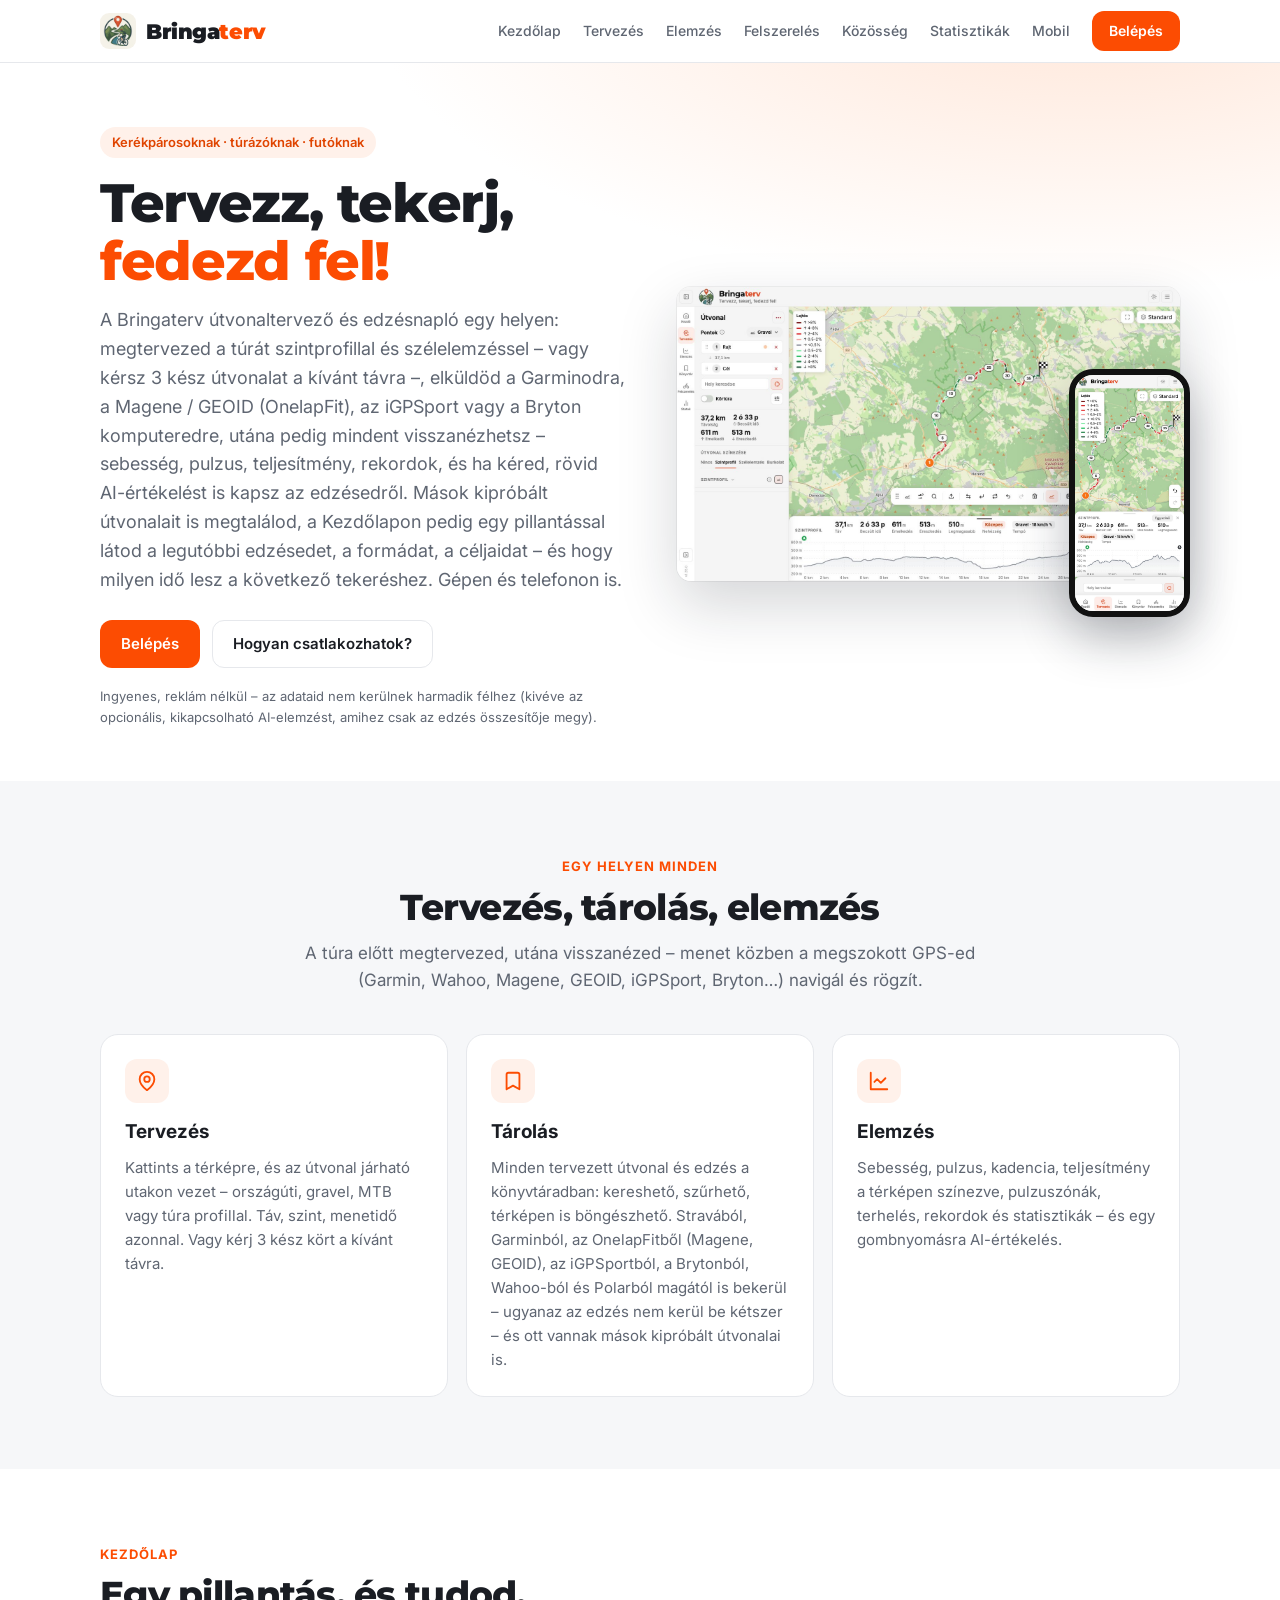
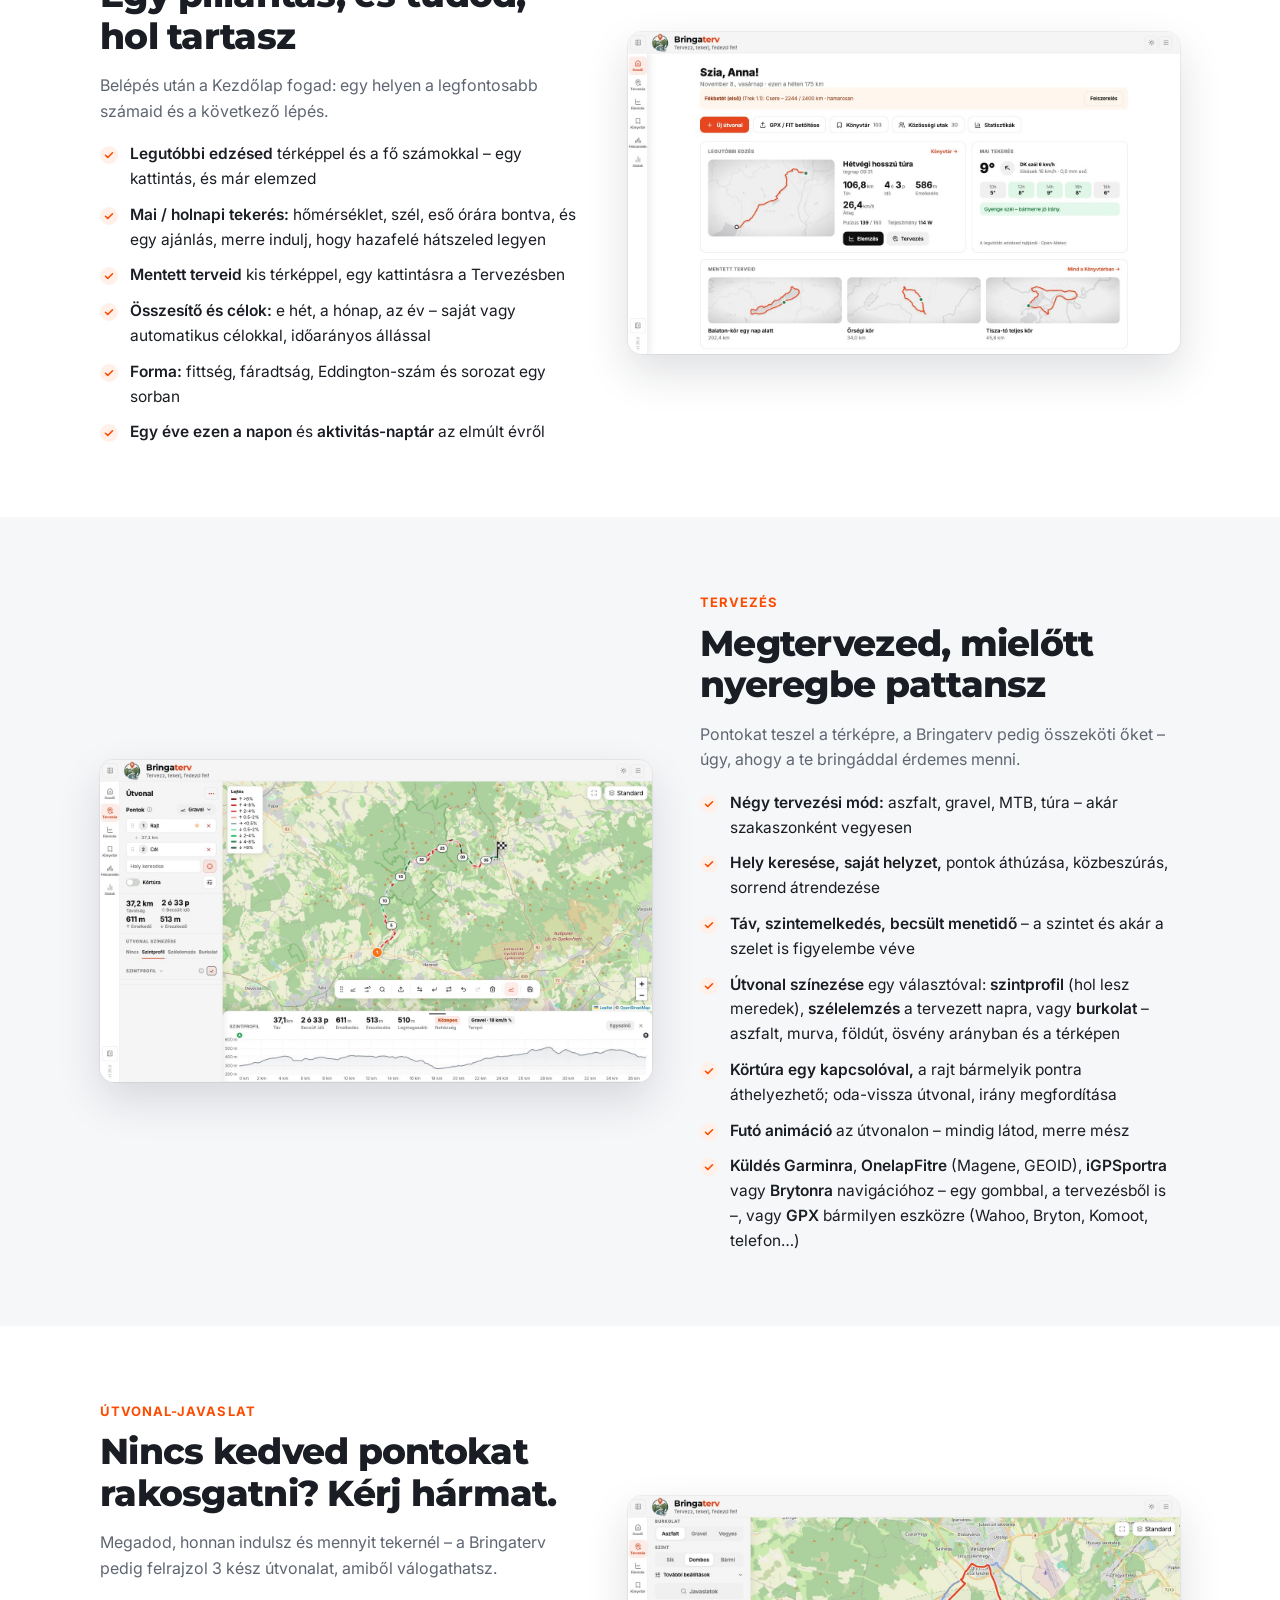
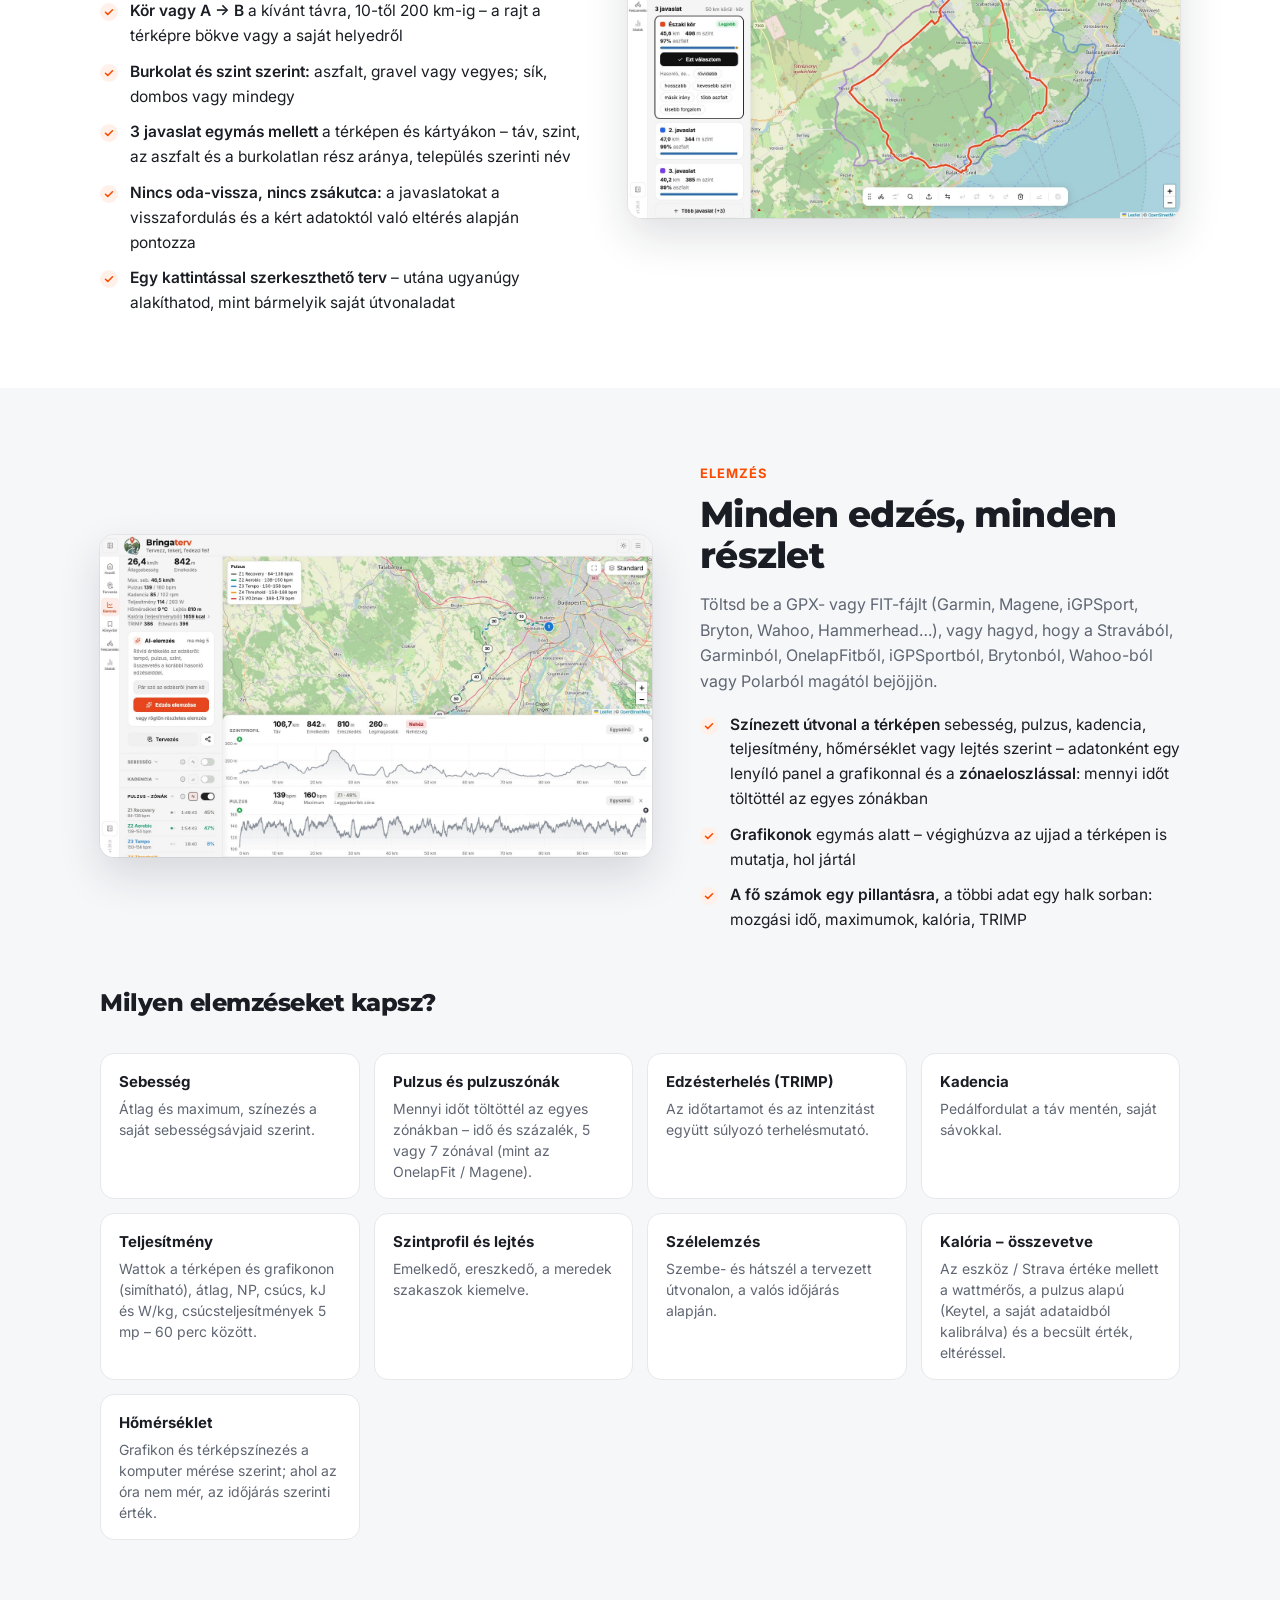
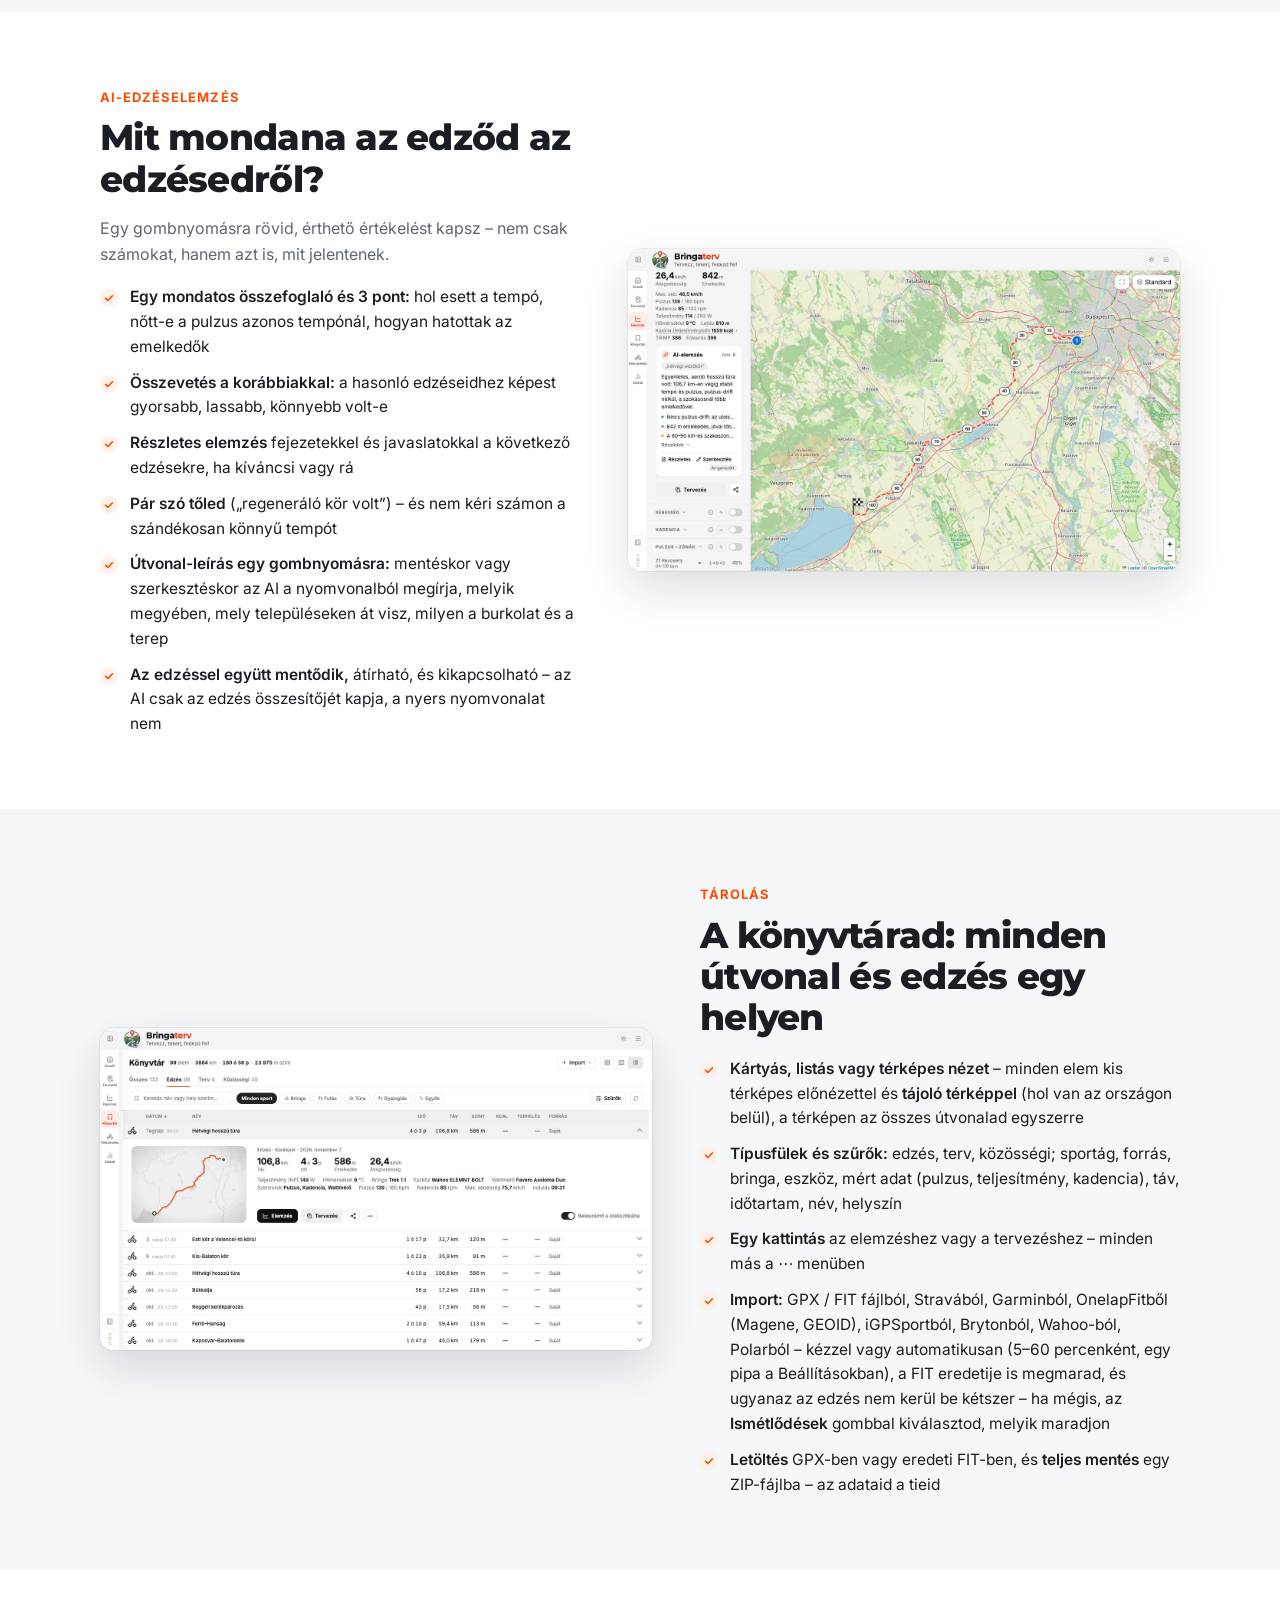
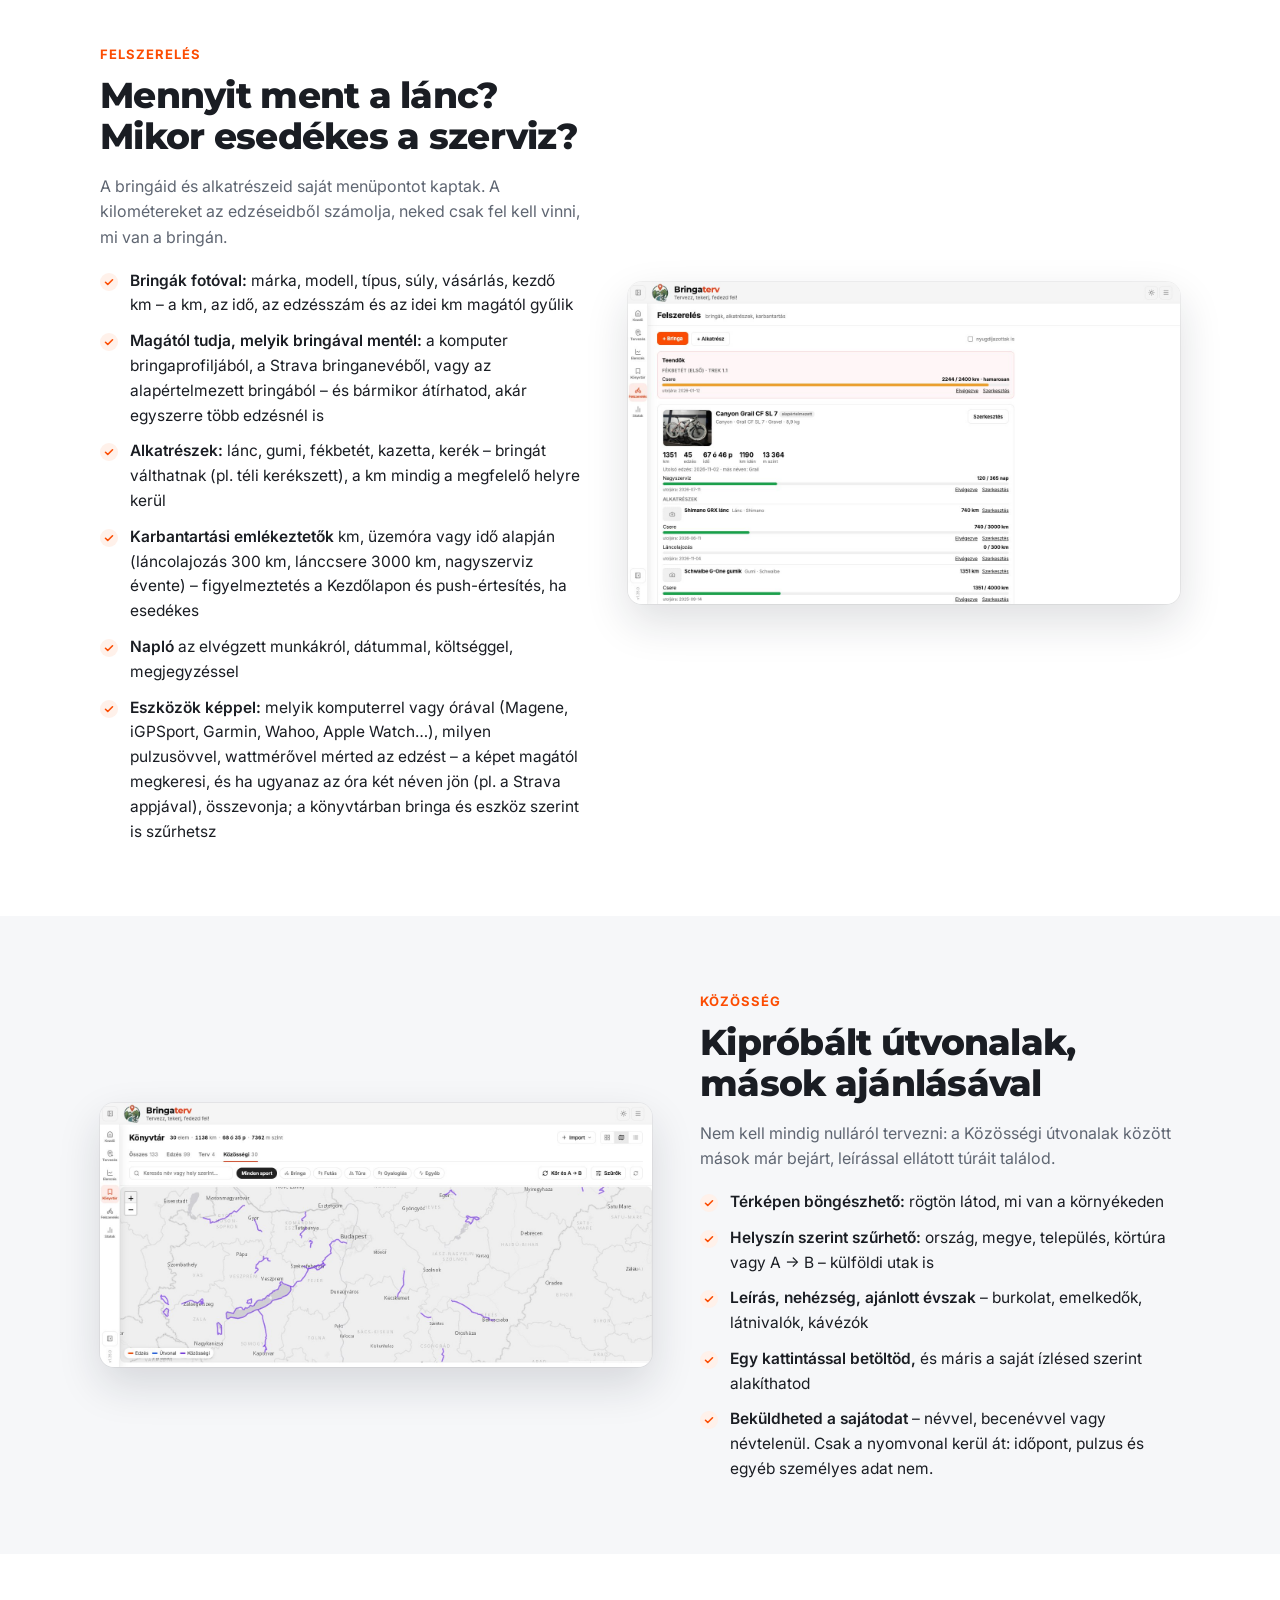
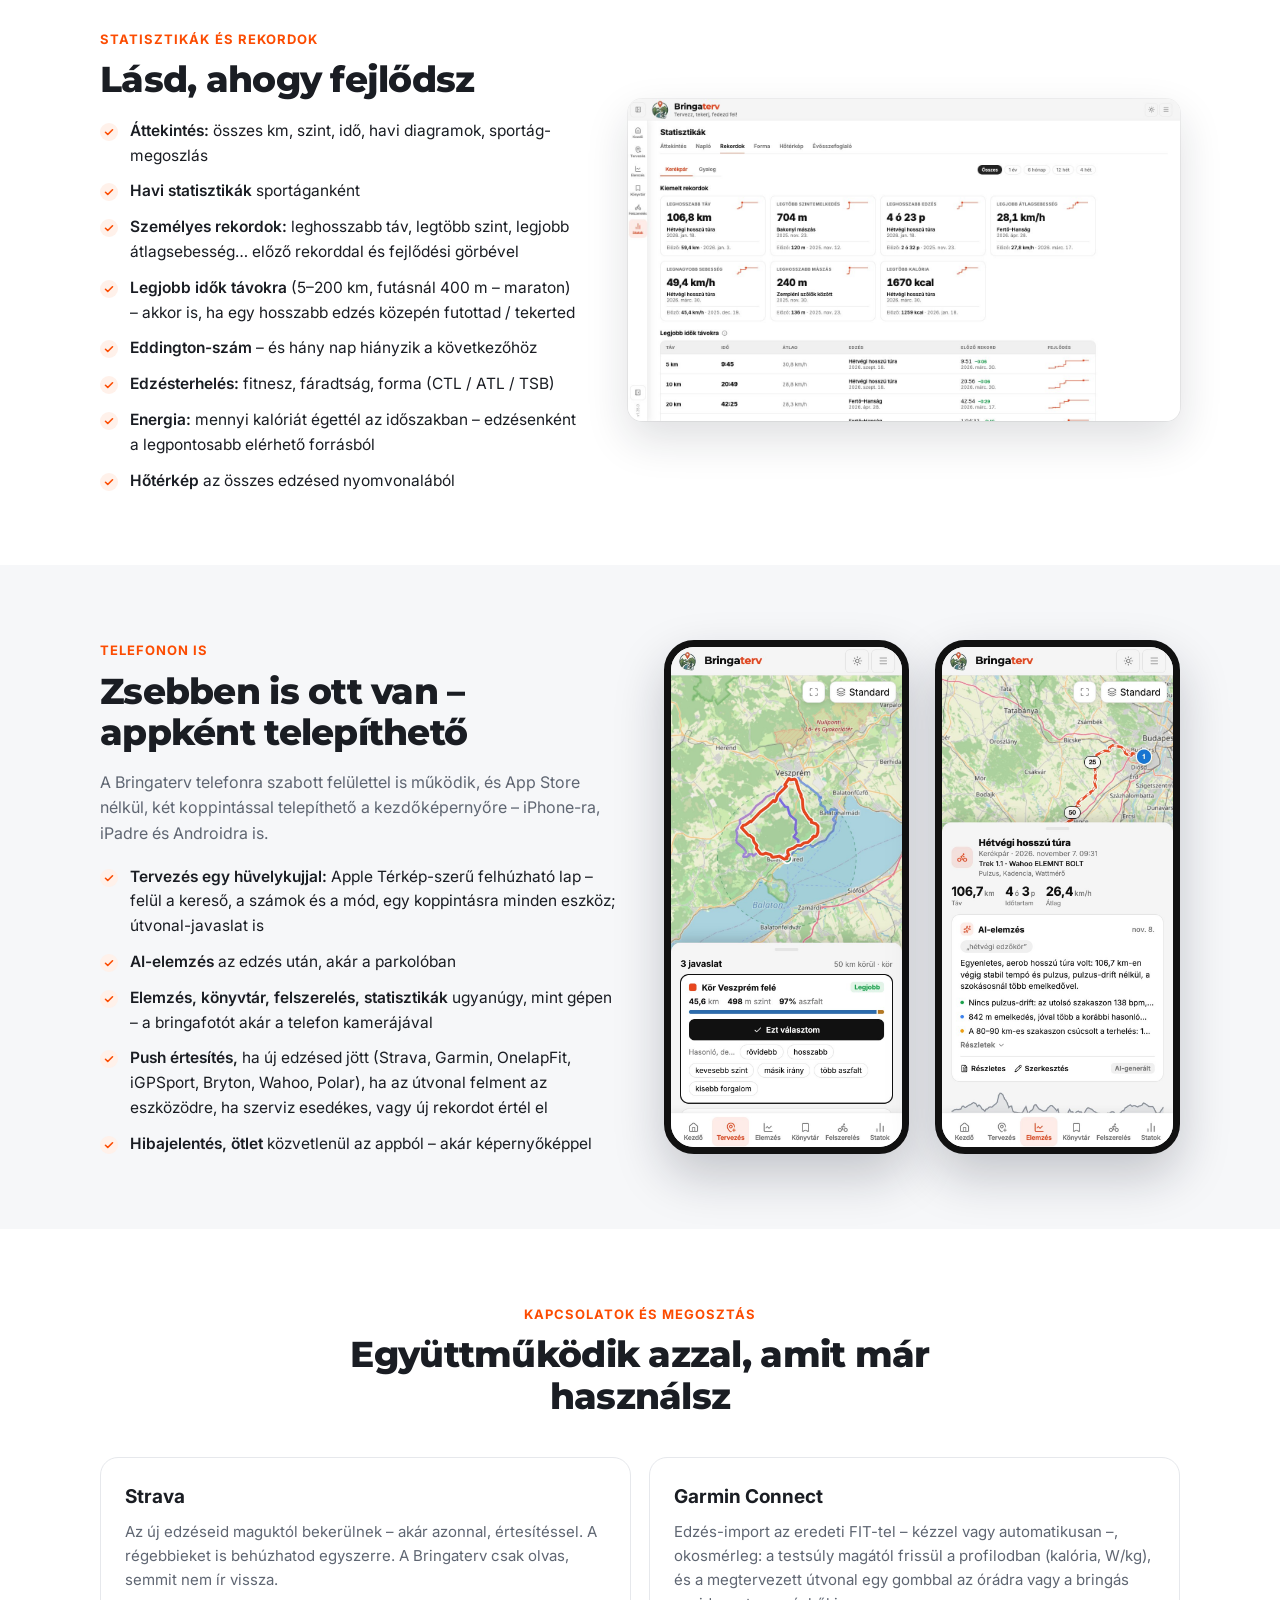
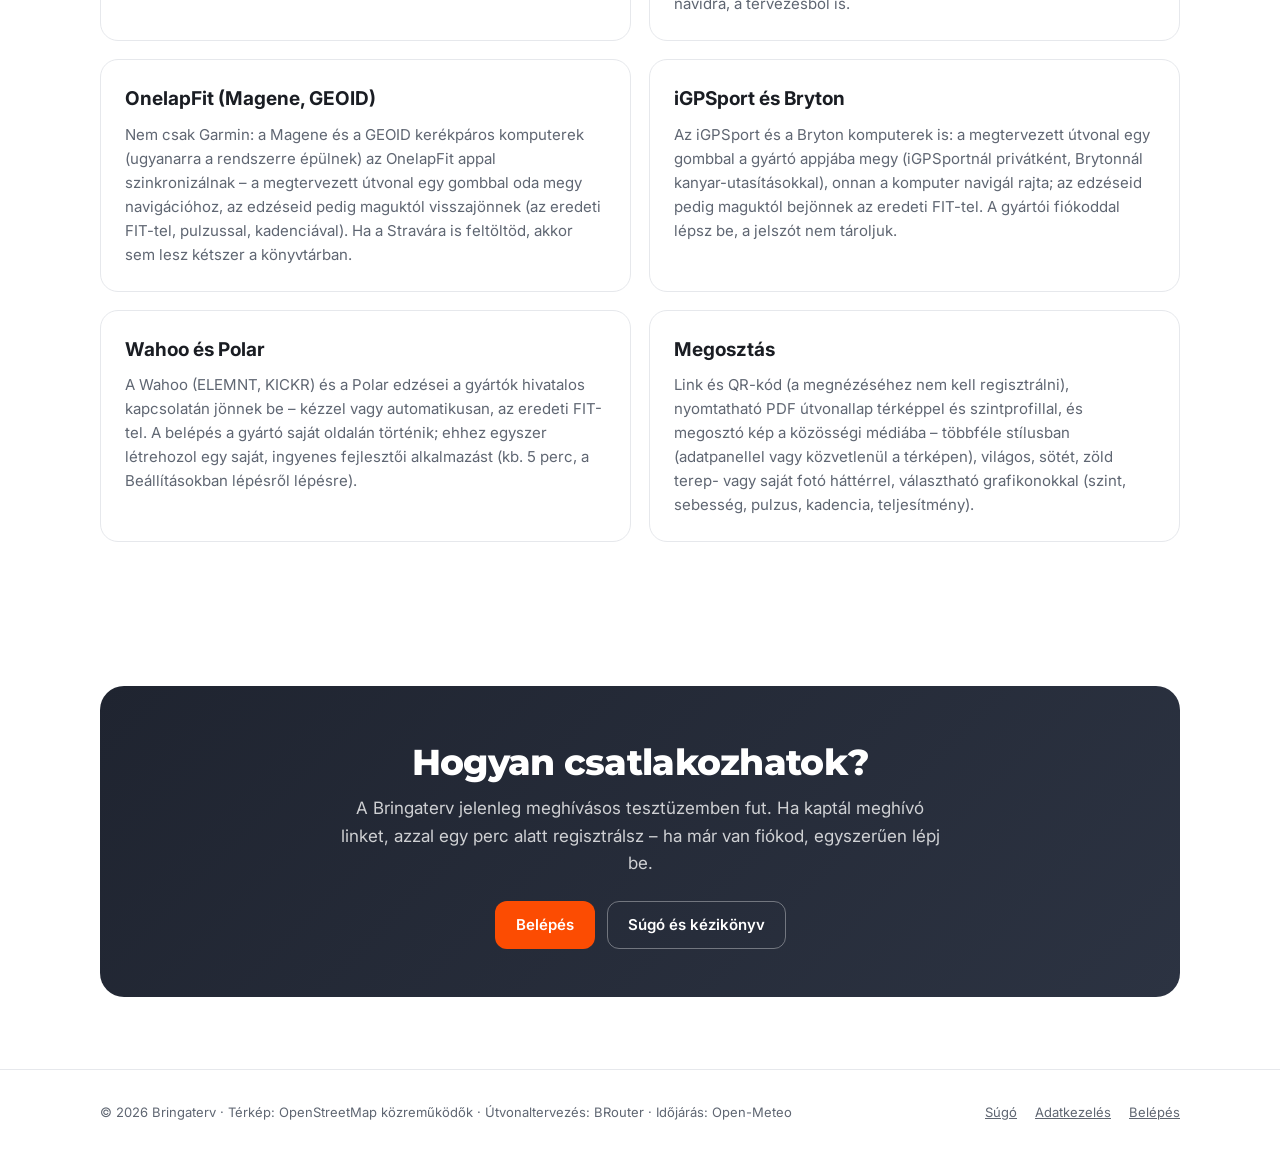
<file: bemutato.html>
<!DOCTYPE html>
<html lang="hu">
<head>
  <meta charset="utf-8">
  <meta name="viewport" content="width=device-width, initial-scale=1, viewport-fit=cover">
  <title>Bringaterv – útvonaltervezés és edzésnapló</title>
  <meta name="description" content="Bringaterv: útvonaltervező és edzésnapló kerékpárosoknak, túrázóknak, futóknak. Tervezés szintprofillal és szélelemzéssel, edzéselemzés, Strava-, Garmin-, OnelapFit- (Magene, GEOID), iGPSport-, Bryton-, Wahoo- és Polar-kapcsolat, statisztikák, rekordok – telefonon is.">
  <meta name="theme-color" content="#ffffff">
  <meta property="og:title" content="Bringaterv – útvonaltervezés és edzésnapló">
  <meta property="og:description" content="Tervezz, tekerj, fedezd fel! Útvonaltervezés, edzéselemzés, Strava, Garmin, OnelapFit, iGPSport, Bryton, Wahoo és Polar – egy helyen, telefonon is.">
  <meta property="og:image" content="./src/assets/banner.jpg">
  <link rel="icon" type="image/x-icon" href="./favicon.ico">
  <link rel="apple-touch-icon" href="./src/assets/icons/apple-touch-icon.png">
  <link rel="preconnect" href="https://fonts.googleapis.com">
  <link rel="preconnect" href="https://fonts.gstatic.com" crossorigin>
  <link href="https://fonts.googleapis.com/css2?family=Montserrat:wght@700;800;900&family=Inter:wght@400;500;600;700&display=swap" rel="stylesheet">
  <style>
    :root {
      --brand: #fc4c02;
      --brand-dark: #e04400;
      --brand-soft: #fff1ea;
      --text: #1a1d23;
      --muted: #5f6672;
      --line: #e6e8ec;
      --bg: #ffffff;
      --bg-alt: #f6f7f9;
      --radius: 18px;
    }
    * { box-sizing: border-box; }
    html { scroll-behavior: smooth; }
    body { margin: 0; font-family: Inter, "Segoe UI", system-ui, sans-serif; color: var(--text); background: var(--bg); line-height: 1.6; -webkit-font-smoothing: antialiased; }
    img { max-width: 100%; height: auto; display: block; }
    a { color: var(--brand); }
    .wrap { max-width: 1120px; margin: 0 auto; padding: 0 20px; }

    /* Fejléc */
    .top { position: sticky; top: 0; z-index: 10; background: rgba(255,255,255,.88); backdrop-filter: saturate(1.4) blur(10px); -webkit-backdrop-filter: saturate(1.4) blur(10px); border-bottom: 1px solid var(--line); }
    .top .wrap { display: flex; align-items: center; justify-content: space-between; height: 62px; gap: 12px; }
    .brand { display: flex; align-items: center; gap: 10px; text-decoration: none; color: var(--text); }
    .brand img { width: 36px; height: 36px; border-radius: 9px; }
    .brand span { font: 900 21px Montserrat, sans-serif; letter-spacing: -.02em; }
    .brand span b { color: var(--brand); font-weight: 900; }
    .top nav { display: flex; align-items: center; gap: 22px; font-size: 14px; font-weight: 500; }
    .top nav a { color: var(--muted); text-decoration: none; }
    .top nav a:hover { color: var(--text); }
    .top nav a.btn-primary, .top nav a.btn-primary:hover { color: #fff; }
    .btn { display: inline-flex; align-items: center; justify-content: center; gap: 8px; padding: 11px 20px; border-radius: 12px; font-weight: 600; font-size: 15px; text-decoration: none; border: 1.5px solid transparent; transition: background .15s, transform .1s; white-space: nowrap; }
    .btn:active { transform: scale(.98); }
    .btn-primary { background: var(--brand); color: #fff; }
    .btn-primary:hover { background: var(--brand-dark); }
    .btn-ghost { border-color: var(--line); color: var(--text); background: #fff; }
    .btn-ghost:hover { background: var(--bg-alt); }
    .top .btn { padding: 8px 16px; font-size: 14px; }
    @media (max-width: 760px) { .top nav a:not(.btn) { display: none; } }

    /* Hero */
    .hero { padding: 64px 0 40px; background: radial-gradient(1200px 500px at 85% -10%, #ffe6d8 0%, rgba(255,230,216,0) 60%), var(--bg); overflow: hidden; }
    .hero .wrap { display: grid; grid-template-columns: 1.05fr 1fr; gap: 48px; align-items: center; }
    .eyebrow { display: inline-block; padding: 5px 12px; border-radius: 999px; background: var(--brand-soft); color: var(--brand-dark); font-size: 13px; font-weight: 600; }
    h1 { font: 800 clamp(34px, 5vw, 54px)/1.08 Montserrat, sans-serif; letter-spacing: -.025em; margin: 16px 0 16px; }
    h1 em { font-style: normal; color: var(--brand); }
    .lead { font-size: 18px; color: var(--muted); margin: 0 0 26px; max-width: 34em; }
    .hero-cta { display: flex; gap: 12px; flex-wrap: wrap; }
    .hero-note { margin-top: 18px; font-size: 13px; color: var(--muted); }
    .hero-shot { position: relative; }
    .hero-shot .desk { border-radius: 14px; box-shadow: 0 24px 60px rgba(20,25,40,.18), 0 0 0 1px rgba(0,0,0,.05); }
    .hero-shot .phone { position: absolute; right: -10px; bottom: -36px; width: 24%; border-radius: 24px; border: 6px solid #111; box-shadow: 0 20px 50px rgba(20,25,40,.3); background: #111; }
    @media (max-width: 900px) {
      .hero { padding-top: 40px; }
      .hero .wrap { grid-template-columns: 1fr; }
      .hero-shot { margin: 0 6% 40px 0; }
    }

    /* Szekciók */
    section { padding: 72px 0; scroll-margin-top: 62px; }
    section.alt { background: var(--bg-alt); }
    .sec-head { max-width: 720px; margin: 0 0 36px; }
    .sec-head.center { margin: 0 auto 40px; text-align: center; }
    h2 { font: 800 clamp(26px, 3.4vw, 36px)/1.15 Montserrat, sans-serif; letter-spacing: -.02em; margin: 8px 0 12px; }
    .kicker { color: var(--brand); font-weight: 700; font-size: 13px; letter-spacing: .08em; text-transform: uppercase; }
    .sec-head p { color: var(--muted); font-size: 17px; margin: 0; }

    /* Három pillér */
    .pillars { display: grid; grid-template-columns: repeat(3, 1fr); gap: 18px; }
    .pillar { background: #fff; border: 1px solid var(--line); border-radius: var(--radius); padding: 24px; }
    .pillar .ico { width: 44px; height: 44px; border-radius: 12px; display: grid; place-items: center; background: var(--brand-soft); color: var(--brand); margin-bottom: 14px; }
    .pillar h3 { margin: 0 0 8px; font-size: 19px; }
    .pillar p { margin: 0; color: var(--muted); font-size: 15px; }
    @media (max-width: 860px) { .pillars { grid-template-columns: 1fr; } }

    /* Funkció-blokk: kép + szöveg */
    .feature { display: grid; grid-template-columns: 1fr 1.15fr; gap: 48px; align-items: center; }
    .feature.rev { grid-template-columns: 1.15fr 1fr; }
    .feature.rev .f-text { order: 2; }
    .f-shot img { border-radius: 14px; box-shadow: 0 18px 44px rgba(20,25,40,.14), 0 0 0 1px rgba(0,0,0,.05); }
    .f-text ul { list-style: none; padding: 0; margin: 18px 0 0; display: grid; gap: 11px; }
    .f-text li { position: relative; padding-left: 30px; color: var(--text); font-size: 15.5px; }
    .f-text li::before { content: ""; position: absolute; left: 0; top: 4px; width: 18px; height: 18px; border-radius: 50%;
      background: var(--brand-soft) url("data:image/svg+xml,%3Csvg xmlns='http://www.w3.org/2000/svg' viewBox='0 0 24 24' fill='none' stroke='%23fc4c02' stroke-width='3.2' stroke-linecap='round' stroke-linejoin='round'%3E%3Cpath d='M5 12.5l4.5 4.5L19 7.5'/%3E%3C/svg%3E") center/12px no-repeat; }
    .f-text li b { font-weight: 600; }
    @media (max-width: 900px) {
      .feature, .feature.rev { grid-template-columns: 1fr; gap: 28px; }
      .feature.rev .f-text { order: 0; }
    }

    /* Elemzés-típusok rács */
    .chips { display: grid; grid-template-columns: repeat(auto-fill, minmax(230px, 1fr)); gap: 14px; margin-top: 36px; }
    .chip { background: #fff; border: 1px solid var(--line); border-radius: 14px; padding: 16px 18px; }
    .chip h4 { margin: 0 0 4px; font-size: 15px; }
    .chip p { margin: 0; color: var(--muted); font-size: 14px; line-height: 1.5; }

    /* Mobil */
    .phones { display: grid; grid-template-columns: repeat(2, minmax(0, 260px)); gap: 26px; justify-content: center; }
    .phones img { border-radius: 30px; border: 7px solid #111; background: #111; box-shadow: 0 22px 50px rgba(20,25,40,.22); }
    .mobile-grid { display: grid; grid-template-columns: 1fr 1fr; gap: 48px; align-items: center; }
    @media (max-width: 900px) { .mobile-grid { grid-template-columns: 1fr; } .phones { grid-template-columns: repeat(2, minmax(0, 1fr)); gap: 14px; } }

    /* Integrációk, megosztás kártyák */
    .cards2 { display: grid; grid-template-columns: repeat(2, 1fr); gap: 18px; }
    @media (max-width: 860px) { .cards2 { grid-template-columns: 1fr; } }

    /* CTA */
    .cta { text-align: center; }
    .cta-box { background: linear-gradient(135deg, #1f2430, #2c3342); color: #fff; border-radius: 24px; padding: 48px 24px; }
    .cta-box h2 { color: #fff; }
    .cta-box p { color: rgba(255,255,255,.78); max-width: 36em; margin: 0 auto 24px; font-size: 17px; }
    .cta-box .btn-ghost { background: transparent; color: #fff; border-color: rgba(255,255,255,.35); }
    .cta-box .btn-ghost:hover { background: rgba(255,255,255,.08); }

    footer { padding: 32px 0 44px; color: var(--muted); font-size: 13px; border-top: 1px solid var(--line); }
    footer .wrap { display: flex; flex-wrap: wrap; gap: 10px 22px; justify-content: space-between; align-items: center; }
    footer nav { display: flex; gap: 18px; }
    footer a { color: var(--muted); }
  </style>
</head>
<body>

  <header class="top">
    <div class="wrap">
      <a class="brand" href="#">
        <img src="./src/assets/icons/icon-192.png" alt="">
        <span>Bringa<b>terv</b></span>
      </a>
      <nav>
        <a href="#kezdolap">Kezdőlap</a>
        <a href="#tervezes">Tervezés</a>
        <a href="#elemzes">Elemzés</a>
        <a href="#felszereles">Felszerelés</a>
        <a href="#kozosseg">Közösség</a>
        <a href="#statisztikak">Statisztikák</a>
        <a href="#mobil">Mobil</a>
        <a class="btn btn-primary" href="./login.html">Belépés</a>
      </nav>
    </div>
  </header>

  <!-- Hero -->
  <div class="hero">
    <div class="wrap">
      <div>
        <span class="eyebrow">Kerékpárosoknak · túrázóknak · futóknak</span>
        <h1>Tervezz, tekerj, <em>fedezd fel!</em></h1>
        <p class="lead">A Bringaterv útvonaltervező és edzésnapló egy helyen: megtervezed a túrát szintprofillal és szélelemzéssel – vagy kérsz 3 kész útvonalat a kívánt távra –, elküldöd a Garminodra, a Magene / GEOID (OnelapFit), az iGPSport vagy a Bryton komputeredre, utána pedig mindent visszanézhetsz – sebesség, pulzus, teljesítmény, rekordok, és ha kéred, rövid AI-értékelést is kapsz az edzésedről. Mások kipróbált útvonalait is megtalálod, a Kezdőlapon pedig egy pillantással látod a legutóbbi edzésedet, a formádat, a céljaidat – és hogy milyen idő lesz a következő tekeréshez. Gépen és telefonon is.</p>
        <div class="hero-cta">
          <a class="btn btn-primary" href="./login.html">Belépés</a>
          <a class="btn btn-ghost" href="#hogyan">Hogyan csatlakozhatok?</a>
        </div>
        <p class="hero-note">Ingyenes, reklám nélkül – az adataid nem kerülnek harmadik félhez (kivéve az opcionális, kikapcsolható AI-elemzést, amihez csak az edzés összesítője megy).</p>
      </div>
      <div class="hero-shot">
        <img class="desk" src="./screenshots/tervezes.jpg" alt="Útvonaltervezés a Bringatervben asztali nézetben" width="1440" height="840">
        <img class="phone" src="./screenshots/mobil-tervezes.jpg" alt="Útvonaltervezés telefonon" width="780" height="1688" loading="lazy">
      </div>
    </div>
  </div>

  <!-- Három pillér -->
  <section class="alt">
    <div class="wrap">
      <div class="sec-head center">
        <span class="kicker">Egy helyen minden</span>
        <h2>Tervezés, tárolás, elemzés</h2>
        <p>A túra előtt megtervezed, utána visszanézed – menet közben a megszokott GPS-ed (Garmin, Wahoo, Magene, GEOID, iGPSport, Bryton…) navigál és rögzít.</p>
      </div>
      <div class="pillars">
        <div class="pillar">
          <div class="ico"><svg width="22" height="22" viewBox="0 0 24 24" fill="none" stroke="currentColor" stroke-width="2" stroke-linecap="round" stroke-linejoin="round"><path d="M20 10c0 6-8 12-8 12s-8-6-8-12a8 8 0 0 1 16 0Z"/><circle cx="12" cy="10" r="3"/></svg></div>
          <h3>Tervezés</h3>
          <p>Kattints a térképre, és az útvonal járható utakon vezet – országúti, gravel, MTB vagy túra profillal. Táv, szint, menetidő azonnal. Vagy kérj 3 kész kört a kívánt távra.</p>
        </div>
        <div class="pillar">
          <div class="ico"><svg width="22" height="22" viewBox="0 0 24 24" fill="none" stroke="currentColor" stroke-width="2" stroke-linecap="round" stroke-linejoin="round"><path d="m19 21-7-4-7 4V5a2 2 0 0 1 2-2h10a2 2 0 0 1 2 2v16z"/></svg></div>
          <h3>Tárolás</h3>
          <p>Minden tervezett útvonal és edzés a könyvtáradban: kereshető, szűrhető, térképen is böngészhető. Stravából, Garminból, az OnelapFitből (Magene, GEOID), az iGPSportból, a Brytonból, Wahoo-ból és Polarból magától is bekerül – ugyanaz az edzés nem kerül be kétszer – és ott vannak mások kipróbált útvonalai is.</p>
        </div>
        <div class="pillar">
          <div class="ico"><svg width="22" height="22" viewBox="0 0 24 24" fill="none" stroke="currentColor" stroke-width="2" stroke-linecap="round" stroke-linejoin="round"><path d="M3 3v18h18"/><path d="m19 9-5 5-4-4-3 3"/></svg></div>
          <h3>Elemzés</h3>
          <p>Sebesség, pulzus, kadencia, teljesítmény a térképen színezve, pulzuszónák, terhelés, rekordok és statisztikák – és egy gombnyomásra AI-értékelés.</p>
        </div>
      </div>
    </div>
  </section>

  <!-- Kezdőlap -->
  <section id="kezdolap">
    <div class="wrap feature">
      <div class="f-text">
        <span class="kicker">Kezdőlap</span>
        <h2>Egy pillantás, és tudod, hol tartasz</h2>
        <p class="sec-sub" style="color:var(--muted)">Belépés után a Kezdőlap fogad: egy helyen a legfontosabb számaid és a következő lépés.</p>
        <ul>
          <li><b>Legutóbbi edzésed</b> térképpel és a fő számokkal – egy kattintás, és már elemzed</li>
            <li><b>Mai / holnapi tekerés:</b> hőmérséklet, szél, eső órára bontva, és egy ajánlás, merre indulj, hogy hazafelé hátszeled legyen</li>
            <li><b>Mentett terveid</b> kis térképpel, egy kattintásra a Tervezésben</li>
            <li><b>Összesítő és célok:</b> e hét, a hónap, az év – saját vagy automatikus célokkal, időarányos állással</li>
            <li><b>Forma:</b> fittség, fáradtság, Eddington-szám és sorozat egy sorban</li>
            <li><b>Egy éve ezen a napon</b> és <b>aktivitás-naptár</b> az elmúlt évről</li>
          </ul>
      </div>
      <div class="f-shot"><img src="./screenshots/kezdolap.jpg" alt="A Kezdőlap a legutóbbi edzéssel, időjárással, mentett tervekkel és összesítővel" width="1440" height="840" loading="lazy"></div>
    </div>
  </section>

  <!-- Tervezés -->
  <section id="tervezes" class="alt">
    <div class="wrap feature rev">
      <div class="f-text">
        <span class="kicker">Tervezés</span>
        <h2>Megtervezed, mielőtt nyeregbe pattansz</h2>
        <p class="sec-sub" style="color:var(--muted)">Pontokat teszel a térképre, a Bringaterv pedig összeköti őket – úgy, ahogy a te bringáddal érdemes menni.</p>
        <ul>
          <li><b>Négy tervezési mód:</b> aszfalt, gravel, MTB, túra – akár szakaszonként vegyesen</li>
            <li><b>Hely keresése, saját helyzet,</b> pontok áthúzása, közbeszúrás, sorrend átrendezése</li>
            <li><b>Táv, szintemelkedés, becsült menetidő</b> – a szintet és akár a szelet is figyelembe véve</li>
            <li><b>Útvonal színezése</b> egy választóval: <b>szintprofil</b> (hol lesz meredek), <b>szélelemzés</b> a tervezett napra, vagy <b>burkolat</b> – aszfalt, murva, földút, ösvény arányban és a térképen</li>
            <li><b>Körtúra egy kapcsolóval,</b> a rajt bármelyik pontra áthelyezhető; oda-vissza útvonal, irány megfordítása</li>
            <li><b>Futó animáció</b> az útvonalon – mindig látod, merre mész</li>
            <li><b>Küldés Garminra</b>, <b>OnelapFitre</b> (Magene, GEOID), <b>iGPSportra</b> vagy <b>Brytonra</b> navigációhoz – egy gombbal, a tervezésből is –, vagy <b>GPX</b> bármilyen eszközre (Wahoo, Bryton, Komoot, telefon…)</li>
          </ul>
      </div>
      <div class="f-shot"><img src="./screenshots/tervezes.jpg" alt="Tervezés asztali nézetben" width="1440" height="840" loading="lazy"></div>
    </div>
  </section>

  <!-- Útvonal-javaslat -->
  <section id="javaslat">
    <div class="wrap feature">
      <div class="f-text">
        <span class="kicker">Útvonal-javaslat</span>
        <h2>Nincs kedved pontokat rakosgatni? Kérj hármat.</h2>
        <p class="sec-sub" style="color:var(--muted)">Megadod, honnan indulsz és mennyit tekernél – a Bringaterv pedig felrajzol 3 kész útvonalat, amiből válogathatsz.</p>
        <ul>
          <li><b>Kör vagy A → B</b> a kívánt távra, 10-től 200 km-ig – a rajt a térképre bökve vagy a saját helyedről</li>
          <li><b>Burkolat és szint szerint:</b> aszfalt, gravel vagy vegyes; sík, dombos vagy mindegy</li>
          <li><b>3 javaslat egymás mellett</b> a térképen és kártyákon – táv, szint, az aszfalt és a burkolatlan rész aránya, település szerinti név</li>
          <li><b>Nincs oda-vissza, nincs zsákutca:</b> a javaslatokat a visszafordulás és a kért adatoktól való eltérés alapján pontozza</li>
          <li><b>Egy kattintással szerkeszthető terv</b> – utána ugyanúgy alakíthatod, mint bármelyik saját útvonaladat</li>
        </ul>
      </div>
      <div class="f-shot"><img src="./screenshots/utvonal-javaslat.jpg" alt="Útvonal-javaslat: 3 kör Balatonfüredről 50 km-re a térképen és kártyákon" width="1440" height="840" loading="lazy"></div>
    </div>
  </section>

  <!-- Elemzés -->
  <section id="elemzes" class="alt">
    <div class="wrap">
      <div class="feature rev">
        <div class="f-text">
          <span class="kicker">Elemzés</span>
          <h2>Minden edzés, minden részlet</h2>
          <p style="color:var(--muted)">Töltsd be a GPX- vagy FIT-fájlt (Garmin, Magene, iGPSport, Bryton, Wahoo, Hammerhead…), vagy hagyd, hogy a Stravából, Garminból, OnelapFitből, iGPSportból, Brytonból, Wahoo-ból vagy Polarból magától bejöjjön.</p>
          <ul>
            <li><b>Színezett útvonal a térképen</b> sebesség, pulzus, kadencia, teljesítmény, hőmérséklet vagy lejtés szerint – adatonként egy lenyíló panel a grafikonnal és a <b>zónaeloszlással</b>: mennyi időt töltöttél az egyes zónákban</li>
            <li><b>Grafikonok</b> egymás alatt – végighúzva az ujjad a térképen is mutatja, hol jártál</li>
            <li><b>A fő számok egy pillantásra,</b> a többi adat egy halk sorban: mozgási idő, maximumok, kalória, TRIMP</li>
          </ul>
        </div>
        <div class="f-shot"><img src="./screenshots/elemzes.jpg" alt="Edzéselemzés színezett útvonallal és grafikonokkal" width="1440" height="840" loading="lazy"></div>
      </div>

      <div class="sec-head" style="margin-top:56px;margin-bottom:0">
        <h2 style="font-size:24px">Milyen elemzéseket kapsz?</h2>
      </div>
      <div class="chips">
        <div class="chip"><h4>Sebesség</h4><p>Átlag és maximum, színezés a saját sebességsávjaid szerint.</p></div>
        <div class="chip"><h4>Pulzus és pulzuszónák</h4><p>Mennyi időt töltöttél az egyes zónákban – idő és százalék, 5 vagy 7 zónával (mint az OnelapFit / Magene).</p></div>
        <div class="chip"><h4>Edzésterhelés (TRIMP)</h4><p>Az időtartamot és az intenzitást együtt súlyozó terhelésmutató.</p></div>
        <div class="chip"><h4>Kadencia</h4><p>Pedálfordulat a táv mentén, saját sávokkal.</p></div>
        <div class="chip"><h4>Teljesítmény</h4><p>Wattok a térképen és grafikonon (simítható), átlag, NP, csúcs, kJ és W/kg, csúcsteljesítmények 5 mp – 60 perc között.</p></div>
        <div class="chip"><h4>Szintprofil és lejtés</h4><p>Emelkedő, ereszkedő, a meredek szakaszok kiemelve.</p></div>
        <div class="chip"><h4>Szélelemzés</h4><p>Szembe- és hátszél a tervezett útvonalon, a valós időjárás alapján.</p></div>
        <div class="chip"><h4>Kalória – összevetve</h4><p>Az eszköz / Strava értéke mellett a wattmérős, a pulzus alapú (Keytel, a saját adataidból kalibrálva) és a becsült érték, eltéréssel.</p></div>
        <div class="chip"><h4>Hőmérséklet</h4><p>Grafikon és térképszínezés a komputer mérése szerint; ahol az óra nem mér, az időjárás szerinti érték.</p></div>
      </div>
    </div>
  </section>

  <!-- AI-edzéselemzés -->
  <section id="ai">
    <div class="wrap feature">
      <div class="f-text">
        <span class="kicker">AI-edzéselemzés</span>
        <h2>Mit mondana az edződ az edzésedről?</h2>
        <p class="sec-sub" style="color:var(--muted)">Egy gombnyomásra rövid, érthető értékelést kapsz – nem csak számokat, hanem azt is, mit jelentenek.</p>
        <ul>
          <li><b>Egy mondatos összefoglaló és 3 pont:</b> hol esett a tempó, nőtt-e a pulzus azonos tempónál, hogyan hatottak az emelkedők</li>
          <li><b>Összevetés a korábbiakkal:</b> a hasonló edzéseidhez képest gyorsabb, lassabb, könnyebb volt-e</li>
          <li><b>Részletes elemzés</b> fejezetekkel és javaslatokkal a következő edzésekre, ha kíváncsi vagy rá</li>
          <li><b>Pár szó tőled</b> („regeneráló kör volt”) – és nem kéri számon a szándékosan könnyű tempót</li>
          <li><b>Útvonal-leírás egy gombnyomásra:</b> mentéskor vagy szerkesztéskor az AI a nyomvonalból megírja, melyik megyében, mely településeken át visz, milyen a burkolat és a terep</li>
          <li><b>Az edzéssel együtt mentődik,</b> átírható, és kikapcsolható – az AI csak az edzés összesítőjét kapja, a nyers nyomvonalat nem</li>
        </ul>
      </div>
      <div class="f-shot"><img src="./screenshots/elemzes-ai.jpg" alt="AI-elemzés kártya az Elemzés oldalon egy balatoni edzésnél" width="1440" height="840" loading="lazy"></div>
    </div>
  </section>

  <!-- Könyvtár -->
  <section id="konyvtar" class="alt">
    <div class="wrap feature rev">
      <div class="f-text">
        <span class="kicker">Tárolás</span>
        <h2>A könyvtárad: minden útvonal és edzés egy helyen</h2>
        <ul>
          <li><b>Kártyás, listás vagy térképes nézet</b> – minden elem kis térképes előnézettel és <b>tájoló térképpel</b> (hol van az országon belül), a térképen az összes útvonalad egyszerre</li>
            <li><b>Típusfülek és szűrők:</b> edzés, terv, közösségi; sportág, forrás, bringa, eszköz, mért adat (pulzus, teljesítmény, kadencia), táv, időtartam, név, helyszín</li>
            <li><b>Egy kattintás</b> az elemzéshez vagy a tervezéshez – minden más a ⋯ menüben</li>
            <li><b>Import:</b> GPX / FIT fájlból, Stravából, Garminból, OnelapFitből (Magene, GEOID), iGPSportból, Brytonból, Wahoo-ból, Polarból – kézzel vagy automatikusan (5–60 percenként, egy pipa a Beállításokban), a FIT eredetije is megmarad, és ugyanaz az edzés nem kerül be kétszer – ha mégis, az <b>Ismétlődések</b> gombbal kiválasztod, melyik maradjon</li>
            <li><b>Letöltés</b> GPX-ben vagy eredeti FIT-ben, és <b>teljes mentés</b> egy ZIP-fájlba – az adataid a tieid</li>
          </ul>
      </div>
      <div class="f-shot"><img src="./screenshots/konyvtar.jpg" alt="Könyvtár kártyás nézetben" width="1440" height="840" loading="lazy"></div>
    </div>
  </section>

  <!-- Felszerelés -->
  <section id="felszereles">
    <div class="wrap feature">
      <div class="f-text">
        <span class="kicker">Felszerelés</span>
        <h2>Mennyit ment a lánc? Mikor esedékes a szerviz?</h2>
        <p class="sec-sub" style="color:var(--muted)">A bringáid és alkatrészeid saját menüpontot kaptak. A kilométereket az edzéseidből számolja, neked csak fel kell vinni, mi van a bringán.</p>
        <ul>
          <li><b>Bringák fotóval:</b> márka, modell, típus, súly, vásárlás, kezdő km – a km, az idő, az edzésszám és az idei km magától gyűlik</li>
          <li><b>Magától tudja, melyik bringával mentél:</b> a komputer bringaprofiljából, a Strava bringanevéből, vagy az alapértelmezett bringából – és bármikor átírhatod, akár egyszerre több edzésnél is</li>
          <li><b>Alkatrészek:</b> lánc, gumi, fékbetét, kazetta, kerék – bringát válthatnak (pl. téli kerékszett), a km mindig a megfelelő helyre kerül</li>
          <li><b>Karbantartási emlékeztetők</b> km, üzemóra vagy idő alapján (láncolajozás 300 km, lánccsere 3000 km, nagyszerviz évente) – figyelmeztetés a Kezdőlapon és push-értesítés, ha esedékes</li>
          <li><b>Napló</b> az elvégzett munkákról, dátummal, költséggel, megjegyzéssel</li>
          <li><b>Eszközök képpel:</b> melyik komputerrel vagy órával (Magene, iGPSport, Garmin, Wahoo, Apple Watch…), milyen pulzusövvel, wattmérővel mérted az edzést – a képet magától megkeresi, és ha ugyanaz az óra két néven jön (pl. a Strava appjával), összevonja; a könyvtárban bringa és eszköz szerint is szűrhetsz</li>
        </ul>
      </div>
      <div class="f-shot"><img src="./screenshots/felszereles.jpg" alt="Felszerelés: teendők, bringa fotóval, alkatrészek karbantartási csíkokkal" width="1440" height="840" loading="lazy"></div>
    </div>
  </section>

  <!-- Közösségi útvonalak -->
  <section id="kozosseg" class="alt">
    <div class="wrap feature rev">
      <div class="f-text">
        <span class="kicker">Közösség</span>
        <h2>Kipróbált útvonalak, mások ajánlásával</h2>
        <p class="sec-sub" style="color:var(--muted)">Nem kell mindig nulláról tervezni: a Közösségi útvonalak között mások már bejárt, leírással ellátott túráit találod.</p>
        <ul>
          <li><b>Térképen böngészhető:</b> rögtön látod, mi van a környékeden</li>
          <li><b>Helyszín szerint szűrhető:</b> ország, megye, település, körtúra vagy A → B – külföldi utak is</li>
          <li><b>Leírás, nehézség, ajánlott évszak</b> – burkolat, emelkedők, látnivalók, kávézók</li>
          <li><b>Egy kattintással betöltöd,</b> és máris a saját ízlésed szerint alakíthatod</li>
          <li><b>Beküldheted a sajátodat</b> – névvel, becenévvel vagy névtelenül. Csak a nyomvonal kerül át: időpont, pulzus és egyéb személyes adat nem.</li>
        </ul>
      </div>
      <div class="f-shot"><img src="./screenshots/kozossegi-terkep.jpg" alt="Közösségi útvonalak a Könyvtár térképes nézetében" width="1440" height="690" loading="lazy"></div>
    </div>
  </section>

  <!-- Statisztikák és rekordok -->
  <section id="statisztikak">
    <div class="wrap feature">
      <div class="f-text">
        <span class="kicker">Statisztikák és rekordok</span>
        <h2>Lásd, ahogy fejlődsz</h2>
        <ul>
          <li><b>Áttekintés:</b> összes km, szint, idő, havi diagramok, sportág-megoszlás</li>
          <li><b>Havi statisztikák</b> sportáganként</li>
          <li><b>Személyes rekordok:</b> leghosszabb táv, legtöbb szint, legjobb átlagsebesség… előző rekorddal és fejlődési görbével</li>
          <li><b>Legjobb idők távokra</b> (5–200 km, futásnál 400 m – maraton) – akkor is, ha egy hosszabb edzés közepén futottad / tekerted</li>
          <li><b>Eddington-szám</b> – és hány nap hiányzik a következőhöz</li>
          <li><b>Edzésterhelés:</b> fitnesz, fáradtság, forma (CTL / ATL / TSB)</li>
          <li><b>Energia:</b> mennyi kalóriát égettél az időszakban – edzésenként a legpontosabb elérhető forrásból</li>
          <li><b>Hőtérkép</b> az összes edzésed nyomvonalából</li>
        </ul>
      </div>
      <div class="f-shot"><img src="./screenshots/rekordok.jpg" alt="Személyes rekordok" width="1440" height="840" loading="lazy"></div>
    </div>
  </section>

  <!-- Mobil -->
  <section id="mobil" class="alt">
    <div class="wrap mobile-grid">
      <div class="f-text">
        <span class="kicker">Telefonon is</span>
        <h2>Zsebben is ott van – appként telepíthető</h2>
        <p style="color:var(--muted)">A Bringaterv telefonra szabott felülettel is működik, és App Store nélkül, két koppintással telepíthető a kezdőképernyőre – iPhone-ra, iPadre és Androidra is.</p>
        <ul>
          <li><b>Tervezés egy hüvelykujjal:</b> Apple Térkép-szerű felhúzható lap – felül a kereső, a számok és a mód, egy koppintásra minden eszköz; útvonal-javaslat is</li>
          <li><b>AI-elemzés</b> az edzés után, akár a parkolóban</li>
          <li><b>Elemzés, könyvtár, felszerelés, statisztikák</b> ugyanúgy, mint gépen – a bringafotót akár a telefon kamerájával</li>
          <li><b>Push értesítés,</b> ha új edzésed jött (Strava, Garmin, OnelapFit, iGPSport, Bryton, Wahoo, Polar), ha az útvonal felment az eszközödre, ha szerviz esedékes, vagy új rekordot értél el</li>
          <li><b>Hibajelentés, ötlet</b> közvetlenül az appból – akár képernyőképpel</li>
        </ul>
      </div>
      <div class="phones">
        <img src="./screenshots/mobil-utvonal-javaslat.jpg" alt="Útvonal-javaslat telefonon: 3 kör a térképen, alatta a kártyák" width="780" height="1688" loading="lazy">
        <img src="./screenshots/mobil-ai-elemzes.jpg" alt="AI-elemzés telefonon egy balatoni edzésnél" width="780" height="1688" loading="lazy">
      </div>
    </div>
  </section>

  <!-- Integrációk és megosztás -->
  <section>
    <div class="wrap">
      <div class="sec-head center">
        <span class="kicker">Kapcsolatok és megosztás</span>
        <h2>Együttműködik azzal, amit már használsz</h2>
      </div>
      <div class="cards2">
        <div class="pillar">
          <h3>Strava</h3>
          <p>Az új edzéseid maguktól bekerülnek – akár azonnal, értesítéssel. A régebbieket is behúzhatod egyszerre. A Bringaterv csak olvas, semmit nem ír vissza.</p>
        </div>
        <div class="pillar">
          <h3>Garmin Connect</h3>
          <p>Edzés-import az eredeti FIT-tel – kézzel vagy automatikusan –, okosmérleg: a testsúly magától frissül a profilodban (kalória, W/kg), és a megtervezett útvonal egy gombbal az órádra vagy a bringás navidra, a tervezésből is.</p>
        </div>
        <div class="pillar">
          <h3>OnelapFit (Magene, GEOID)</h3>
          <p>Nem csak Garmin: a Magene és a GEOID kerékpáros komputerek (ugyanarra a rendszerre épülnek) az OnelapFit appal szinkronizálnak – a megtervezett útvonal egy gombbal oda megy navigációhoz, az edzéseid pedig maguktól visszajönnek (az eredeti FIT-tel, pulzussal, kadenciával). Ha a Stravára is feltöltöd, akkor sem lesz kétszer a könyvtárban.</p>
        </div>
        <div class="pillar">
          <h3>iGPSport és Bryton</h3>
          <p>Az iGPSport és a Bryton komputerek is: a megtervezett útvonal egy gombbal a gyártó appjába megy (iGPSportnál privátként, Brytonnál kanyar-utasításokkal), onnan a komputer navigál rajta; az edzéseid pedig maguktól bejönnek az eredeti FIT-tel. A gyártói fiókoddal lépsz be, a jelszót nem tároljuk.</p>
        </div>
        <div class="pillar">
          <h3>Wahoo és Polar</h3>
          <p>A Wahoo (ELEMNT, KICKR) és a Polar edzései a gyártók hivatalos kapcsolatán jönnek be – kézzel vagy automatikusan, az eredeti FIT-tel. A belépés a gyártó saját oldalán történik; ehhez egyszer létrehozol egy saját, ingyenes fejlesztői alkalmazást (kb. 5 perc, a Beállításokban lépésről lépésre).</p>
        </div>
        <div class="pillar">
          <h3>Megosztás</h3>
          <p>Link és QR-kód (a megnézéséhez nem kell regisztrálni), nyomtatható PDF útvonallap térképpel és szintprofillal, és megosztó kép a közösségi médiába – többféle stílusban (adatpanellel vagy közvetlenül a térképen), világos, sötét, zöld terep- vagy saját fotó háttérrel, választható grafikonokkal (szint, sebesség, pulzus, kadencia, teljesítmény).</p>
        </div>
      </div>
    </div>
  </section>

  <!-- Csatlakozás -->
  <section id="hogyan" class="cta">
    <div class="wrap">
      <div class="cta-box">
        <h2>Hogyan csatlakozhatok?</h2>
        <p>A Bringaterv jelenleg meghívásos tesztüzemben fut. Ha kaptál meghívó linket, azzal egy perc alatt regisztrálsz – ha már van fiókod, egyszerűen lépj be.</p>
        <p data-contact hidden>Szeretnél meghívót, vagy kérdésed van? Írj ide: <a data-contact-link style="color:#fff;font-weight:600"></a></p>
        <div class="hero-cta" style="justify-content:center">
          <a class="btn btn-primary" href="./login.html">Belépés</a>
          <a class="btn btn-ghost" href="./help.html">Súgó és kézikönyv</a>
        </div>
      </div>
    </div>
  </section>

  <footer>
    <div class="wrap">
      <span>© 2026 Bringaterv · Térkép: OpenStreetMap közreműködők · Útvonaltervezés: BRouter · Időjárás: Open-Meteo</span>
      <nav>
        <a href="./help.html">Súgó</a>
        <a href="./privacy.html">Adatkezelés</a>
        <a data-contact data-contact-link hidden>Kapcsolat</a>
        <a href="./login.html">Belépés</a>
      </nav>
    </div>
  </footer>
  <script type="module">
    // Kapcsolati cím a szerver beállításából (CONTACT_EMAIL) – ha nincs, a sorok rejtve maradnak
    import { config } from "./src/config.js";
    const mail = (config.contactEmail || "").trim();
    if (mail) {
      document.querySelectorAll("[data-contact]").forEach((el) => { el.hidden = false; });
      document.querySelectorAll("[data-contact-link]").forEach((a) => {
        a.href = `mailto:${mail}`;
        if (!a.textContent.trim()) a.textContent = mail;
      });
    }
  </script>
</body>
</html>
</file>
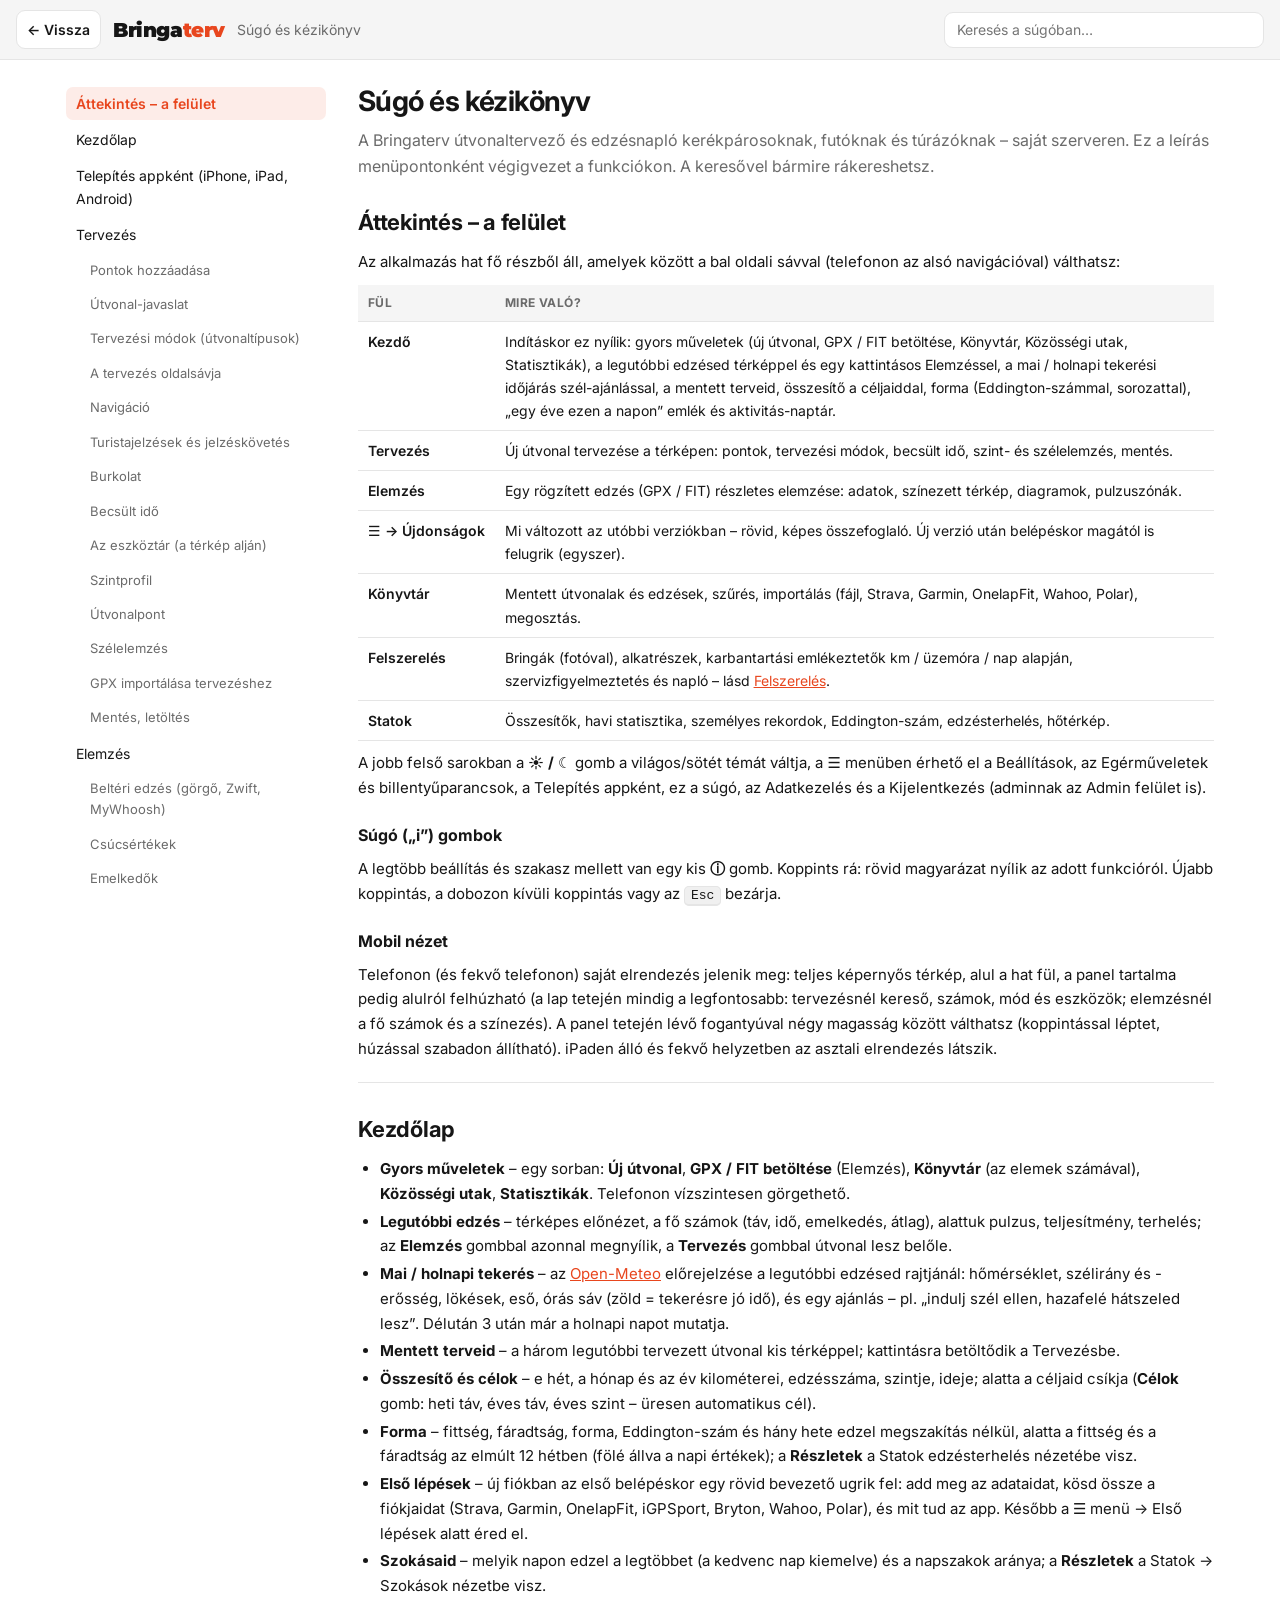
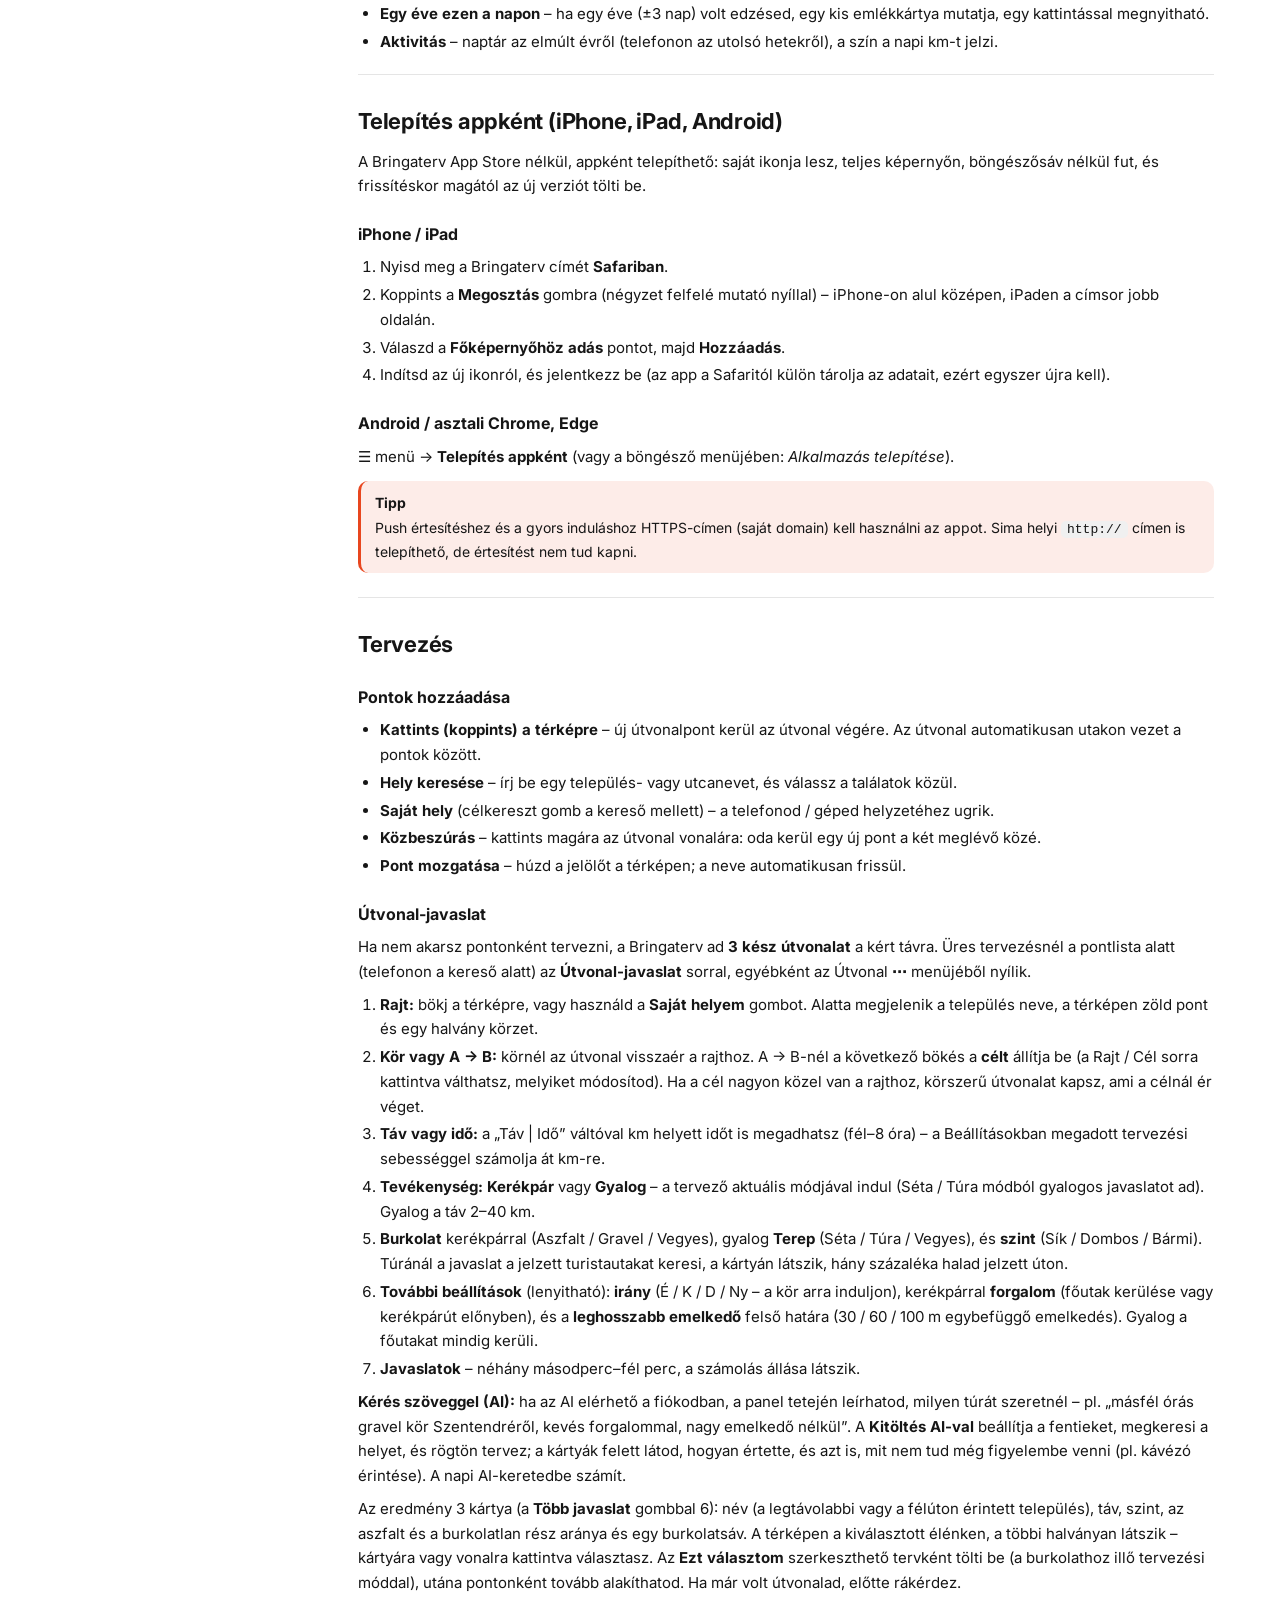
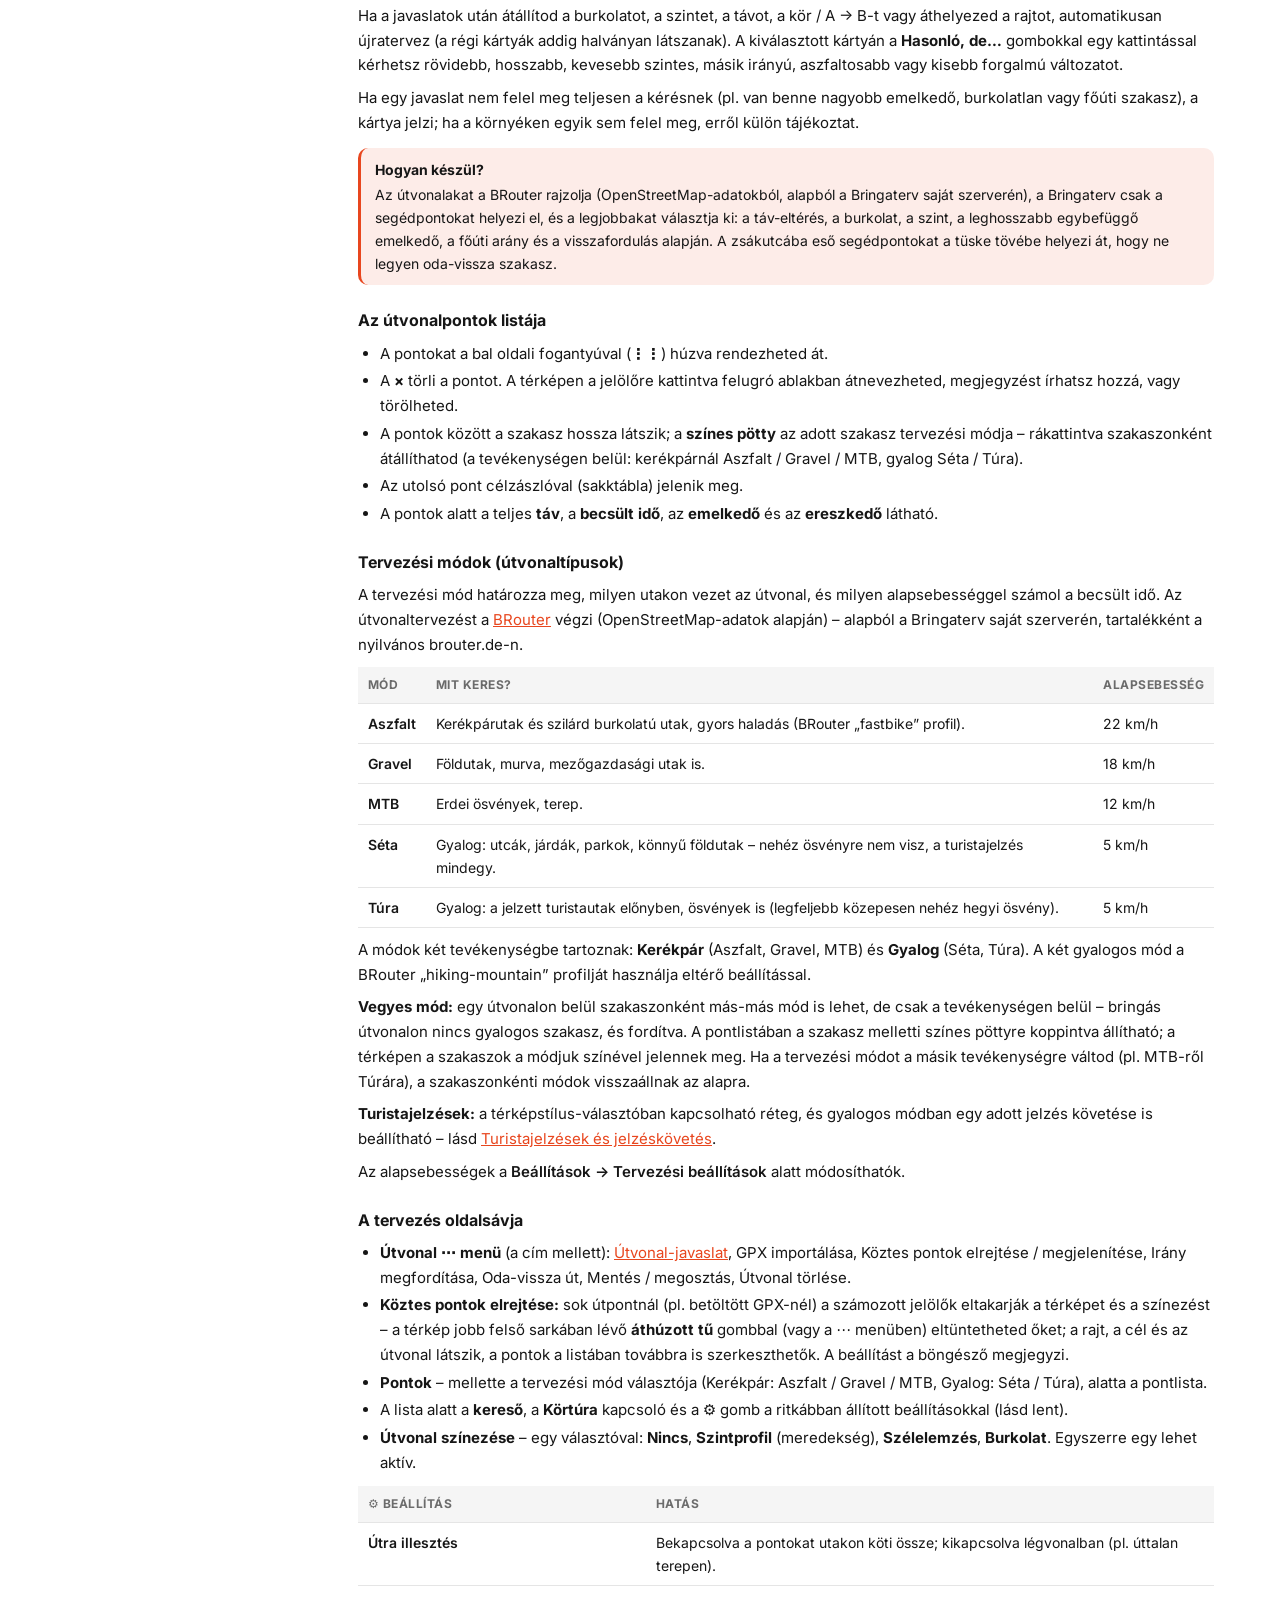
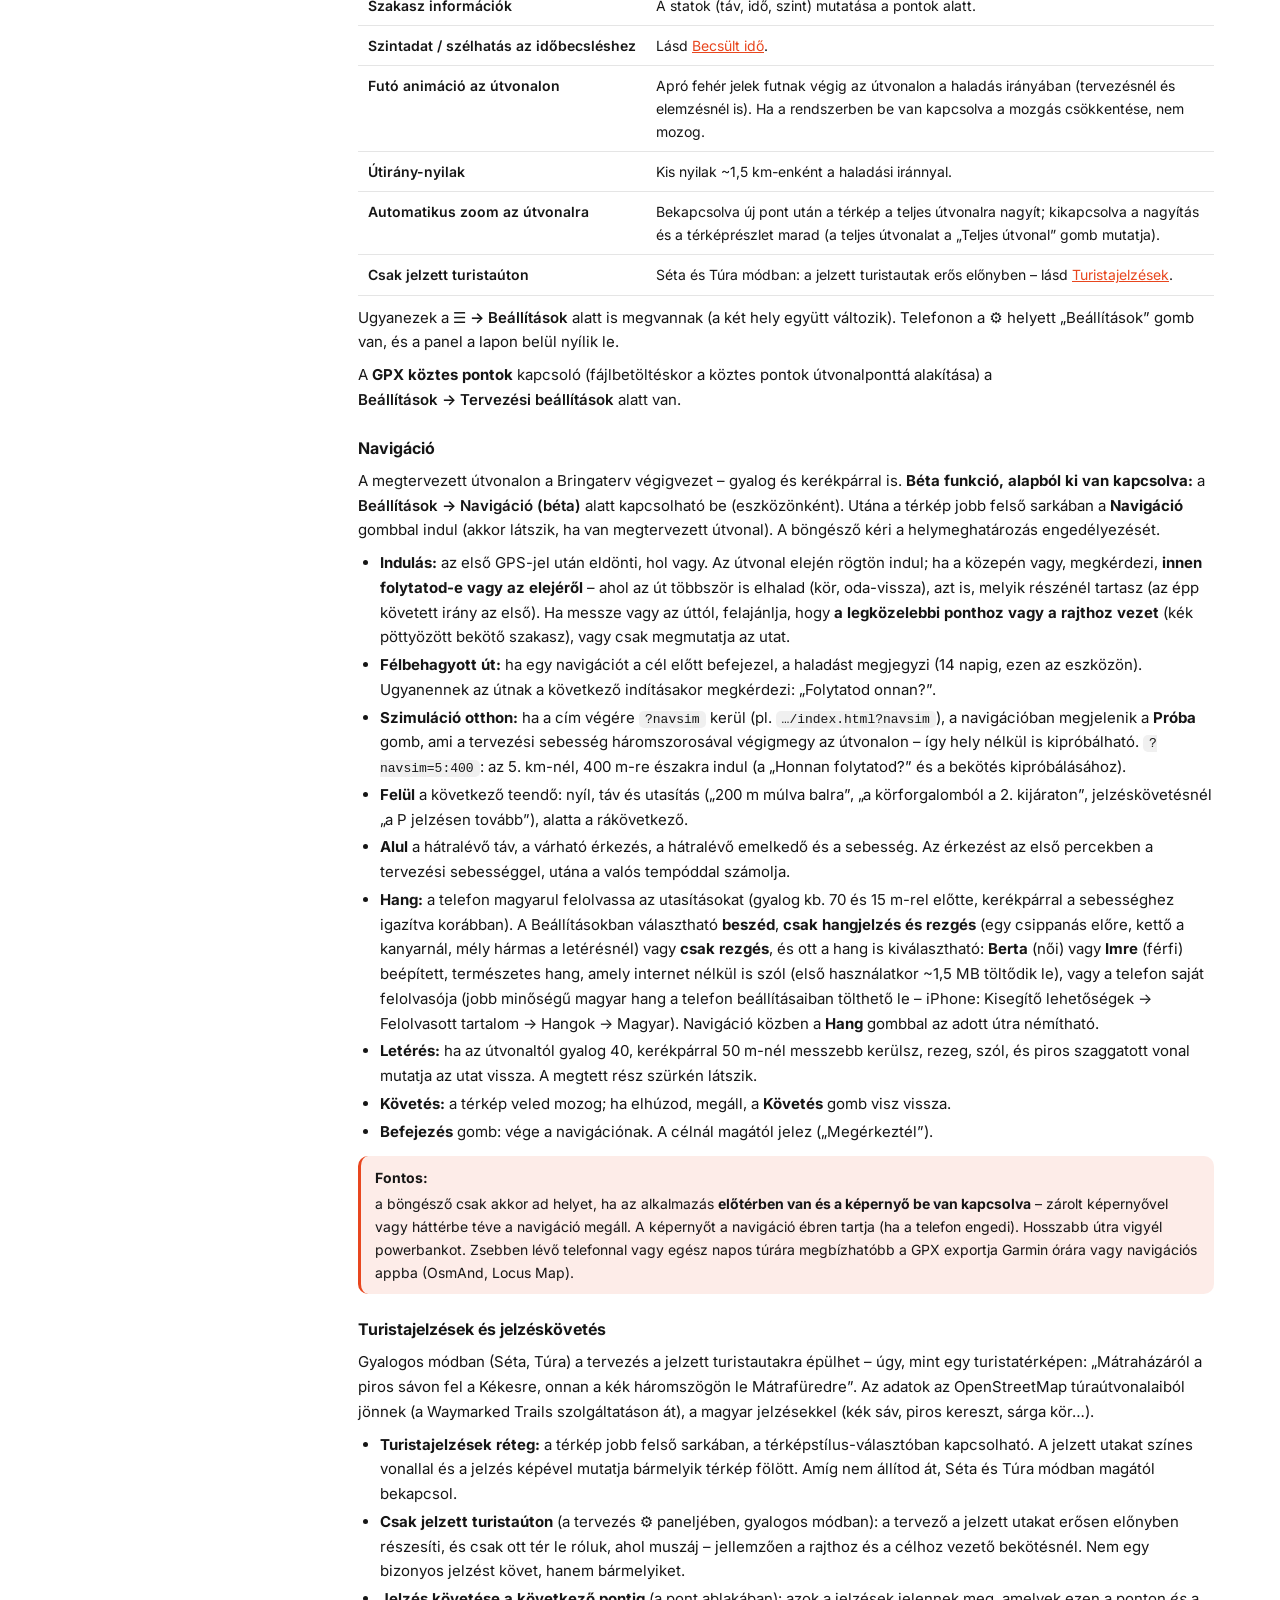
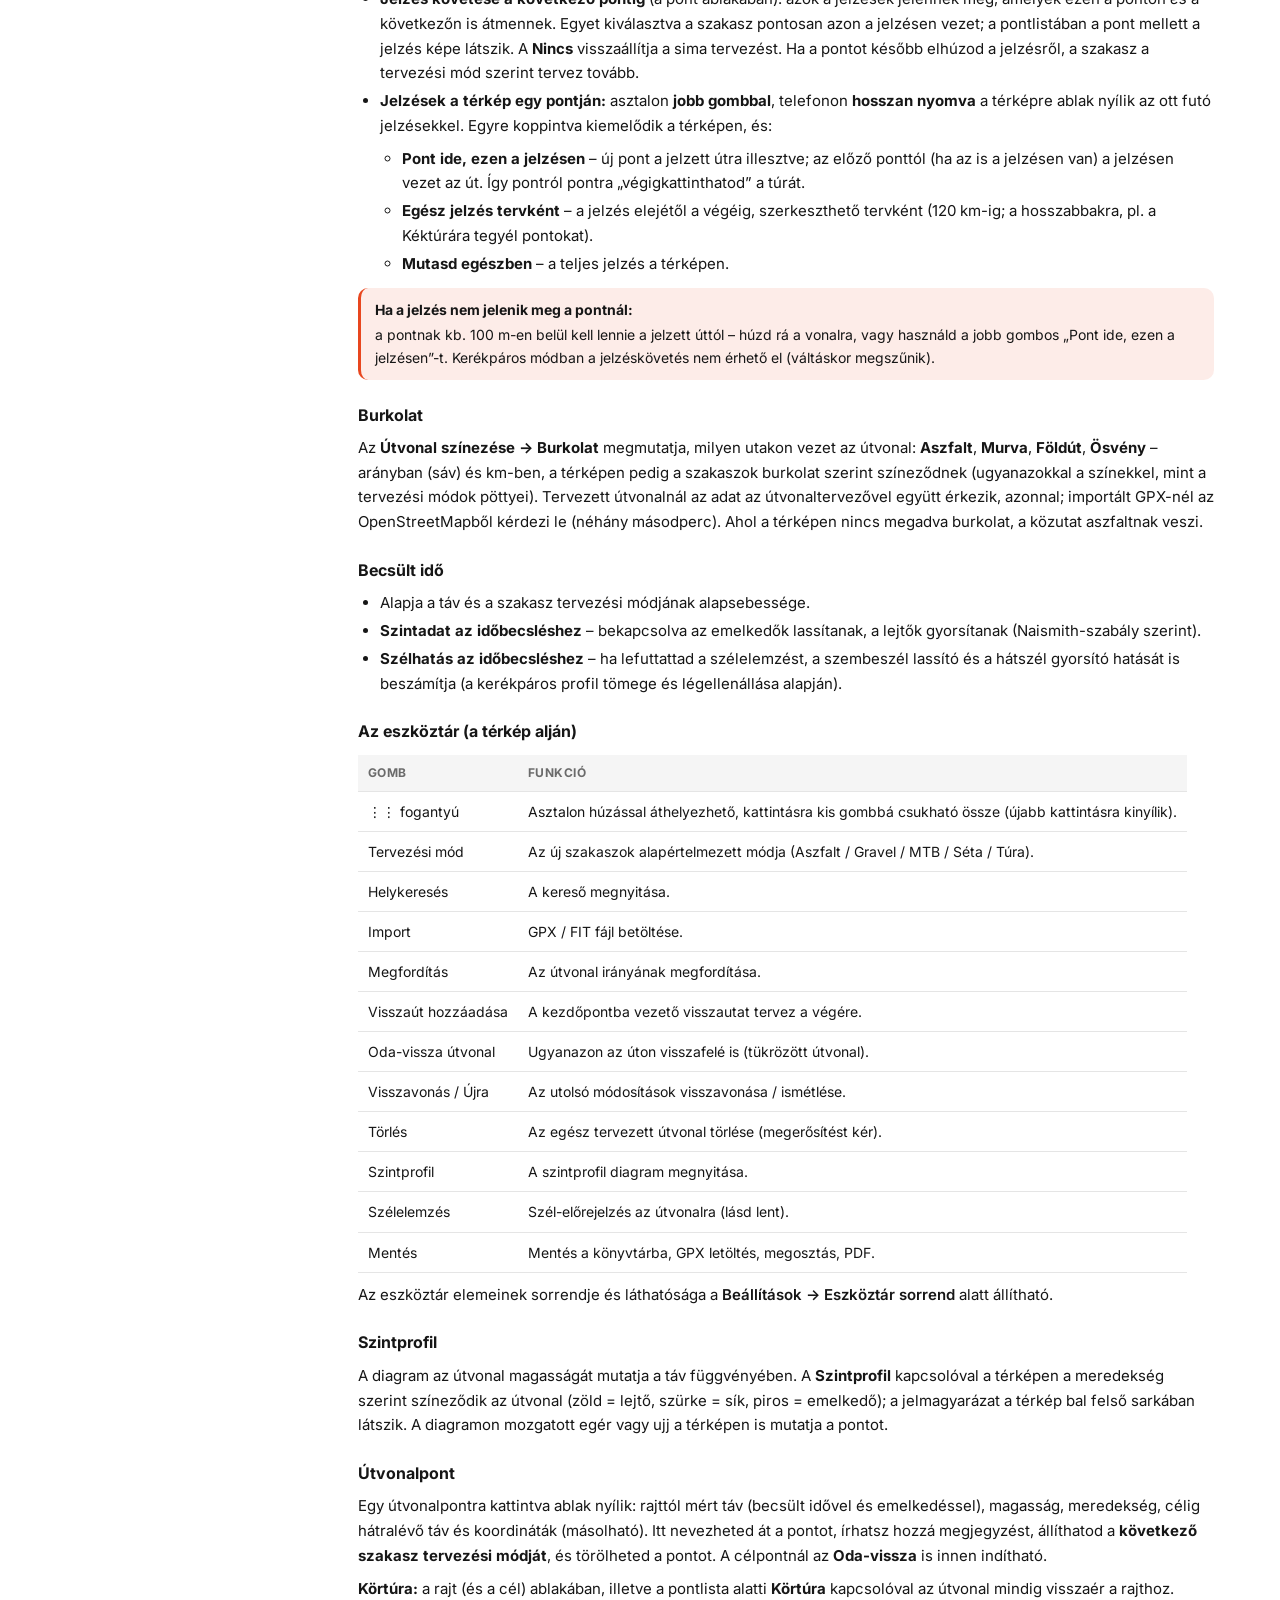
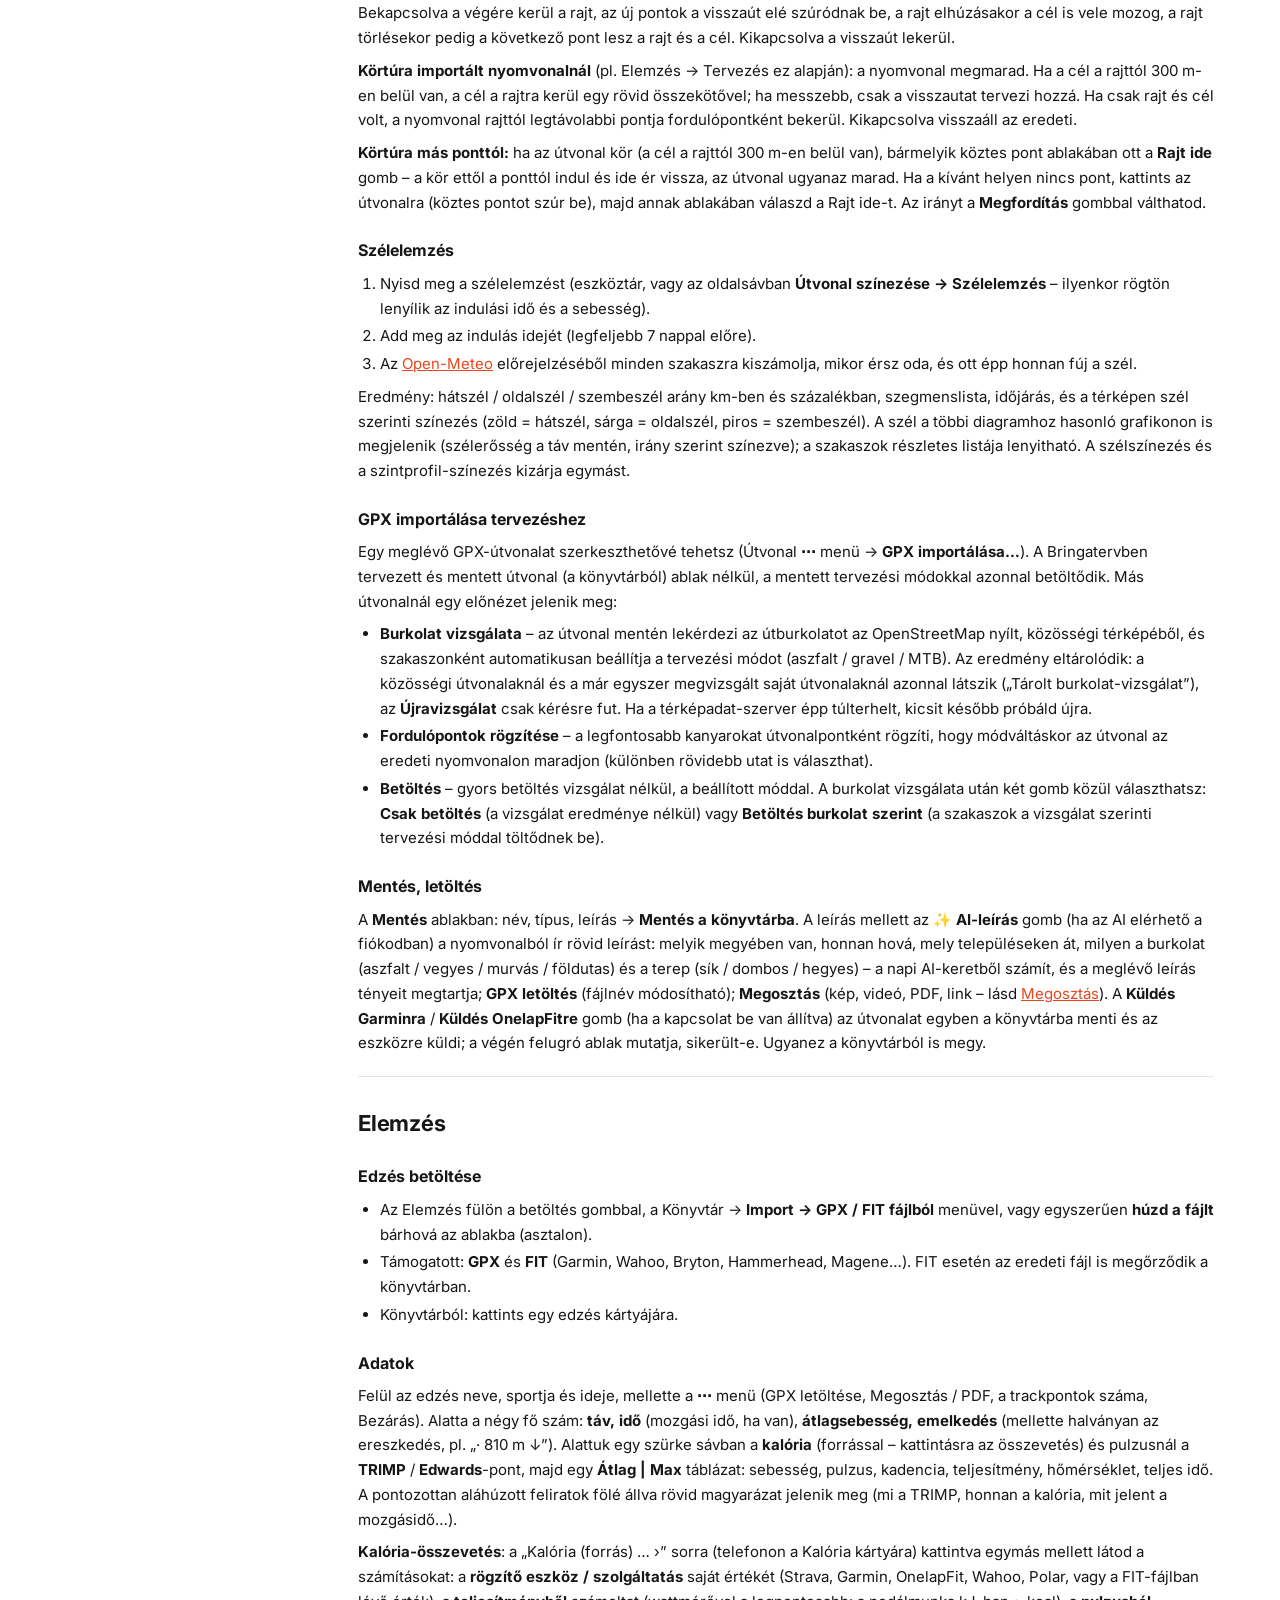
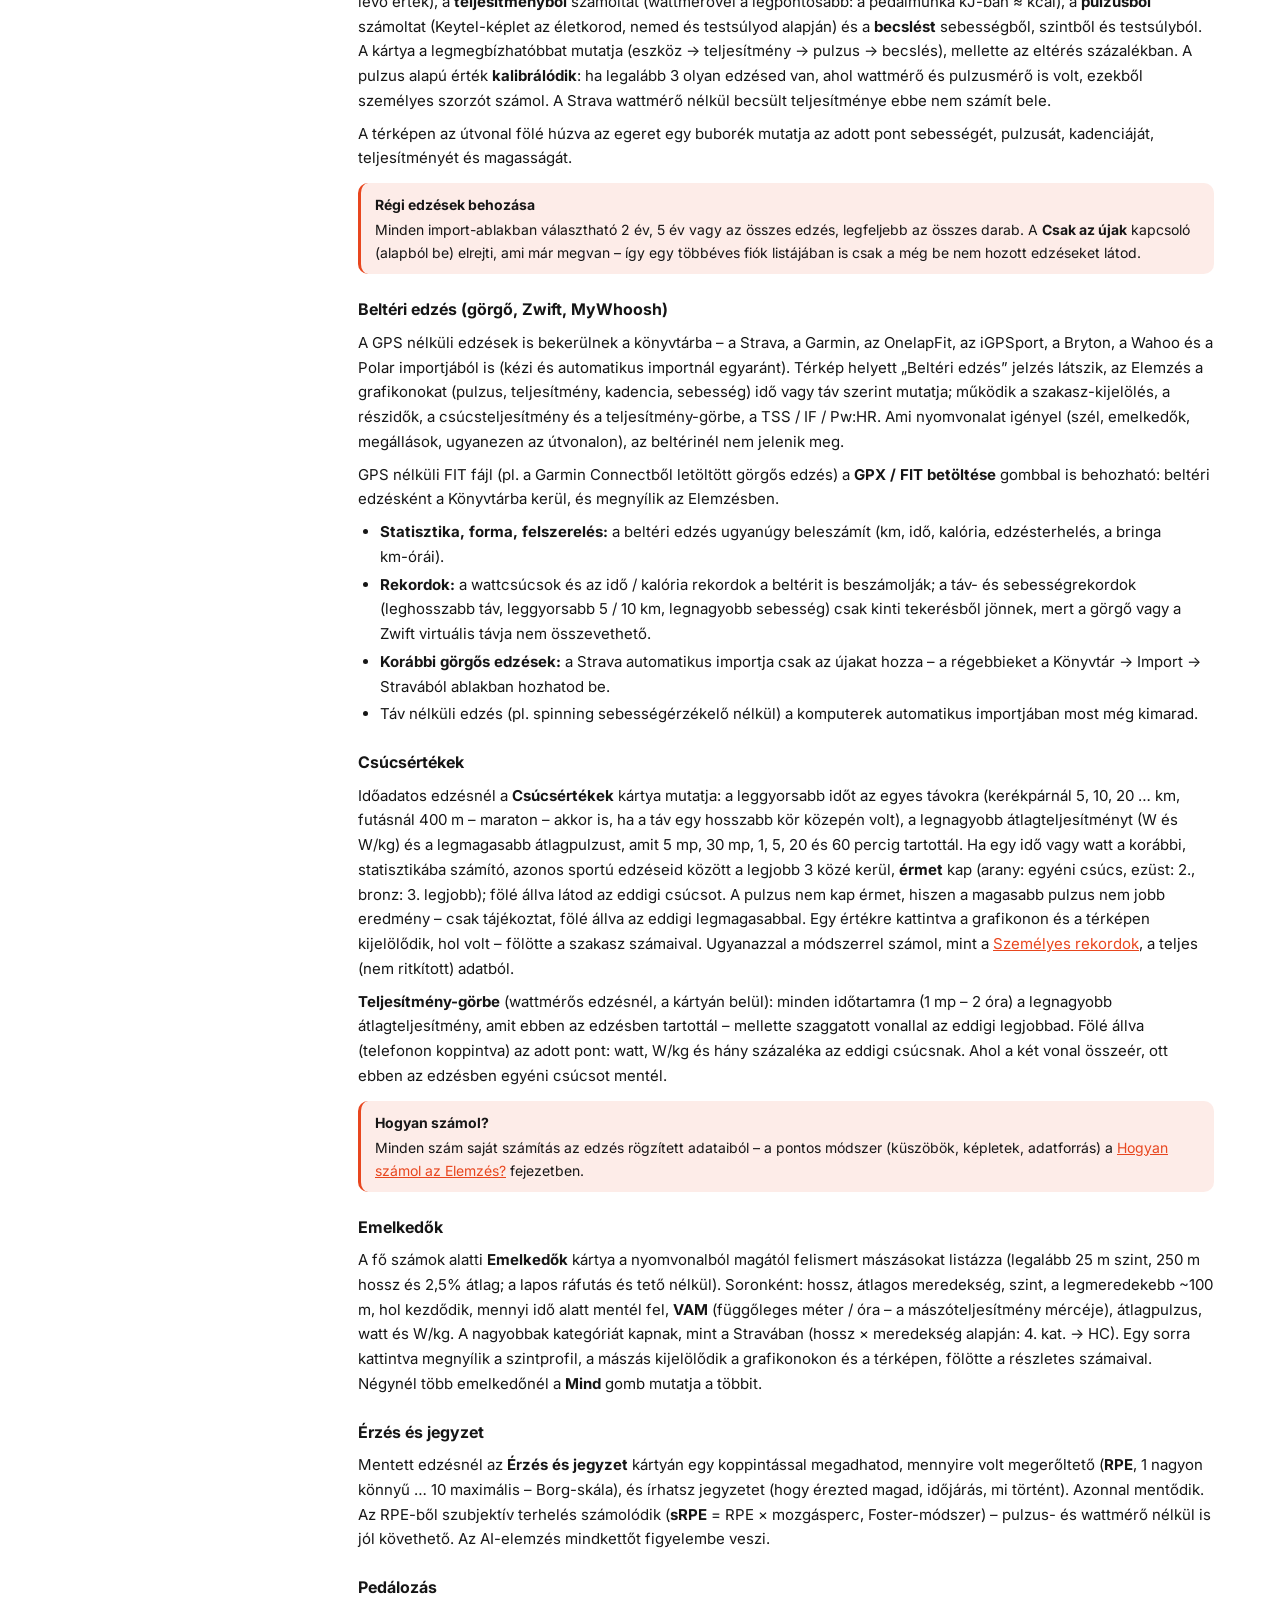
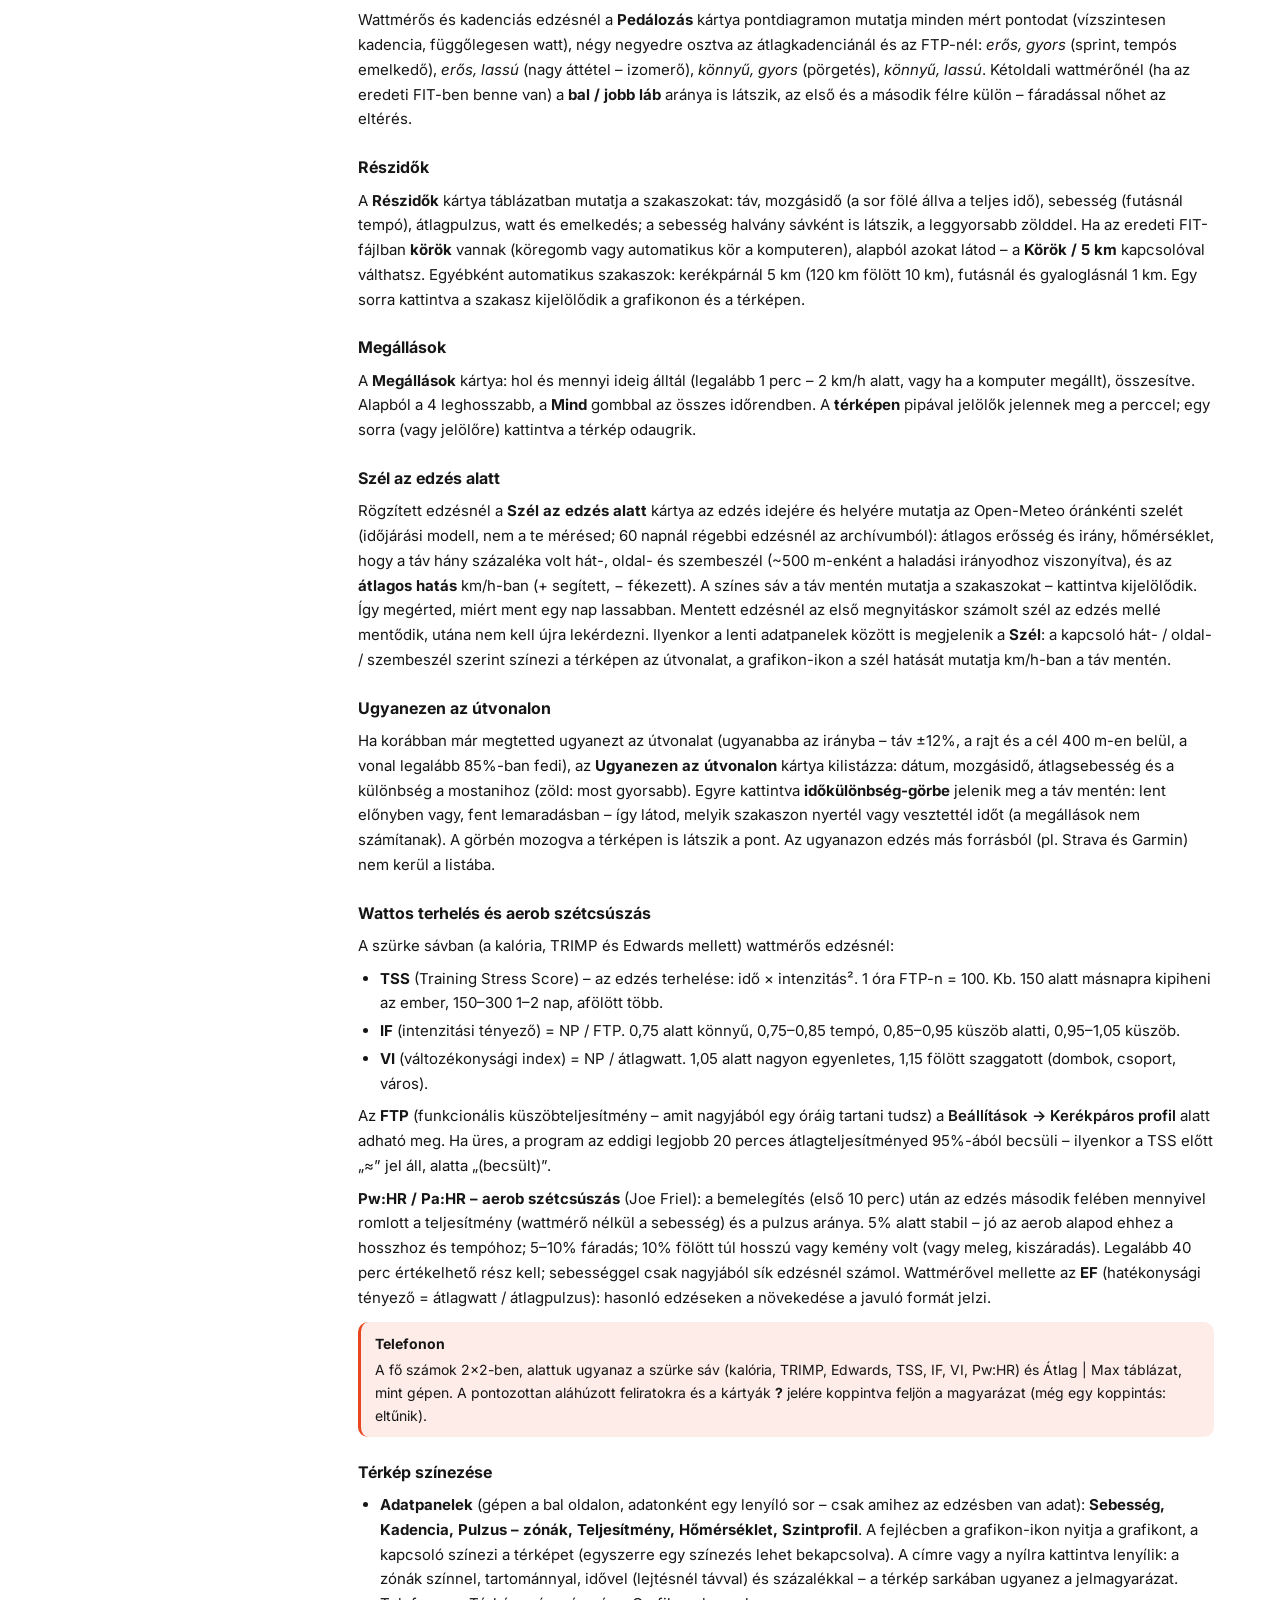
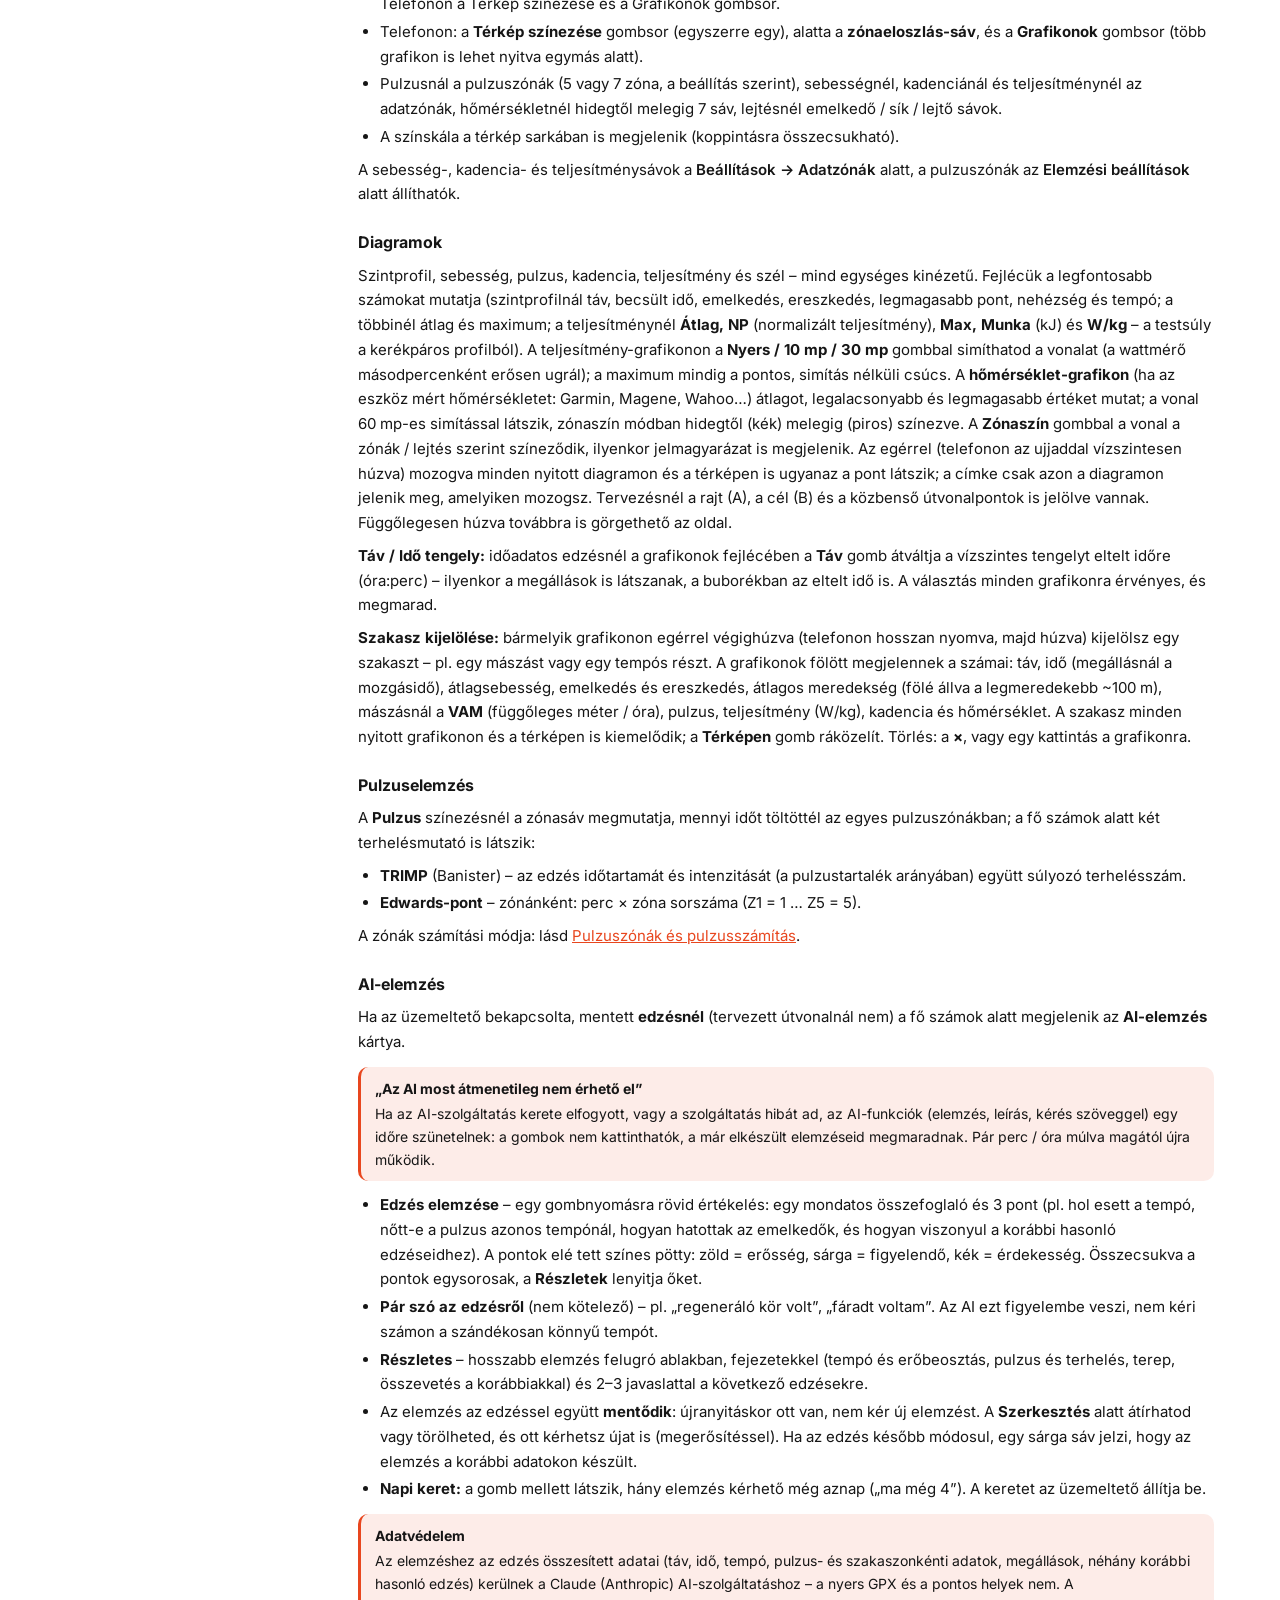
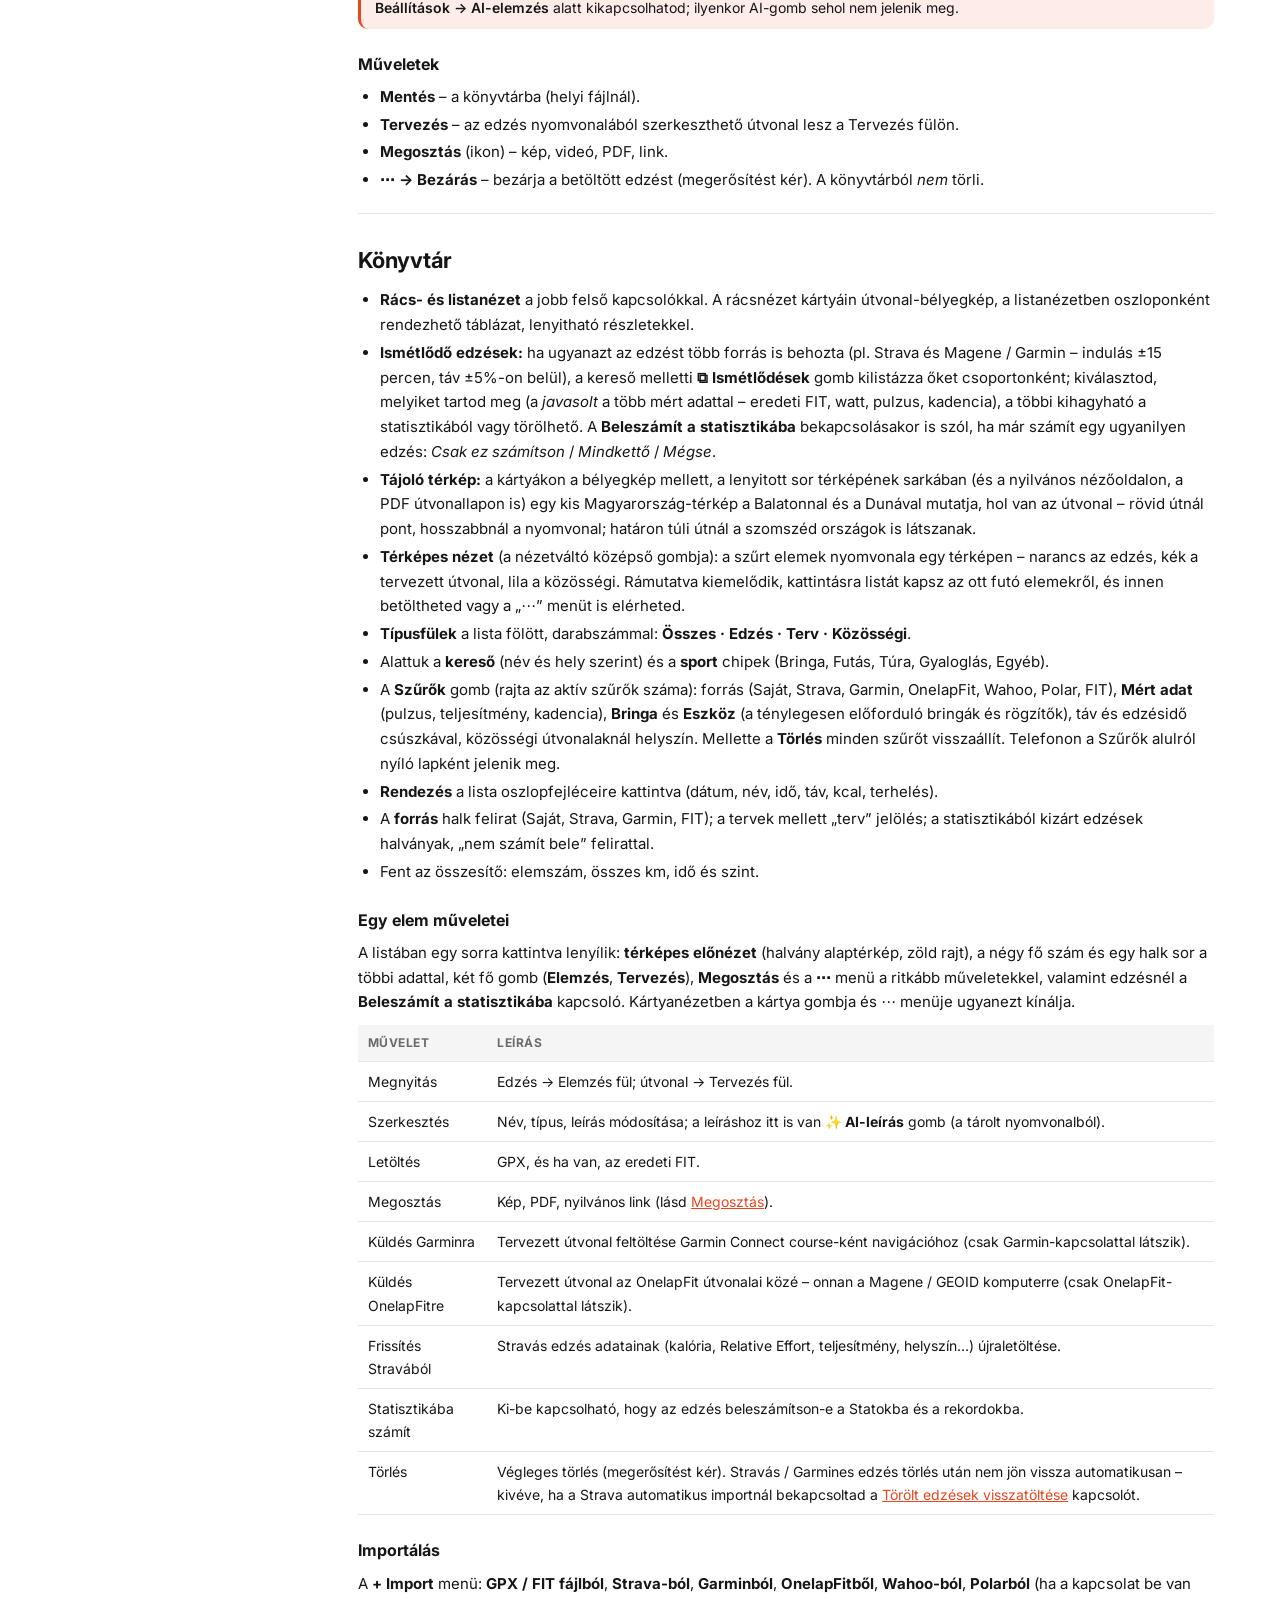
<file: help.html>
<!doctype html>
<html lang="hu">
<head>
  <meta charset="utf-8">
  <meta name="viewport" content="width=device-width, initial-scale=1, viewport-fit=cover">
  <title>Bringaterv – Súgó és kézikönyv</title>
  <link rel="icon" type="image/x-icon" href="./favicon.ico">
  <link rel="apple-touch-icon" href="./src/assets/icons/apple-touch-icon.png">
  <link rel="manifest" href="./manifest.webmanifest">
  <meta name="theme-color" content="#f5f5f5" media="(prefers-color-scheme: light)">
  <meta name="theme-color" content="#1a1a1a" media="(prefers-color-scheme: dark)">
  <link rel="preconnect" href="https://fonts.googleapis.com">
  <link rel="preconnect" href="https://fonts.gstatic.com" crossorigin>
  <link href="https://fonts.googleapis.com/css2?family=Montserrat:wght@700;900&family=Inter:wght@400;500;600;700;800&display=swap" rel="stylesheet">
  <script>
    // A fő app témáját követjük (route4meTheme), különben a rendszerét
    try {
      const t = localStorage.getItem("route4meTheme");
      if (t === "dark" || t === "light") document.documentElement.dataset.theme = t;
    } catch (_) {}
  </script>
  <style>
    :root {
      --bg: #ffffff; --panel: #f5f5f5; --panel-strong: #ececec; --text: #161616; --muted: #6b6b6b;
      --line: #e5e5e5; --brand: #e8461e; --brand-soft: rgba(232,70,30,.10); --code: #f0f0f0;
      --ok: #16a34a; --warn: #b45309;
      color-scheme: light;
    }
    @media (prefers-color-scheme: dark) {
      :root:not([data-theme="light"]) {
        --bg: #0f0f0f; --panel: #1a1a1a; --panel-strong: #252525; --text: #f0f0f0; --muted: #9a9a9a;
        --line: #333; --brand: #ff6a3d; --brand-soft: rgba(255,106,61,.14); --code: #222; color-scheme: dark;
      }
    }
    :root[data-theme="dark"] {
      --bg: #0f0f0f; --panel: #1a1a1a; --panel-strong: #252525; --text: #f0f0f0; --muted: #9a9a9a;
      --line: #333; --brand: #ff6a3d; --brand-soft: rgba(255,106,61,.14); --code: #222; color-scheme: dark;
    }
    * { box-sizing: border-box; }
    html { scroll-behavior: smooth; scroll-padding-top: calc(72px + env(safe-area-inset-top)); }
    body {
      margin: 0; background: var(--bg); color: var(--text);
      font: 15px/1.65 Inter, ui-sans-serif, system-ui, -apple-system, "Segoe UI", sans-serif;
      -webkit-text-size-adjust: 100%;
    }
    a { color: var(--brand); }
    code, kbd { font: 13px ui-monospace, SFMono-Regular, Menlo, monospace; background: var(--code); padding: 1px 6px; border-radius: 5px; }
    kbd { border: 1px solid var(--line); border-bottom-width: 2px; }

    /* Fejléc */
    .h-top {
      position: sticky; top: 0; z-index: 10; display: flex; align-items: center; gap: 12px;
      padding: calc(10px + env(safe-area-inset-top)) max(16px, env(safe-area-inset-right)) 10px max(16px, env(safe-area-inset-left));
      background: var(--panel); border-bottom: 1px solid var(--line);
    }
    .h-back { display: inline-flex; align-items: center; gap: 6px; text-decoration: none; color: var(--text);
      font-weight: 600; font-size: 14px; padding: 7px 10px; border: 1px solid var(--line); border-radius: 9px; background: var(--bg); white-space: nowrap; }
    .h-brand { font: 900 20px Montserrat, sans-serif; letter-spacing: -.02em; white-space: nowrap; }
    .h-brand span { color: var(--brand); }
    .h-title { color: var(--muted); font-size: 14px; white-space: nowrap; overflow: hidden; text-overflow: ellipsis; }
    .h-search { margin-left: auto; width: min(320px, 40vw); height: 36px; padding: 0 12px; border: 1px solid var(--line);
      border-radius: 9px; background: var(--bg); color: var(--text); font: inherit; font-size: 14px; }

    /* Elrendezés */
    .h-layout { display: grid; grid-template-columns: 260px minmax(0, 1fr); gap: 32px; max-width: 1180px; margin: 0 auto;
      padding: 24px max(16px, env(safe-area-inset-right)) 80px max(16px, env(safe-area-inset-left)); }
    .h-toc { position: sticky; top: 76px; align-self: start; max-height: calc(100vh - 96px); overflow: auto; font-size: 14px; }
    .h-toc summary { display: none; }
    .h-toc ol { list-style: none; margin: 0; padding: 0; }
    .h-toc li a { display: block; padding: 5px 10px; border-radius: 7px; text-decoration: none; color: var(--text); }
    .h-toc li a:hover { background: var(--panel-strong); }
    .h-toc li a.is-active { background: var(--brand-soft); color: var(--brand); font-weight: 600; }
    .h-toc li.sub a { padding-left: 24px; color: var(--muted); font-size: 13px; }

    main { min-width: 0; }
    section { padding-bottom: 12px; border-bottom: 1px solid var(--line); margin-bottom: 28px; }
    section:last-of-type { border-bottom: 0; }
    h1 { font-size: 28px; line-height: 1.25; margin: 0 0 6px; letter-spacing: -.02em; }
    h2 { font-size: 22px; margin: 0 0 10px; letter-spacing: -.01em; }
    h3 { font-size: 16px; margin: 22px 0 6px; }
    p { margin: 8px 0; }
    ul, ol { padding-left: 22px; margin: 8px 0; }
    li { margin: 3px 0; }
    .lead { color: var(--muted); font-size: 16px; margin-bottom: 24px; }
    .tip, .warn { padding: 10px 14px; border-radius: 10px; margin: 12px 0; font-size: 14px; border-left: 3px solid var(--brand); background: var(--brand-soft); }
    .warn { border-left-color: var(--warn); background: rgba(180,83,9,.08); }
    figure.shot { margin: 14px 0 18px; }
    figure.shot img { display: block; max-width: 100%; height: auto; border: 1px solid var(--line); border-radius: 12px; box-shadow: 0 4px 16px rgba(0,0,0,.06); }
    figure.shot figcaption { margin-top: 6px; font-size: 13px; color: var(--muted); }
    ol.steps > li { margin-bottom: 10px; }
    .tip b:first-child, .warn b:first-child { display: block; margin-bottom: 2px; }
    table { width: 100%; border-collapse: collapse; font-size: 14px; margin: 10px 0; display: block; overflow-x: auto; }
    th, td { text-align: left; padding: 8px 10px; border-bottom: 1px solid var(--line); vertical-align: top; }
    th { background: var(--panel); font-size: 12px; text-transform: uppercase; letter-spacing: .04em; color: var(--muted); white-space: nowrap; }
    .path { font-weight: 600; white-space: nowrap; }
    .none { display: none; padding: 24px; text-align: center; color: var(--muted); }
    mark { background: rgba(250,204,21,.45); color: inherit; border-radius: 3px; }

    /* Mobil */
    @media (max-width: 860px) {
      .h-layout { grid-template-columns: 1fr; gap: 12px; padding-top: 12px; }
      .h-title { display: none; }
      .h-search { width: auto; flex: 1; min-width: 0; }
      .h-brand { display: none; }
      .h-toc { position: static; max-height: none; border: 1px solid var(--line); border-radius: 12px; background: var(--panel); }
      .h-toc summary { display: block; padding: 12px 14px; font-weight: 700; cursor: pointer; list-style: none; }
      .h-toc summary::after { content: " ▾"; color: var(--muted); }
      .h-toc[open] summary::after { content: " ▴"; }
      .h-toc ol { padding: 0 6px 10px; }
      h1 { font-size: 24px; }
      body { font-size: 15.5px; }
    }
  </style>
</head>
<body>
  <header class="h-top">
    <a class="h-back" href="./index.html" aria-label="Vissza az alkalmazáshoz">← Vissza</a>
    <div class="h-brand">Bringa<span>terv</span></div>
    <div class="h-title">Súgó és kézikönyv</div>
    <input class="h-search" id="hSearch" type="search" placeholder="Keresés a súgóban…" aria-label="Keresés a súgóban" autocomplete="off">
  </header>

  <div class="h-layout">
    <details class="h-toc" id="hToc" open>
      <summary>Tartalom</summary>
      <ol id="hTocList"></ol>
    </details>

    <main id="hMain">
      <h1>Súgó és kézikönyv</h1>
      <p class="lead">A Bringaterv útvonaltervező és edzésnapló kerékpárosoknak, futóknak és túrázóknak – saját szerveren. Ez a leírás menüpontonként végigvezet a funkciókon. A keresővel bármire rákereshetsz.</p>

      <!-- ───────────────────────────────────────────────────────────── -->
      <section id="attekintes">
        <h2>Áttekintés – a felület</h2>
        <p>Az alkalmazás hat fő részből áll, amelyek között a bal oldali sávval (telefonon az alsó navigációval) válthatsz:</p>
        <table>
          <tr><th>Fül</th><th>Mire való?</th></tr>
          <tr><td class="path">Kezdő</td><td>Indításkor ez nyílik: gyors műveletek (új útvonal, GPX / FIT betöltése, Könyvtár, Közösségi utak, Statisztikák), a legutóbbi edzésed térképpel és egy kattintásos Elemzéssel, a mai / holnapi tekerési időjárás szél-ajánlással, a mentett terveid, összesítő a céljaiddal, forma (Eddington-számmal, sorozattal), „egy éve ezen a napon” emlék és aktivitás-naptár.</td></tr>
          <tr><td class="path">Tervezés</td><td>Új útvonal tervezése a térképen: pontok, tervezési módok, becsült idő, szint- és szélelemzés, mentés.</td></tr>
          <tr><td class="path">Elemzés</td><td>Egy rögzített edzés (GPX / FIT) részletes elemzése: adatok, színezett térkép, diagramok, pulzuszónák.</td></tr>
          <tr><td class="path">☰ → Újdonságok</td><td>Mi változott az utóbbi verziókban – rövid, képes összefoglaló. Új verzió után belépéskor magától is felugrik (egyszer).</td></tr>
          <tr><td class="path">Könyvtár</td><td>Mentett útvonalak és edzések, szűrés, importálás (fájl, Strava, Garmin, OnelapFit, Wahoo, Polar), megosztás.</td></tr>
          <tr><td class="path">Felszerelés</td><td>Bringák (fotóval), alkatrészek, karbantartási emlékeztetők km / üzemóra / nap alapján, szervizfigyelmeztetés és napló – lásd <a href="#felszereles">Felszerelés</a>.</td></tr>
          <tr><td class="path">Statok</td><td>Összesítők, havi statisztika, személyes rekordok, Eddington-szám, edzésterhelés, hőtérkép.</td></tr>
        </table>
        <p>A jobb felső sarokban a <b>☀ / ☾</b> gomb a világos/sötét témát váltja, a <b>☰</b> menüben érhető el a Beállítások, az Egérműveletek és billentyűparancsok, a Telepítés appként, ez a súgó, az Adatkezelés és a Kijelentkezés (adminnak az Admin felület is).</p>
        <h3>Súgó („i”) gombok</h3>
        <p>A legtöbb beállítás és szakasz mellett van egy kis <b>ⓘ</b> gomb. Koppints rá: rövid magyarázat nyílik az adott funkcióról. Újabb koppintás, a dobozon kívüli koppintás vagy az <kbd>Esc</kbd> bezárja.</p>
        <h3>Mobil nézet</h3>
        <p>Telefonon (és fekvő telefonon) saját elrendezés jelenik meg: teljes képernyős térkép, alul a hat fül, a panel tartalma pedig alulról felhúzható (a lap tetején mindig a legfontosabb: tervezésnél kereső, számok, mód és eszközök; elemzésnél a fő számok és a színezés). A panel tetején lévő fogantyúval négy magasság között válthatsz (koppintással léptet, húzással szabadon állítható). iPaden álló és fekvő helyzetben az asztali elrendezés látszik.</p>
      </section>

      <section id="kezdo">
        <h2>Kezdőlap</h2>
        <ul>
          <li><b>Gyors műveletek</b> – egy sorban: <b>Új útvonal</b>, <b>GPX / FIT betöltése</b> (Elemzés), <b>Könyvtár</b> (az elemek számával), <b>Közösségi utak</b>, <b>Statisztikák</b>. Telefonon vízszintesen görgethető.</li>
          <li><b>Legutóbbi edzés</b> – térképes előnézet, a fő számok (táv, idő, emelkedés, átlag), alattuk pulzus, teljesítmény, terhelés; az <b>Elemzés</b> gombbal azonnal megnyílik, a <b>Tervezés</b> gombbal útvonal lesz belőle.</li>
          <li><b>Mai / holnapi tekerés</b> – az <a href="https://open-meteo.com" target="_blank" rel="noopener">Open-Meteo</a> előrejelzése a legutóbbi edzésed rajtjánál: hőmérséklet, szélirány és -erősség, lökések, eső, órás sáv (zöld = tekerésre jó idő), és egy ajánlás – pl. „indulj szél ellen, hazafelé hátszeled lesz”. Délután 3 után már a holnapi napot mutatja.</li>
          <li><b>Mentett terveid</b> – a három legutóbbi tervezett útvonal kis térképpel; kattintásra betöltődik a Tervezésbe.</li>
          <li><b>Összesítő és célok</b> – e hét, a hónap és az év kilométerei, edzésszáma, szintje, ideje; alatta a céljaid csíkja (<b>Célok</b> gomb: heti táv, éves táv, éves szint – üresen automatikus cél).</li>
          <li><b>Forma</b> – fittség, fáradtság, forma, Eddington-szám és hány hete edzel megszakítás nélkül, alatta a fittség és a fáradtság az elmúlt 12 hétben (fölé állva a napi értékek); a <b>Részletek</b> a Statok edzésterhelés nézetébe visz.</li>
          <li><b>Első lépések</b> – új fiókban az első belépéskor egy rövid bevezető ugrik fel: add meg az adataidat, kösd össze a fiókjaidat (Strava, Garmin, OnelapFit, iGPSport, Bryton, Wahoo, Polar), és mit tud az app. Később a ☰ menü → Első lépések alatt éred el.</li>
          <li><b>Szokásaid</b> – melyik napon edzel a legtöbbet (a kedvenc nap kiemelve) és a napszakok aránya; a <b>Részletek</b> a Statok → Szokások nézetbe visz.</li>
          <li><b>Egy éve ezen a napon</b> – ha egy éve (±3 nap) volt edzésed, egy kis emlékkártya mutatja, egy kattintással megnyitható.</li>
          <li><b>Aktivitás</b> – naptár az elmúlt évről (telefonon az utolsó hetekről), a szín a napi km-t jelzi.</li>
        </ul>
      </section>

      <section id="telepites">
        <h2>Telepítés appként (iPhone, iPad, Android)</h2>
        <p>A Bringaterv App Store nélkül, appként telepíthető: saját ikonja lesz, teljes képernyőn, böngészősáv nélkül fut, és frissítéskor magától az új verziót tölti be.</p>
        <h3>iPhone / iPad</h3>
        <ol>
          <li>Nyisd meg a Bringaterv címét <b>Safariban</b>.</li>
          <li>Koppints a <b>Megosztás</b> gombra (négyzet felfelé mutató nyíllal) – iPhone-on alul középen, iPaden a címsor jobb oldalán.</li>
          <li>Válaszd a <b>Főképernyőhöz adás</b> pontot, majd <b>Hozzáadás</b>.</li>
          <li>Indítsd az új ikonról, és jelentkezz be (az app a Safaritól külön tárolja az adatait, ezért egyszer újra kell).</li>
        </ol>
        <h3>Android / asztali Chrome, Edge</h3>
        <p>☰ menü → <b>Telepítés appként</b> (vagy a böngésző menüjében: <i>Alkalmazás telepítése</i>).</p>
        <div class="tip"><b>Tipp</b>Push értesítéshez és a gyors induláshoz HTTPS-címen (saját domain) kell használni az appot. Sima helyi <code>http://</code> címen is telepíthető, de értesítést nem tud kapni.</div>
      </section>

      <!-- ───────────────────────────────────────────────────────────── -->
      <section id="tervezes">
        <h2>Tervezés</h2>
        <h3 id="tervezes-pontok">Pontok hozzáadása</h3>
        <ul>
          <li><b>Kattints (koppints) a térképre</b> – új útvonalpont kerül az útvonal végére. Az útvonal automatikusan utakon vezet a pontok között.</li>
          <li><b>Hely keresése</b> – írj be egy település- vagy utcanevet, és válassz a találatok közül.</li>
          <li><b>Saját hely</b> (célkereszt gomb a kereső mellett) – a telefonod / géped helyzetéhez ugrik.</li>
          <li><b>Közbeszúrás</b> – kattints magára az útvonal vonalára: oda kerül egy új pont a két meglévő közé.</li>
          <li><b>Pont mozgatása</b> – húzd a jelölőt a térképen; a neve automatikusan frissül.</li>
        </ul>
        <h3 id="utvonal-javaslat">Útvonal-javaslat</h3>
        <p>Ha nem akarsz pontonként tervezni, a Bringaterv ad <b>3 kész útvonalat</b> a kért távra. Üres tervezésnél a pontlista alatt (telefonon a kereső alatt) az <b>Útvonal-javaslat</b> sorral, egyébként az Útvonal <b>⋯</b> menüjéből nyílik.</p>
        <ol>
          <li><b>Rajt:</b> bökj a térképre, vagy használd a <b>Saját helyem</b> gombot. Alatta megjelenik a település neve, a térképen zöld pont és egy halvány körzet.</li>
          <li><b>Kör vagy A → B:</b> körnél az útvonal visszaér a rajthoz. A → B-nél a következő bökés a <b>célt</b> állítja be (a Rajt / Cél sorra kattintva válthatsz, melyiket módosítod). Ha a cél nagyon közel van a rajthoz, körszerű útvonalat kapsz, ami a célnál ér véget.</li>
          <li><b>Táv vagy idő:</b> a „Táv | Idő” váltóval km helyett időt is megadhatsz (fél–8 óra) – a Beállításokban megadott tervezési sebességgel számolja át km-re.</li>
          <li><b>Tevékenység:</b> <b>Kerékpár</b> vagy <b>Gyalog</b> – a tervező aktuális módjával indul (Séta / Túra módból gyalogos javaslatot ad). Gyalog a táv 2–40 km.</li>
          <li><b>Burkolat</b> kerékpárral (Aszfalt / Gravel / Vegyes), gyalog <b>Terep</b> (Séta / Túra / Vegyes), és <b>szint</b> (Sík / Dombos / Bármi). Túránál a javaslat a jelzett turistautakat keresi, a kártyán látszik, hány százaléka halad jelzett úton.</li>
          <li><b>További beállítások</b> (lenyitható): <b>irány</b> (É / K / D / Ny – a kör arra induljon), kerékpárral <b>forgalom</b> (főutak kerülése vagy kerékpárút előnyben), és a <b>leghosszabb emelkedő</b> felső határa (30 / 60 / 100 m egybefüggő emelkedés). Gyalog a főutakat mindig kerüli.</li>
          <li><b>Javaslatok</b> – néhány másodperc–fél perc, a számolás állása látszik.</li>
        </ol>
        <p><b>Kérés szöveggel (AI):</b> ha az AI elérhető a fiókodban, a panel tetején leírhatod, milyen túrát szeretnél – pl. „másfél órás gravel kör Szentendréről, kevés forgalommal, nagy emelkedő nélkül”. A <b>Kitöltés AI-val</b> beállítja a fentieket, megkeresi a helyet, és rögtön tervez; a kártyák felett látod, hogyan értette, és azt is, mit nem tud még figyelembe venni (pl. kávézó érintése). A napi AI-keretedbe számít.</p>
        <p>Az eredmény 3 kártya (a <b>Több javaslat</b> gombbal 6): név (a legtávolabbi vagy a félúton érintett település), táv, szint, az aszfalt és a burkolatlan rész aránya és egy burkolatsáv. A térképen a kiválasztott élénken, a többi halványan látszik – kártyára vagy vonalra kattintva választasz. Az <b>Ezt választom</b> szerkeszthető tervként tölti be (a burkolathoz illő tervezési móddal), utána pontonként tovább alakíthatod. Ha már volt útvonalad, előtte rákérdez.</p>
        <p>Ha a javaslatok után átállítod a burkolatot, a szintet, a távot, a kör / A → B-t vagy áthelyezed a rajtot, automatikusan újratervez (a régi kártyák addig halványan látszanak). A kiválasztott kártyán a <b>Hasonló, de…</b> gombokkal egy kattintással kérhetsz rövidebb, hosszabb, kevesebb szintes, másik irányú, aszfaltosabb vagy kisebb forgalmú változatot.</p>
        <p>Ha egy javaslat nem felel meg teljesen a kérésnek (pl. van benne nagyobb emelkedő, burkolatlan vagy főúti szakasz), a kártya jelzi; ha a környéken egyik sem felel meg, erről külön tájékoztat.</p>
        <p class="tip"><b>Hogyan készül?</b>Az útvonalakat a BRouter rajzolja (OpenStreetMap-adatokból, alapból a Bringaterv saját szerverén), a Bringaterv csak a segédpontokat helyezi el, és a legjobbakat választja ki: a táv-eltérés, a burkolat, a szint, a leghosszabb egybefüggő emelkedő, a főúti arány és a visszafordulás alapján. A zsákutcába eső segédpontokat a tüske tövébe helyezi át, hogy ne legyen oda-vissza szakasz.</p>

        <h3>Az útvonalpontok listája</h3>
        <ul>
          <li>A pontokat a bal oldali fogantyúval (<b>⋮⋮</b>) húzva rendezheted át.</li>
          <li>A <b>×</b> törli a pontot. A térképen a jelölőre kattintva felugró ablakban átnevezheted, megjegyzést írhatsz hozzá, vagy törölheted.</li>
          <li>A pontok között a szakasz hossza látszik; a <b>színes pötty</b> az adott szakasz tervezési módja – rákattintva szakaszonként átállíthatod (a tevékenységen belül: kerékpárnál Aszfalt / Gravel / MTB, gyalog Séta / Túra).</li>
          <li>Az utolsó pont célzászlóval (sakktábla) jelenik meg.</li>
          <li>A pontok alatt a teljes <b>táv</b>, a <b>becsült idő</b>, az <b>emelkedő</b> és az <b>ereszkedő</b> látható.</li>
        </ul>

        <h3 id="tervezesi-modok">Tervezési módok (útvonaltípusok)</h3>
        <p>A tervezési mód határozza meg, milyen utakon vezet az útvonal, és milyen alapsebességgel számol a becsült idő. Az útvonaltervezést a <a href="https://github.com/abrensch/brouter" target="_blank" rel="noopener">BRouter</a> végzi (OpenStreetMap-adatok alapján) – alapból a Bringaterv saját szerverén, tartalékként a nyilvános brouter.de-n.</p>
        <table>
          <tr><th>Mód</th><th>Mit keres?</th><th>Alapsebesség</th></tr>
          <tr><td class="path">Aszfalt</td><td>Kerékpárutak és szilárd burkolatú utak, gyors haladás (BRouter „fastbike” profil).</td><td>22 km/h</td></tr>
          <tr><td class="path">Gravel</td><td>Földutak, murva, mezőgazdasági utak is.</td><td>18 km/h</td></tr>
          <tr><td class="path">MTB</td><td>Erdei ösvények, terep.</td><td>12 km/h</td></tr>
          <tr><td class="path">Séta</td><td>Gyalog: utcák, járdák, parkok, könnyű földutak – nehéz ösvényre nem visz, a turistajelzés mindegy.</td><td>5 km/h</td></tr>
          <tr><td class="path">Túra</td><td>Gyalog: a jelzett turistautak előnyben, ösvények is (legfeljebb közepesen nehéz hegyi ösvény).</td><td>5 km/h</td></tr>
        </table>
        <p>A módok két tevékenységbe tartoznak: <b>Kerékpár</b> (Aszfalt, Gravel, MTB) és <b>Gyalog</b> (Séta, Túra). A két gyalogos mód a BRouter „hiking-mountain” profilját használja eltérő beállítással.</p>
        <p><b>Vegyes mód:</b> egy útvonalon belül szakaszonként más-más mód is lehet, de csak a tevékenységen belül – bringás útvonalon nincs gyalogos szakasz, és fordítva. A pontlistában a szakasz melletti színes pöttyre koppintva állítható; a térképen a szakaszok a módjuk színével jelennek meg. Ha a tervezési módot a másik tevékenységre váltod (pl. MTB-ről Túrára), a szakaszonkénti módok visszaállnak az alapra.</p>
        <p><b>Turistajelzések:</b> a térképstílus-választóban kapcsolható réteg, és gyalogos módban egy adott jelzés követése is beállítható – lásd <a href="#turistajelzesek">Turistajelzések és jelzéskövetés</a>.</p>
        <p>Az alapsebességek a <span class="path">Beállítások → Tervezési beállítások</span> alatt módosíthatók.</p>

        <h3 id="oldalsav">A tervezés oldalsávja</h3>
        <ul>
          <li><b>Útvonal ⋯ menü</b> (a cím mellett): <a href="#utvonal-javaslat">Útvonal-javaslat</a>, GPX importálása, Köztes pontok elrejtése / megjelenítése, Irány megfordítása, Oda-vissza út, Mentés / megosztás, Útvonal törlése.</li>
          <li><b>Köztes pontok elrejtése:</b> sok útpontnál (pl. betöltött GPX-nél) a számozott jelölők eltakarják a térképet és a színezést – a térkép jobb felső sarkában lévő <b>áthúzott tű</b> gombbal (vagy a ⋯ menüben) eltüntetheted őket; a rajt, a cél és az útvonal látszik, a pontok a listában továbbra is szerkeszthetők. A beállítást a böngésző megjegyzi.</li>
          <li><b>Pontok</b> – mellette a tervezési mód választója (Kerékpár: Aszfalt / Gravel / MTB, Gyalog: Séta / Túra), alatta a pontlista.</li>
          <li>A lista alatt a <b>kereső</b>, a <b>Körtúra</b> kapcsoló és a <b>⚙</b> gomb a ritkábban állított beállításokkal (lásd lent).</li>
          <li><b>Útvonal színezése</b> – egy választóval: <b>Nincs</b>, <b>Szintprofil</b> (meredekség), <b>Szélelemzés</b>, <b>Burkolat</b>. Egyszerre egy lehet aktív.</li>
        </ul>
        <table>
          <tr><th>⚙ beállítás</th><th>Hatás</th></tr>
          <tr><td class="path">Útra illesztés</td><td>Bekapcsolva a pontokat utakon köti össze; kikapcsolva légvonalban (pl. úttalan terepen).</td></tr>
          <tr><td class="path">Szakasz információk</td><td>A statok (táv, idő, szint) mutatása a pontok alatt.</td></tr>
          <tr><td class="path">Szintadat / szélhatás az időbecsléshez</td><td>Lásd <a href="#becsult-ido">Becsült idő</a>.</td></tr>
          <tr><td class="path">Futó animáció az útvonalon</td><td>Apró fehér jelek futnak végig az útvonalon a haladás irányában (tervezésnél és elemzésnél is). Ha a rendszerben be van kapcsolva a mozgás csökkentése, nem mozog.</td></tr>
          <tr><td class="path">Útirány-nyilak</td><td>Kis nyilak ~1,5 km-enként a haladási iránnyal.</td></tr>
          <tr><td class="path">Automatikus zoom az útvonalra</td><td>Bekapcsolva új pont után a térkép a teljes útvonalra nagyít; kikapcsolva a nagyítás és a térképrészlet marad (a teljes útvonalat a „Teljes útvonal” gomb mutatja).</td></tr>
          <tr><td class="path">Csak jelzett turistaúton</td><td>Séta és Túra módban: a jelzett turistautak erős előnyben – lásd <a href="#turistajelzesek">Turistajelzések</a>.</td></tr>
        </table>
        <p>Ugyanezek a <span class="path">☰ → Beállítások</span> alatt is megvannak (a két hely együtt változik). Telefonon a ⚙ helyett „Beállítások” gomb van, és a panel a lapon belül nyílik le.</p>
        <p>A <b>GPX köztes pontok</b> kapcsoló (fájlbetöltéskor a köztes pontok útvonalponttá alakítása) a <span class="path">Beállítások → Tervezési beállítások</span> alatt van.</p>

        <h3 id="navigacio">Navigáció</h3>
        <p>A megtervezett útvonalon a Bringaterv végigvezet – gyalog és kerékpárral is. <b>Béta funkció, alapból ki van kapcsolva:</b> a <span class="path">Beállítások → Navigáció (béta)</span> alatt kapcsolható be (eszközönként). Utána a térkép jobb felső sarkában a <b>Navigáció</b> gombbal indul (akkor látszik, ha van megtervezett útvonal). A böngésző kéri a helymeghatározás engedélyezését.</p>
        <ul>
          <li><b>Indulás:</b> az első GPS-jel után eldönti, hol vagy. Az útvonal elején rögtön indul; ha a közepén vagy, megkérdezi, <b>innen folytatod-e vagy az elejéről</b> – ahol az út többször is elhalad (kör, oda-vissza), azt is, melyik részénél tartasz (az épp követett irány az első). Ha messze vagy az úttól, felajánlja, hogy <b>a legközelebbi ponthoz vagy a rajthoz vezet</b> (kék pöttyözött bekötő szakasz), vagy csak megmutatja az utat.</li>
          <li><b>Félbehagyott út:</b> ha egy navigációt a cél előtt befejezel, a haladást megjegyzi (14 napig, ezen az eszközön). Ugyanennek az útnak a következő indításakor megkérdezi: „Folytatod onnan?”.</li>
          <li><b>Szimuláció otthon:</b> ha a cím végére <code>?navsim</code> kerül (pl. <code>…/index.html?navsim</code>), a navigációban megjelenik a <b>Próba</b> gomb, ami a tervezési sebesség háromszorosával végigmegy az útvonalon – így hely nélkül is kipróbálható. <code>?navsim=5:400</code>: az 5. km-nél, 400 m-re északra indul (a „Honnan folytatod?” és a bekötés kipróbálásához).</li>
          <li><b>Felül</b> a következő teendő: nyíl, táv és utasítás („200 m múlva balra”, „a körforgalomból a 2. kijáraton”, jelzéskövetésnél „a P jelzésen tovább”), alatta a rákövetkező.</li>
          <li><b>Alul</b> a hátralévő táv, a várható érkezés, a hátralévő emelkedő és a sebesség. Az érkezést az első percekben a tervezési sebességgel, utána a valós tempóddal számolja.</li>
          <li><b>Hang:</b> a telefon magyarul felolvassa az utasításokat (gyalog kb. 70 és 15 m-rel előtte, kerékpárral a sebességhez igazítva korábban). A Beállításokban választható <b>beszéd</b>, <b>csak hangjelzés és rezgés</b> (egy csippanás előre, kettő a kanyarnál, mély hármas a letérésnél) vagy <b>csak rezgés</b>, és ott a hang is kiválasztható: <b>Berta</b> (női) vagy <b>Imre</b> (férfi) beépített, természetes hang, amely internet nélkül is szól (első használatkor ~1,5 MB töltődik le), vagy a telefon saját felolvasója (jobb minőségű magyar hang a telefon beállításaiban tölthető le – iPhone: Kisegítő lehetőségek → Felolvasott tartalom → Hangok → Magyar). Navigáció közben a <b>Hang</b> gombbal az adott útra némítható.</li>
          <li><b>Letérés:</b> ha az útvonaltól gyalog 40, kerékpárral 50 m-nél messzebb kerülsz, rezeg, szól, és piros szaggatott vonal mutatja az utat vissza. A megtett rész szürkén látszik.</li>
          <li><b>Követés:</b> a térkép veled mozog; ha elhúzod, megáll, a <b>Követés</b> gomb visz vissza.</li>
          <li><b>Befejezés</b> gomb: vége a navigációnak. A célnál magától jelez („Megérkeztél”).</li>
        </ul>
        <p class="tip"><b>Fontos:</b> a böngésző csak akkor ad helyet, ha az alkalmazás <b>előtérben van és a képernyő be van kapcsolva</b> – zárolt képernyővel vagy háttérbe téve a navigáció megáll. A képernyőt a navigáció ébren tartja (ha a telefon engedi). Hosszabb útra vigyél powerbankot. Zsebben lévő telefonnal vagy egész napos túrára megbízhatóbb a GPX exportja Garmin órára vagy navigációs appba (OsmAnd, Locus Map).</p>

        <h3 id="turistajelzesek">Turistajelzések és jelzéskövetés</h3>
        <p>Gyalogos módban (Séta, Túra) a tervezés a jelzett turistautakra épülhet – úgy, mint egy turistatérképen: „Mátraházáról a piros sávon fel a Kékesre, onnan a kék háromszögön le Mátrafüredre”. Az adatok az OpenStreetMap túraútvonalaiból jönnek (a Waymarked Trails szolgáltatáson át), a magyar jelzésekkel (kék sáv, piros kereszt, sárga kör…).</p>
        <ul>
          <li><b>Turistajelzések réteg:</b> a térkép jobb felső sarkában, a térképstílus-választóban kapcsolható. A jelzett utakat színes vonallal és a jelzés képével mutatja bármelyik térkép fölött. Amíg nem állítod át, Séta és Túra módban magától bekapcsol.</li>
          <li><b>Csak jelzett turistaúton</b> (a tervezés <b>⚙</b> paneljében, gyalogos módban): a tervező a jelzett utakat erősen előnyben részesíti, és csak ott tér le róluk, ahol muszáj – jellemzően a rajthoz és a célhoz vezető bekötésnél. Nem egy bizonyos jelzést követ, hanem bármelyiket.</li>
          <li><b>Jelzés követése a következő pontig</b> (a pont ablakában): azok a jelzések jelennek meg, amelyek ezen a ponton <i>és</i> a következőn is átmennek. Egyet kiválasztva a szakasz pontosan azon a jelzésen vezet; a pontlistában a pont mellett a jelzés képe látszik. A <b>Nincs</b> visszaállítja a sima tervezést. Ha a pontot később elhúzod a jelzésről, a szakasz a tervezési mód szerint tervez tovább.</li>
          <li><b>Jelzések a térkép egy pontján:</b> asztalon <b>jobb gombbal</b>, telefonon <b>hosszan nyomva</b> a térképre ablak nyílik az ott futó jelzésekkel. Egyre koppintva kiemelődik a térképen, és:
            <ul>
              <li><b>Pont ide, ezen a jelzésen</b> – új pont a jelzett útra illesztve; az előző ponttól (ha az is a jelzésen van) a jelzésen vezet az út. Így pontról pontra „végigkattinthatod” a túrát.</li>
              <li><b>Egész jelzés tervként</b> – a jelzés elejétől a végéig, szerkeszthető tervként (120 km-ig; a hosszabbakra, pl. a Kéktúrára tegyél pontokat).</li>
              <li><b>Mutasd egészben</b> – a teljes jelzés a térképen.</li>
            </ul>
          </li>
        </ul>
        <p class="tip"><b>Ha a jelzés nem jelenik meg a pontnál:</b> a pontnak kb. 100 m-en belül kell lennie a jelzett úttól – húzd rá a vonalra, vagy használd a jobb gombos „Pont ide, ezen a jelzésen”-t. Kerékpáros módban a jelzéskövetés nem érhető el (váltáskor megszűnik).</p>

        <h3 id="burkolat">Burkolat</h3>
        <p>Az <b>Útvonal színezése → Burkolat</b> megmutatja, milyen utakon vezet az útvonal: <b>Aszfalt</b>, <b>Murva</b>, <b>Földút</b>, <b>Ösvény</b> – arányban (sáv) és km-ben, a térképen pedig a szakaszok burkolat szerint színeződnek (ugyanazokkal a színekkel, mint a tervezési módok pöttyei). Tervezett útvonalnál az adat az útvonaltervezővel együtt érkezik, azonnal; importált GPX-nél az OpenStreetMapből kérdezi le (néhány másodperc). Ahol a térképen nincs megadva burkolat, a közutat aszfaltnak veszi.</p>

        <h3 id="becsult-ido">Becsült idő</h3>
        <ul>
          <li>Alapja a táv és a szakasz tervezési módjának alapsebessége.</li>
          <li><b>Szintadat az időbecsléshez</b> – bekapcsolva az emelkedők lassítanak, a lejtők gyorsítanak (Naismith-szabály szerint).</li>
          <li><b>Szélhatás az időbecsléshez</b> – ha lefuttattad a szélelemzést, a szembeszél lassító és a hátszél gyorsító hatását is beszámítja (a kerékpáros profil tömege és légellenállása alapján).</li>
        </ul>

        <h3 id="eszkoztar">Az eszköztár (a térkép alján)</h3>
        <table>
          <tr><th>Gomb</th><th>Funkció</th></tr>
          <tr><td>⋮⋮ fogantyú</td><td>Asztalon húzással áthelyezhető, kattintásra kis gombbá csukható össze (újabb kattintásra kinyílik).</td></tr>
          <tr><td>Tervezési mód</td><td>Az új szakaszok alapértelmezett módja (Aszfalt / Gravel / MTB / Séta / Túra).</td></tr>
          <tr><td>Helykeresés</td><td>A kereső megnyitása.</td></tr>
          <tr><td>Import</td><td>GPX / FIT fájl betöltése.</td></tr>
          <tr><td>Megfordítás</td><td>Az útvonal irányának megfordítása.</td></tr>
          <tr><td>Visszaút hozzáadása</td><td>A kezdőpontba vezető visszautat tervez a végére.</td></tr>
          <tr><td>Oda-vissza útvonal</td><td>Ugyanazon az úton visszafelé is (tükrözött útvonal).</td></tr>
          <tr><td>Visszavonás / Újra</td><td>Az utolsó módosítások visszavonása / ismétlése.</td></tr>
          <tr><td>Törlés</td><td>Az egész tervezett útvonal törlése (megerősítést kér).</td></tr>
          <tr><td>Szintprofil</td><td>A szintprofil diagram megnyitása.</td></tr>
          <tr><td>Szélelemzés</td><td>Szél-előrejelzés az útvonalra (lásd lent).</td></tr>
          <tr><td>Mentés</td><td>Mentés a könyvtárba, GPX letöltés, megosztás, PDF.</td></tr>
        </table>
        <p>Az eszköztár elemeinek sorrendje és láthatósága a <span class="path">Beállítások → Eszköztár sorrend</span> alatt állítható.</p>

        <h3 id="szintprofil">Szintprofil</h3>
        <p>A diagram az útvonal magasságát mutatja a táv függvényében. A <b>Szintprofil</b> kapcsolóval a térképen a meredekség szerint színeződik az útvonal (zöld = lejtő, szürke = sík, piros = emelkedő); a jelmagyarázat a térkép bal felső sarkában látszik. A diagramon mozgatott egér vagy ujj a térképen is mutatja a pontot.</p>
        <h3 id="utvonalpont">Útvonalpont</h3>
        <p>Egy útvonalpontra kattintva ablak nyílik: rajttól mért táv (becsült idővel és emelkedéssel), magasság, meredekség, célig hátralévő táv és koordináták (másolható). Itt nevezheted át a pontot, írhatsz hozzá megjegyzést, állíthatod a <b>következő szakasz tervezési módját</b>, és törölheted a pontot. A célpontnál az <b>Oda-vissza</b> is innen indítható.</p>
        <p><b>Körtúra:</b> a rajt (és a cél) ablakában, illetve a pontlista alatti <b>Körtúra</b> kapcsolóval az útvonal mindig visszaér a rajthoz. Bekapcsolva a végére kerül a rajt, az új pontok a visszaút elé szúródnak be, a rajt elhúzásakor a cél is vele mozog, a rajt törlésekor pedig a következő pont lesz a rajt és a cél. Kikapcsolva a visszaút lekerül.</p>
        <p><b>Körtúra importált nyomvonalnál</b> (pl. Elemzés → Tervezés ez alapján): a nyomvonal megmarad. Ha a cél a rajttól 300 m-en belül van, a cél a rajtra kerül egy rövid összekötővel; ha messzebb, csak a visszautat tervezi hozzá. Ha csak rajt és cél volt, a nyomvonal rajttól legtávolabbi pontja fordulópontként bekerül. Kikapcsolva visszaáll az eredeti.</p>
        <p><b>Körtúra más ponttól:</b> ha az útvonal kör (a cél a rajttól 300 m-en belül van), bármelyik köztes pont ablakában ott a <b>Rajt ide</b> gomb – a kör ettől a ponttól indul és ide ér vissza, az útvonal ugyanaz marad. Ha a kívánt helyen nincs pont, kattints az útvonalra (köztes pontot szúr be), majd annak ablakában válaszd a Rajt ide-t. Az irányt a <b>Megfordítás</b> gombbal válthatod.</p>

        <h3 id="szelelemzes">Szélelemzés</h3>
        <ol>
          <li>Nyisd meg a szélelemzést (eszköztár, vagy az oldalsávban <b>Útvonal színezése → Szélelemzés</b> – ilyenkor rögtön lenyílik az indulási idő és a sebesség).</li>
          <li>Add meg az indulás idejét (legfeljebb 7 nappal előre).</li>
          <li>Az <a href="https://open-meteo.com" target="_blank" rel="noopener">Open-Meteo</a> előrejelzéséből minden szakaszra kiszámolja, mikor érsz oda, és ott épp honnan fúj a szél.</li>
        </ol>
        <p>Eredmény: hátszél / oldalszél / szembeszél arány km-ben és százalékban, szegmenslista, időjárás, és a térképen szél szerinti színezés (zöld = hátszél, sárga = oldalszél, piros = szembeszél). A szél a többi diagramhoz hasonló grafikonon is megjelenik (szélerősség a táv mentén, irány szerint színezve); a szakaszok részletes listája lenyitható. A szélszínezés és a szintprofil-színezés kizárja egymást.</p>

        <h3 id="gpx-tervezeshez">GPX importálása tervezéshez</h3>
        <p>Egy meglévő GPX-útvonalat szerkeszthetővé tehetsz (Útvonal <b>⋯</b> menü → <b>GPX importálása…</b>). A Bringatervben tervezett és mentett útvonal (a könyvtárból) ablak nélkül, a mentett tervezési módokkal azonnal betöltődik. Más útvonalnál egy előnézet jelenik meg:</p>
        <ul>
          <li><b>Burkolat vizsgálata</b> – az útvonal mentén lekérdezi az útburkolatot az OpenStreetMap nyílt, közösségi térképéből, és szakaszonként automatikusan beállítja a tervezési módot (aszfalt / gravel / MTB). Az eredmény eltárolódik: a közösségi útvonalaknál és a már egyszer megvizsgált saját útvonalaknál azonnal látszik („Tárolt burkolat-vizsgálat”), az <b>Újravizsgálat</b> csak kérésre fut. Ha a térképadat-szerver épp túlterhelt, kicsit később próbáld újra.</li>
          <li><b>Fordulópontok rögzítése</b> – a legfontosabb kanyarokat útvonalpontként rögzíti, hogy módváltáskor az útvonal az eredeti nyomvonalon maradjon (különben rövidebb utat is választhat).</li>
          <li><b>Betöltés</b> – gyors betöltés vizsgálat nélkül, a beállított móddal. A burkolat vizsgálata után két gomb közül választhatsz: <b>Csak betöltés</b> (a vizsgálat eredménye nélkül) vagy <b>Betöltés burkolat szerint</b> (a szakaszok a vizsgálat szerinti tervezési móddal töltődnek be).</li>
        </ul>

        <h3 id="mentes">Mentés, letöltés</h3>
        <p>A <b>Mentés</b> ablakban: név, típus, leírás → <b>Mentés a könyvtárba</b>. A leírás mellett az <b>✨ AI-leírás</b> gomb (ha az AI elérhető a fiókodban) a nyomvonalból ír rövid leírást: melyik megyében van, honnan hová, mely településeken át, milyen a burkolat (aszfalt / vegyes / murvás / földutas) és a terep (sík / dombos / hegyes) – a napi AI-keretből számít, és a meglévő leírás tényeit megtartja; <b>GPX letöltés</b> (fájlnév módosítható); <b>Megosztás</b> (kép, videó, PDF, link – lásd <a href="#megosztas">Megosztás</a>). A <b>Küldés Garminra</b> / <b>Küldés OnelapFitre</b> gomb (ha a kapcsolat be van állítva) az útvonalat egyben a könyvtárba menti és az eszközre küldi; a végén felugró ablak mutatja, sikerült-e. Ugyanez a könyvtárból is megy.</p>
      </section>

      <!-- ───────────────────────────────────────────────────────────── -->
      <section id="elemzes">
        <h2>Elemzés</h2>
        <h3>Edzés betöltése</h3>
        <ul>
          <li>Az Elemzés fülön a betöltés gombbal, a Könyvtár → <b>Import → GPX / FIT fájlból</b> menüvel, vagy egyszerűen <b>húzd a fájlt</b> bárhová az ablakba (asztalon).</li>
          <li>Támogatott: <b>GPX</b> és <b>FIT</b> (Garmin, Wahoo, Bryton, Hammerhead, Magene…). FIT esetén az eredeti fájl is megőrződik a könyvtárban.</li>
          <li>Könyvtárból: kattints egy edzés kártyájára.</li>
        </ul>
        <h3>Adatok</h3>
        <p>Felül az edzés neve, sportja és ideje, mellette a <b>⋯</b> menü (GPX letöltése, Megosztás / PDF, a trackpontok száma, Bezárás). Alatta a négy fő szám: <b>táv, idő</b> (mozgási idő, ha van), <b>átlagsebesség, emelkedés</b> (mellette halványan az ereszkedés, pl. „· 810 m ↓”). Alattuk egy szürke sávban a <b>kalória</b> (forrással – kattintásra az összevetés) és pulzusnál a <b>TRIMP</b> / <b>Edwards</b>-pont, majd egy <b>Átlag | Max</b> táblázat: sebesség, pulzus, kadencia, teljesítmény, hőmérséklet, teljes idő. A pontozottan aláhúzott feliratok fölé állva rövid magyarázat jelenik meg (mi a TRIMP, honnan a kalória, mit jelent a mozgásidő…).</p>
        <p><b>Kalória-összevetés</b>: a „Kalória (forrás) … ›” sorra (telefonon a Kalória kártyára) kattintva egymás mellett látod a számításokat: a <b>rögzítő eszköz / szolgáltatás</b> saját értékét (Strava, Garmin, OnelapFit, Wahoo, Polar, vagy a FIT-fájlban lévő érték), a <b>teljesítményből</b> számoltat (wattmérővel a legpontosabb: a pedálmunka kJ-ban ≈ kcal), a <b>pulzusból</b> számoltat (Keytel-képlet az életkorod, nemed és testsúlyod alapján) és a <b>becslést</b> sebességből, szintből és testsúlyból. A kártya a legmegbízhatóbbat mutatja (eszköz → teljesítmény → pulzus → becslés), mellette az eltérés százalékban. A pulzus alapú érték <b>kalibrálódik</b>: ha legalább 3 olyan edzésed van, ahol wattmérő és pulzusmérő is volt, ezekből személyes szorzót számol. A Strava wattmérő nélkül becsült teljesítménye ebbe nem számít bele.</p>
        <p>A térképen az útvonal fölé húzva az egeret egy buborék mutatja az adott pont sebességét, pulzusát, kadenciáját, teljesítményét és magasságát.</p>
        <div class="tip"><b>Régi edzések behozása</b>Minden import-ablakban választható 2 év, 5 év vagy az összes edzés, legfeljebb az összes darab. A <b>Csak az újak</b> kapcsoló (alapból be) elrejti, ami már megvan – így egy többéves fiók listájában is csak a még be nem hozott edzéseket látod.</div>

        <h3 id="belteri">Beltéri edzés (görgő, Zwift, MyWhoosh)</h3>
        <p>A GPS nélküli edzések is bekerülnek a könyvtárba – a Strava, a Garmin, az OnelapFit, az iGPSport, a Bryton, a Wahoo és a Polar importjából is (kézi és automatikus importnál egyaránt). Térkép helyett „Beltéri edzés” jelzés látszik, az Elemzés a grafikonokat (pulzus, teljesítmény, kadencia, sebesség) idő vagy táv szerint mutatja; működik a szakasz-kijelölés, a részidők, a csúcsteljesítmény és a teljesítmény-görbe, a TSS / IF / Pw:HR. Ami nyomvonalat igényel (szél, emelkedők, megállások, ugyanezen az útvonalon), az beltérinél nem jelenik meg.</p>
        <p>GPS nélküli FIT fájl (pl. a Garmin Connectből letöltött görgős edzés) a <b>GPX / FIT betöltése</b> gombbal is behozható: beltéri edzésként a Könyvtárba kerül, és megnyílik az Elemzésben.</p>
        <ul>
          <li><b>Statisztika, forma, felszerelés:</b> a beltéri edzés ugyanúgy beleszámít (km, idő, kalória, edzésterhelés, a bringa km-órái).</li>
          <li><b>Rekordok:</b> a wattcsúcsok és az idő / kalória rekordok a beltérit is beszámolják; a táv- és sebességrekordok (leghosszabb táv, leggyorsabb 5 / 10 km, legnagyobb sebesség) csak kinti tekerésből jönnek, mert a görgő vagy a Zwift virtuális távja nem összevethető.</li>
          <li><b>Korábbi görgős edzések:</b> a Strava automatikus importja csak az újakat hozza – a régebbieket a Könyvtár → Import → Stravából ablakban hozhatod be.</li>
          <li>Táv nélküli edzés (pl. spinning sebességérzékelő nélkül) a komputerek automatikus importjában most még kimarad.</li>
        </ul>

        <h3 id="legjobb-reszek">Csúcsértékek</h3>
        <p>Időadatos edzésnél a <b>Csúcsértékek</b> kártya mutatja: a leggyorsabb időt az egyes távokra (kerékpárnál 5, 10, 20 … km, futásnál 400 m – maraton – akkor is, ha a táv egy hosszabb kör közepén volt), a legnagyobb átlagteljesítményt (W és W/kg) és a legmagasabb átlagpulzust, amit 5 mp, 30 mp, 1, 5, 20 és 60 percig tartottál. Ha egy idő vagy watt a korábbi, statisztikába számító, azonos sportú edzéseid között a legjobb 3 közé kerül, <b>érmet</b> kap (arany: egyéni csúcs, ezüst: 2., bronz: 3. legjobb); fölé állva látod az eddigi csúcsot. A pulzus nem kap érmet, hiszen a magasabb pulzus nem jobb eredmény – csak tájékoztat, fölé állva az eddigi legmagasabbal. Egy értékre kattintva a grafikonon és a térképen kijelölődik, hol volt – fölötte a szakasz számaival. Ugyanazzal a módszerrel számol, mint a <a href="#rekordok">Személyes rekordok</a>, a teljes (nem ritkított) adatból.</p>
        <p><b>Teljesítmény-görbe</b> (wattmérős edzésnél, a kártyán belül): minden időtartamra (1 mp – 2 óra) a legnagyobb átlagteljesítmény, amit ebben az edzésben tartottál – mellette szaggatott vonallal az eddigi legjobbad. Fölé állva (telefonon koppintva) az adott pont: watt, W/kg és hány százaléka az eddigi csúcsnak. Ahol a két vonal összeér, ott ebben az edzésben egyéni csúcsot mentél.</p>
        <div class="tip"><b>Hogyan számol?</b>Minden szám saját számítás az edzés rögzített adataiból – a pontos módszer (küszöbök, képletek, adatforrás) a <a href="#szamitasok">Hogyan számol az Elemzés?</a> fejezetben.</div>
        <h3 id="emelkedok">Emelkedők</h3>
        <p>A fő számok alatti <b>Emelkedők</b> kártya a nyomvonalból magától felismert mászásokat listázza (legalább 25 m szint, 250 m hossz és 2,5% átlag; a lapos ráfutás és tető nélkül). Soronként: hossz, átlagos meredekség, szint, a legmeredekebb ~100 m, hol kezdődik, mennyi idő alatt mentél fel, <b>VAM</b> (függőleges méter / óra – a mászóteljesítmény mércéje), átlagpulzus, watt és W/kg. A nagyobbak kategóriát kapnak, mint a Stravában (hossz × meredekség alapján: 4. kat. → HC). Egy sorra kattintva megnyílik a szintprofil, a mászás kijelölődik a grafikonokon és a térképen, fölötte a részletes számaival. Négynél több emelkedőnél a <b>Mind</b> gomb mutatja a többit.</p>
        <h3 id="erzes">Érzés és jegyzet</h3>
        <p>Mentett edzésnél az <b>Érzés és jegyzet</b> kártyán egy koppintással megadhatod, mennyire volt megerőltető (<b>RPE</b>, 1 nagyon könnyű … 10 maximális – Borg-skála), és írhatsz jegyzetet (hogy érezted magad, időjárás, mi történt). Azonnal mentődik. Az RPE-ből szubjektív terhelés számolódik (<b>sRPE</b> = RPE × mozgásperc, Foster-módszer) – pulzus- és wattmérő nélkül is jól követhető. Az AI-elemzés mindkettőt figyelembe veszi.</p>
        <h3 id="pedalozas">Pedálozás</h3>
        <p>Wattmérős és kadenciás edzésnél a <b>Pedálozás</b> kártya pontdiagramon mutatja minden mért pontodat (vízszintesen kadencia, függőlegesen watt), négy negyedre osztva az átlagkadenciánál és az FTP-nél: <i>erős, gyors</i> (sprint, tempós emelkedő), <i>erős, lassú</i> (nagy áttétel – izomerő), <i>könnyű, gyors</i> (pörgetés), <i>könnyű, lassú</i>. Kétoldali wattmérőnél (ha az eredeti FIT-ben benne van) a <b>bal / jobb láb</b> aránya is látszik, az első és a második félre külön – fáradással nőhet az eltérés.</p>
        <h3 id="reszidok">Részidők</h3>
        <p>A <b>Részidők</b> kártya táblázatban mutatja a szakaszokat: táv, mozgásidő (a sor fölé állva a teljes idő), sebesség (futásnál tempó), átlagpulzus, watt és emelkedés; a sebesség halvány sávként is látszik, a leggyorsabb zölddel. Ha az eredeti FIT-fájlban <b>körök</b> vannak (köregomb vagy automatikus kör a komputeren), alapból azokat látod – a <b>Körök / 5 km</b> kapcsolóval válthatsz. Egyébként automatikus szakaszok: kerékpárnál 5 km (120 km fölött 10 km), futásnál és gyaloglásnál 1 km. Egy sorra kattintva a szakasz kijelölődik a grafikonon és a térképen.</p>
        <h3 id="megallasok">Megállások</h3>
        <p>A <b>Megállások</b> kártya: hol és mennyi ideig álltál (legalább 1 perc – 2 km/h alatt, vagy ha a komputer megállt), összesítve. Alapból a 4 leghosszabb, a <b>Mind</b> gombbal az összes időrendben. A <b>térképen</b> pipával jelölők jelennek meg a perccel; egy sorra (vagy jelölőre) kattintva a térkép odaugrik.</p>
        <h3 id="szel-edzes">Szél az edzés alatt</h3>
        <p>Rögzített edzésnél a <b>Szél az edzés alatt</b> kártya az edzés idejére és helyére mutatja az Open-Meteo óránkénti szelét (időjárási modell, nem a te mérésed; 60 napnál régebbi edzésnél az archívumból): átlagos erősség és irány, hőmérséklet, hogy a táv hány százaléka volt hát-, oldal- és szembeszél (~500 m-enként a haladási irányodhoz viszonyítva), és az <b>átlagos hatás</b> km/h-ban (+ segített, − fékezett). A színes sáv a táv mentén mutatja a szakaszokat – kattintva kijelölődik. Így megérted, miért ment egy nap lassabban. Mentett edzésnél az első megnyitáskor számolt szél az edzés mellé mentődik, utána nem kell újra lekérdezni. Ilyenkor a lenti adatpanelek között is megjelenik a <b>Szél</b>: a kapcsoló hát- / oldal- / szembeszél szerint színezi a térképen az útvonalat, a grafikon-ikon a szél hatását mutatja km/h-ban a táv mentén.</p>
        <h3 id="osszevetes">Ugyanezen az útvonalon</h3>
        <p>Ha korábban már megtetted ugyanezt az útvonalat (ugyanabba az irányba – táv ±12%, a rajt és a cél 400 m-en belül, a vonal legalább 85%-ban fedi), az <b>Ugyanezen az útvonalon</b> kártya kilistázza: dátum, mozgásidő, átlagsebesség és a különbség a mostanihoz (zöld: most gyorsabb). Egyre kattintva <b>időkülönbség-görbe</b> jelenik meg a táv mentén: lent előnyben vagy, fent lemaradásban – így látod, melyik szakaszon nyertél vagy vesztettél időt (a megállások nem számítanak). A görbén mozogva a térképen is látszik a pont. Az ugyanazon edzés más forrásból (pl. Strava és Garmin) nem kerül a listába.</p>

        <h3 id="terhelesi-mutatok">Wattos terhelés és aerob szétcsúszás</h3>
        <p>A szürke sávban (a kalória, TRIMP és Edwards mellett) wattmérős edzésnél:</p>
        <ul>
          <li><b>TSS</b> (Training Stress Score) – az edzés terhelése: idő × intenzitás². 1 óra FTP-n = 100. Kb. 150 alatt másnapra kipiheni az ember, 150–300 1–2 nap, afölött több.</li>
          <li><b>IF</b> (intenzitási tényező) = NP / FTP. 0,75 alatt könnyű, 0,75–0,85 tempó, 0,85–0,95 küszöb alatti, 0,95–1,05 küszöb.</li>
          <li><b>VI</b> (változékonysági index) = NP / átlagwatt. 1,05 alatt nagyon egyenletes, 1,15 fölött szaggatott (dombok, csoport, város).</li>
        </ul>
        <p>Az <b>FTP</b> (funkcionális küszöbteljesítmény – amit nagyjából egy óráig tartani tudsz) a <span class="path">Beállítások → Kerékpáros profil</span> alatt adható meg. Ha üres, a program az eddigi legjobb 20 perces átlagteljesítményed 95%-ából becsüli – ilyenkor a TSS előtt „≈” jel áll, alatta „(becsült)”.</p>
        <p><b>Pw:HR / Pa:HR – aerob szétcsúszás</b> (Joe Friel): a bemelegítés (első 10 perc) után az edzés második felében mennyivel romlott a teljesítmény (wattmérő nélkül a sebesség) és a pulzus aránya. 5% alatt stabil – jó az aerob alapod ehhez a hosszhoz és tempóhoz; 5–10% fáradás; 10% fölött túl hosszú vagy kemény volt (vagy meleg, kiszáradás). Legalább 40 perc értékelhető rész kell; sebességgel csak nagyjából sík edzésnél számol. Wattmérővel mellette az <b>EF</b> (hatékonysági tényező = átlagwatt / átlagpulzus): hasonló edzéseken a növekedése a javuló formát jelzi.</p>

        <div class="tip"><b>Telefonon</b>A fő számok 2×2-ben, alattuk ugyanaz a szürke sáv (kalória, TRIMP, Edwards, TSS, IF, VI, Pw:HR) és Átlag | Max táblázat, mint gépen. A pontozottan aláhúzott feliratokra és a kártyák <b>?</b> jelére koppintva feljön a magyarázat (még egy koppintás: eltűnik).</div>

        <h3 id="terkep-szinezes">Térkép színezése</h3>
        <ul>
          <li><b>Adatpanelek</b> (gépen a bal oldalon, adatonként egy lenyíló sor – csak amihez az edzésben van adat): <b>Sebesség, Kadencia, Pulzus – zónák, Teljesítmény, Hőmérséklet, Szintprofil</b>. A fejlécben a grafikon-ikon nyitja a grafikont, a kapcsoló színezi a térképet (egyszerre egy színezés lehet bekapcsolva). A címre vagy a nyílra kattintva lenyílik: a zónák színnel, tartománnyal, idővel (lejtésnél távval) és százalékkal – a térkép sarkában ugyanez a jelmagyarázat. Telefonon a Térkép színezése és a Grafikonok gombsor.</li>
          <li>Telefonon: a <b>Térkép színezése</b> gombsor (egyszerre egy), alatta a <b>zónaeloszlás-sáv</b>, és a <b>Grafikonok</b> gombsor (több grafikon is lehet nyitva egymás alatt).</li>
          <li>Pulzusnál a pulzuszónák (5 vagy 7 zóna, a beállítás szerint), sebességnél, kadenciánál és teljesítménynél az adatzónák, hőmérsékletnél hidegtől melegig 7 sáv, lejtésnél emelkedő / sík / lejtő sávok.</li>
          <li>A színskála a térkép sarkában is megjelenik (koppintásra összecsukható).</li>
        </ul>
        <p>A sebesség-, kadencia- és teljesítménysávok a <span class="path">Beállítások → Adatzónák</span> alatt, a pulzuszónák az <span class="path">Elemzési beállítások</span> alatt állíthatók.</p>
        <h3>Diagramok</h3>
        <p>Szintprofil, sebesség, pulzus, kadencia, teljesítmény és szél – mind egységes kinézetű. Fejlécük a legfontosabb számokat mutatja (szintprofilnál táv, becsült idő, emelkedés, ereszkedés, legmagasabb pont, nehézség és tempó; a többinél átlag és maximum; a teljesítménynél <b>Átlag, NP</b> (normalizált teljesítmény), <b>Max, Munka</b> (kJ) és <b>W/kg</b> – a testsúly a kerékpáros profilból). A teljesítmény-grafikonon a <b>Nyers / 10 mp / 30 mp</b> gombbal simíthatod a vonalat (a wattmérő másodpercenként erősen ugrál); a maximum mindig a pontos, simítás nélküli csúcs. A <b>hőmérséklet-grafikon</b> (ha az eszköz mért hőmérsékletet: Garmin, Magene, Wahoo…) átlagot, legalacsonyabb és legmagasabb értéket mutat; a vonal 60 mp-es simítással látszik, zónaszín módban hidegtől (kék) melegig (piros) színezve. A <b>Zónaszín</b> gombbal a vonal a zónák / lejtés szerint színeződik, ilyenkor jelmagyarázat is megjelenik. Az egérrel (telefonon az ujjaddal vízszintesen húzva) mozogva minden nyitott diagramon és a térképen is ugyanaz a pont látszik; a címke csak azon a diagramon jelenik meg, amelyiken mozogsz. Tervezésnél a rajt (A), a cél (B) és a közbenső útvonalpontok is jelölve vannak. Függőlegesen húzva továbbra is görgethető az oldal.</p>
        <p><b>Táv / Idő tengely:</b> időadatos edzésnél a grafikonok fejlécében a <b>Táv</b> gomb átváltja a vízszintes tengelyt eltelt időre (óra:perc) – ilyenkor a megállások is látszanak, a buborékban az eltelt idő is. A választás minden grafikonra érvényes, és megmarad.</p>
        <p><b>Szakasz kijelölése:</b> bármelyik grafikonon egérrel végighúzva (telefonon hosszan nyomva, majd húzva) kijelölsz egy szakaszt – pl. egy mászást vagy egy tempós részt. A grafikonok fölött megjelennek a számai: táv, idő (megállásnál a mozgásidő), átlagsebesség, emelkedés és ereszkedés, átlagos meredekség (fölé állva a legmeredekebb ~100 m), mászásnál a <b>VAM</b> (függőleges méter / óra), pulzus, teljesítmény (W/kg), kadencia és hőmérséklet. A szakasz minden nyitott grafikonon és a térképen is kiemelődik; a <b>Térképen</b> gomb ráközelít. Törlés: a <b>×</b>, vagy egy kattintás a grafikonra.</p>
        <h3 id="pulzuselemzes">Pulzuselemzés</h3>
        <p>A <b>Pulzus</b> színezésnél a zónasáv megmutatja, mennyi időt töltöttél az egyes pulzuszónákban; a fő számok alatt két terhelésmutató is látszik:</p>
        <ul>
          <li><b>TRIMP</b> (Banister) – az edzés időtartamát és intenzitását (a pulzustartalék arányában) együtt súlyozó terhelésszám.</li>
          <li><b>Edwards-pont</b> – zónánként: perc × zóna sorszáma (Z1 = 1 … Z5 = 5).</li>
        </ul>
        <p>A zónák számítási módja: lásd <a href="#pulzus">Pulzuszónák és pulzusszámítás</a>.</p>
        <h3 id="ai-elemzes">AI-elemzés</h3>
        <p>Ha az üzemeltető bekapcsolta, mentett <b>edzésnél</b> (tervezett útvonalnál nem) a fő számok alatt megjelenik az <b>AI-elemzés</b> kártya.</p>
        <div class="tip"><b>„Az AI most átmenetileg nem érhető el”</b>Ha az AI-szolgáltatás kerete elfogyott, vagy a szolgáltatás hibát ad, az AI-funkciók (elemzés, leírás, kérés szöveggel) egy időre szünetelnek: a gombok nem kattinthatók, a már elkészült elemzéseid megmaradnak. Pár perc / óra múlva magától újra működik.</div>
        <ul>
          <li><b>Edzés elemzése</b> – egy gombnyomásra rövid értékelés: egy mondatos összefoglaló és 3 pont (pl. hol esett a tempó, nőtt-e a pulzus azonos tempónál, hogyan hatottak az emelkedők, és hogyan viszonyul a korábbi hasonló edzéseidhez). A pontok elé tett színes pötty: zöld = erősség, sárga = figyelendő, kék = érdekesség. Összecsukva a pontok egysorosak, a <b>Részletek</b> lenyitja őket.</li>
          <li><b>Pár szó az edzésről</b> (nem kötelező) – pl. „regeneráló kör volt”, „fáradt voltam”. Az AI ezt figyelembe veszi, nem kéri számon a szándékosan könnyű tempót.</li>
          <li><b>Részletes</b> – hosszabb elemzés felugró ablakban, fejezetekkel (tempó és erőbeosztás, pulzus és terhelés, terep, összevetés a korábbiakkal) és 2–3 javaslattal a következő edzésekre.</li>
          <li>Az elemzés az edzéssel együtt <b>mentődik</b>: újranyitáskor ott van, nem kér új elemzést. A <b>Szerkesztés</b> alatt átírhatod vagy törölheted, és ott kérhetsz újat is (megerősítéssel). Ha az edzés később módosul, egy sárga sáv jelzi, hogy az elemzés a korábbi adatokon készült.</li>
          <li><b>Napi keret:</b> a gomb mellett látszik, hány elemzés kérhető még aznap („ma még 4”). A keretet az üzemeltető állítja be.</li>
        </ul>
        <p class="tip"><b>Adatvédelem</b>Az elemzéshez az edzés összesített adatai (táv, idő, tempó, pulzus- és szakaszonkénti adatok, megállások, néhány korábbi hasonló edzés) kerülnek a Claude (Anthropic) AI-szolgáltatáshoz – a nyers GPX és a pontos helyek nem. A <span class="path">Beállítások → AI-elemzés</span> alatt kikapcsolhatod; ilyenkor AI-gomb sehol nem jelenik meg.</p>

        <h3>Műveletek</h3>
        <ul>
          <li><b>Mentés</b> – a könyvtárba (helyi fájlnál).</li>
          <li><b>Tervezés</b> – az edzés nyomvonalából szerkeszthető útvonal lesz a Tervezés fülön.</li>
          <li><b>Megosztás</b> (ikon) – kép, videó, PDF, link.</li>
          <li><b>⋯ → Bezárás</b> – bezárja a betöltött edzést (megerősítést kér). A könyvtárból <i>nem</i> törli.</li>
        </ul>
      </section>

      <!-- ───────────────────────────────────────────────────────────── -->
      <section id="konyvtar">
        <h2>Könyvtár</h2>
        <ul>
          <li><b>Rács- és listanézet</b> a jobb felső kapcsolókkal. A rácsnézet kártyáin útvonal-bélyegkép, a listanézetben oszloponként rendezhető táblázat, lenyitható részletekkel.</li>
          <li><b>Ismétlődő edzések:</b> ha ugyanazt az edzést több forrás is behozta (pl. Strava és Magene / Garmin – indulás ±15 percen, táv ±5%-on belül), a kereső melletti <b>⧉ Ismétlődések</b> gomb kilistázza őket csoportonként; kiválasztod, melyiket tartod meg (a <i>javasolt</i> a több mért adattal – eredeti FIT, watt, pulzus, kadencia), a többi kihagyható a statisztikából vagy törölhető. A <b>Beleszámít a statisztikába</b> bekapcsolásakor is szól, ha már számít egy ugyanilyen edzés: <i>Csak ez számítson</i> / <i>Mindkettő</i> / <i>Mégse</i>.</li>
          <li><b>Tájoló térkép:</b> a kártyákon a bélyegkép mellett, a lenyitott sor térképének sarkában (és a nyilvános nézőoldalon, a PDF útvonallapon is) egy kis Magyarország-térkép a Balatonnal és a Dunával mutatja, hol van az útvonal – rövid útnál pont, hosszabbnál a nyomvonal; határon túli útnál a szomszéd országok is látszanak.</li>
          <li><b>Térképes nézet</b> (a nézetváltó középső gombja): a szűrt elemek nyomvonala egy térképen – narancs az edzés, kék a tervezett útvonal, lila a közösségi. Rámutatva kiemelődik, kattintásra listát kapsz az ott futó elemekről, és innen betöltheted vagy a „⋯” menüt is elérheted.</li>
          <li><b>Típusfülek</b> a lista fölött, darabszámmal: <b>Összes · Edzés · Terv · Közösségi</b>.</li>
          <li>Alattuk a <b>kereső</b> (név és hely szerint) és a <b>sport</b> chipek (Bringa, Futás, Túra, Gyaloglás, Egyéb).</li>
          <li>A <b>Szűrők</b> gomb (rajta az aktív szűrők száma): forrás (Saját, Strava, Garmin, OnelapFit, Wahoo, Polar, FIT), <b>Mért adat</b> (pulzus, teljesítmény, kadencia), <b>Bringa</b> és <b>Eszköz</b> (a ténylegesen előforduló bringák és rögzítők), táv és edzésidő csúszkával, közösségi útvonalaknál helyszín. Mellette a <b>Törlés</b> minden szűrőt visszaállít. Telefonon a Szűrők alulról nyíló lapként jelenik meg.</li>
          <li><b>Rendezés</b> a lista oszlopfejléceire kattintva (dátum, név, idő, táv, kcal, terhelés).</li>
          <li>A <b>forrás</b> halk felirat (Saját, Strava, Garmin, FIT); a tervek mellett „terv” jelölés; a statisztikából kizárt edzések halványak, „nem számít bele” felirattal.</li>
          <li>Fent az összesítő: elemszám, összes km, idő és szint.</li>
        </ul>
        <h3>Egy elem műveletei</h3>
        <p>A listában egy sorra kattintva lenyílik: <b>térképes előnézet</b> (halvány alaptérkép, zöld rajt), a négy fő szám és egy halk sor a többi adattal, két fő gomb (<b>Elemzés</b>, <b>Tervezés</b>), <b>Megosztás</b> és a <b>⋯</b> menü a ritkább műveletekkel, valamint edzésnél a <b>Beleszámít a statisztikába</b> kapcsoló. Kártyanézetben a kártya gombja és ⋯ menüje ugyanezt kínálja.</p>
        <table>
          <tr><th>Művelet</th><th>Leírás</th></tr>
          <tr><td>Megnyitás</td><td>Edzés → Elemzés fül; útvonal → Tervezés fül.</td></tr>
          <tr><td>Szerkesztés</td><td>Név, típus, leírás módosítása; a leíráshoz itt is van <b>✨ AI-leírás</b> gomb (a tárolt nyomvonalból).</td></tr>
          <tr><td>Letöltés</td><td>GPX, és ha van, az eredeti FIT.</td></tr>
          <tr><td>Megosztás</td><td>Kép, PDF, nyilvános link (lásd <a href="#megosztas">Megosztás</a>).</td></tr>
          <tr><td>Küldés Garminra</td><td>Tervezett útvonal feltöltése Garmin Connect course-ként navigációhoz (csak Garmin-kapcsolattal látszik).</td></tr>
          <tr><td>Küldés OnelapFitre</td><td>Tervezett útvonal az OnelapFit útvonalai közé – onnan a Magene / GEOID komputerre (csak OnelapFit-kapcsolattal látszik).</td></tr>
          <tr><td>Frissítés Stravából</td><td>Stravás edzés adatainak (kalória, Relative Effort, teljesítmény, helyszín…) újraletöltése.</td></tr>
          <tr><td>Statisztikába számít</td><td>Ki-be kapcsolható, hogy az edzés beleszámítson-e a Statokba és a rekordokba.</td></tr>
          <tr><td>Törlés</td><td>Végleges törlés (megerősítést kér). Stravás / Garmines edzés törlés után nem jön vissza automatikusan – kivéve, ha a Strava automatikus importnál bekapcsoltad a <a href="#auto-import">Törölt edzések visszatöltése</a> kapcsolót.</td></tr>
        </table>
        <h3>Importálás</h3>
        <p>A <b>+ Import</b> menü: <b>GPX / FIT fájlból</b>, <b>Strava-ból</b>, <b>Garminból</b>, <b>OnelapFitből</b>, <b>Wahoo-ból</b>, <b>Polarból</b> (ha a kapcsolat be van állítva). A Strava, Garmin, OnelapFit, Wahoo és Polar ablak tetején az <b>Automatikus import</b> is bekapcsolható (5, 15, 30 percenként vagy óránként, „Ellenőrzés most” gombbal) – ugyanez pipával a <b>Beállítások</b> adott szakaszában is; a kettő mindig egyformán áll.</p>
      </section>

      <section id="kozossegi">
        <h2>Közösségi útvonalak</h2>
        <p>A Könyvtárban a <b>Közösségi</b> fülön (vagy a Kezdőlap <b>Közösségi utak</b> gombjával) érhetők el azok az útvonalak, amelyeket a felhasználók ajánlottak, és az admin jóváhagyott. Bármelyik megnyitható, betölthető tervezésbe, letölthető. A lenyitott sorban a nehézség, az ajánlott évszak, a helyszín (település, megye, ország, körtúra vagy A→B, érintett települések) és (ha engedte) a beküldő neve is látszik.</p>
        <ul>
          <li><b>Körtúra / A → B</b>: a Közösségi fülön a szűrősáv jobb oldalán (a Szűrők gomb mellett) egy választó – „Kör és A → B”, „Körtúra” vagy „A → B”. A körtúrák a listában, a kártyán és a térképen is jelölve vannak.</li>
          <li><b>Helyszín szerint</b>: a <b>Szűrők</b> panelben a <b>Régió / megye</b> választó (és ha több országból is van útvonal, az <b>Ország</b>).</li>
          <li>A kártyákon a rövid leírás, a nehézség és az évszak is látszik; a térképes nézetben egy útvonal fölé mutatva buborék mutatja a fő adatokat és a leírást.</li>
          <li>A <b>kereső</b> a településekben is keres – pl. „Visegrád” beírására azok az útvonalak is megjelennek, amelyek csak áthaladnak rajta.</li>
          <li>A helyadatot a Bringaterv automatikusan számolja a nyomvonalból (OpenStreetMap), magyar nevekkel (pl. Bécs, Pozsony); határon átnyúló útvonalnál minden érintett ország szűrésénél megjelenik.</li>
        </ul>
        <h3>Saját útvonal beküldése</h3>
        <ul>
          <li>Egy mentett útvonal vagy edzés <b>⋯</b> menüjében: <span class="path">Beküldés a közösbe</span>.</li>
          <li>Töltsd ki az űrlapot: név, <b>leírás</b> (milyen az út, burkolat, forgalom, emelkedők, látnivalók, kávézók, mire figyeljenek), típus, nehézség, mikor ajánlott, és hogy beküldőként <b>névtelenül</b>, <b>a neveddel</b> vagy egy <b>becenévvel</b> jelenj meg.</li>
          <li>Csak a nyomvonal és a szint kerül át – időpontok, pulzus, sebesség és egyéb személyes adat nem.</li>
          <li>Az admin átnézi (a leírást pontosíthatja), és jóváhagyja vagy elutasítja; az eredményről értesítést kapsz.</li>
        </ul>
      </section>

      <section id="megosztas">
        <h2>Megosztás</h2>
        <p>A Megosztás ablak egy helyen kínál mindent (Elemzés, Tervezés → Mentés, Könyvtár):</p>
        <h3>Megosztó kép</h3>
        <p>Közösségi médiára szánt kép az útvonallal és a fő adatokkal. Bal oldalt (telefonon felül) az élő előnézet, mellette a beállítások három lenyitható csoportban; a csoport fejlécében egy pillantásra látod, mi van kiválasztva. A választásaidat a böngésző megjegyzi.</p>
        <ul>
          <li><b>Stílus</b> (hat kis minta közül):
            <ul>
              <li><b>Adatpanel</b> – térkép felül, adatok alul egy panelen (grafikonokkal).</li>
              <li><b>Térképen</b> – az adatok fehér betűkkel közvetlenül a térképen.</li>
              <li><b>Poszter</b> – térkép nélkül, csak az útvonal vonala telt háttéren, nagy számokkal; sztoriba kiváló.</li>
              <li><b>Szintprofil</b> – a szintprofil hegyvonulatként tölti ki a kép alját, a három legnagyobb felismert emelkedő kiemelve, felirattal (kategória, hossz, meredekség); fent nagy számmal az összes emelkedés. Dombos köröknél a legmutatósabb.</li>
              <li><b>Eredmények</b> – nagy számok és „Kiemelések”: érmes egyéni csúcsok (legjobb idők, csúcsteljesítmény), a szél hatása (ha jelentős volt) és a legnagyobb emelkedő.</li>
              <li><b>Matrica</b> – átlátszó hátterű PNG csak a vonallal és a számokkal: a saját fotódra teheted, például Instagram-sztoriban. Színe: fehér, fekete, vagy fehér szöveg narancs vonallal.</li>
            </ul></li>
          <li><b>Formátum:</b> méret – <b>Négyzet</b>, <b>4:5</b> (Instagram-bejegyzés) vagy <b>Sztori</b> (9:16); háttér – <b>Világos</b>, <b>Sötét</b>, <b>Terep</b> vagy <b>Fotó</b> (saját háttérkép, mozgatható, nagyítható, elmosható; az útvonal színe, helye és mérete is állítható).</li>
          <li><b>Tartalom:</b> mely adatok kerüljenek a képre (legfeljebb 4: táv, idő, átlagsebesség, emelkedés, pulzus, teljesítmény, kalória, max. sebesség – csak ami az edzésben megvan), grafikonok (a térképes stílusoknál, legfeljebb 3), dátum be / ki, és QR-kód, ha van nyilvános link.</li>
        </ul>
        <h3>PDF útvonallap</h3>
        <p>Nyomtatható oldal: cím, térkép (választható stílus – köztük a zöld, domborzatos <b>Terep</b>), álló vagy fekvő tájolás, adatok. Kapcsolókkal választható a <b>Grafikonok</b> (szintprofil, sebesség, pulzus, kadencia, teljesítmény) és a <b>Kiegészítők</b> (burkolat, útvonalpontok listája, QR-kód) csoportban; a megjegyzés és a fájlnév egy lenyitható részben van. Az <b>előnézet magától elkészül</b>, és minden változtatás után frissül (az <b>Újra</b> gomb kézzel is újrakészíti); a választásokat a böngésző megjegyzi. Végül <b>PDF letöltés</b>.</p>
        <h3 id="nyilvanos-link">Nyilvános link és QR-kód</h3>
        <ul>
          <li>Könyvtárban mentett elemhez <b>nyilvános link</b> készülhet; bekapcsolva bárki megnyithatja bejelentkezés nélkül (csak megtekintés, szerkesztés nem).</li>
          <li><b>Be / ki kapcsolás:</b> a Megosztás ablakban a <b>Nyilvános link</b> kapcsolóval, útvonalanként. Kikapcsolva a link és a QR-kód nem működik – a nézőoldal azt írja, hogy az útvonal nem elérhető. Újra bekapcsolva ugyanaz a link működik ismét.</li>
          <li>Az újonnan mentett útvonalak alapból <b>nem nyilvánosak</b>. Magától bekapcsol, ha <b>QR-kódos PDF-et</b> vagy <b>QR-kódos megosztó képet</b> készítesz, illetve ha a <b>Mentés és link</b> gombot használod – így a kinyomtatott QR mindig működik.</li>
          <li>A nézőoldal ugyanúgy néz ki, mint az Elemzés: fő számok, Átlag | Max táblázat, és edzésnél a <b>Szél az edzés alatt</b>, a <b>Csúcsértékek</b>, az <b>Emelkedők</b> és a <b>Részidők</b> kártya (érmek és „eddigi legjobb” nélkül – a néző nem látja a többi edzésedet). A számok ugyanazzal a módszerrel készülnek, mint az Elemzésben, ezért a kettő egyezik. A kapcsolókkal a térképen színezhető az útvonal (szél szerint is), a diagram gombokkal a grafikonok mutathatók / rejthetők; a grafikonon húzva vagy egy kártyasorra kattintva egy szakasz kijelölhető.</li>
          <li><b>Mi látszik a linken?</b> A Megosztás ablakban (és a Beállítások → Megosztás alatt) elemenként kikapcsolhatod: pulzus, teljesítmény, kadencia, hőmérséklet, szél, leírás, Elemzés-kártyák. A kikapcsolt mért adatok nem csak a felületről, hanem a nézőoldal által letöltött nyomvonalból is kimaradnak. A térkép, a táv, az idő és a szint mindig látszik. A jegyzeted és az érzés (RPE) soha nem kerül a nyilvános oldalra.</li>
          <li><b>Megnyitás-számláló:</b> a Megosztás ablakban és a listában látod, hányszor nyitották meg a linket és mikor utoljára. Ugyanaz a néző (böngésző) 30 percen belül csak egyszer számít, a saját megnyitásaid (ha be vagy lépve) és a linkelőnézetet készítő robotok (pl. Facebook, WhatsApp) egyáltalán nem. A számláló nullázható.</li>
          <li><b>Megosztott linkjeim:</b> <span class="path">Beállítások → Megosztás</span> alatt az összes nyilvános linked egy listában: megnyitások, mi látszik rajta, link másolása, megnyitás, és a <b>Megosztás kikapcsolása</b> (a link „törlése” – később ugyanazzal a címmel újra bekapcsolható).</li>
          <li>Megosztás üzenetben, e-mailben, Facebookon stb., vagy a link másolásával. Mentetlen elemnél a <b>Mentés és link</b> gomb egyszerre ment és linket ad.</li>
          <li>A link címe a <span class="path">Beállítások → Megosztás</span> alatt (vagy a szerveren a <code>SHARE_BASE_URL</code> változóval) állítható – saját domainnél ide írd a nyilvános címet.</li>
        </ul>
      </section>

      <!-- ───────────────────────────────────────────────────────────── -->
      <section id="statok">
        <h2>Statisztikák</h2>
        <table>
          <tr><th>Nézet</th><th>Tartalom</th></tr>
          <tr><td class="path">Áttekintés</td><td>Összes km, edzésszám, szintemelkedés, idő, <b>energia</b> (kcal; rámutatva: hány edzésnél melyik forrásból); havi km és szint diagram; sportág-megoszlás. Időszak: Idén / 12 hónap / Összes; sportszűrő.</td></tr>
          <tr><td class="path">Havi statisztikák</td><td>Hónaponkénti táblázat (kalóriával), sportonként lenyitható.</td></tr>
          <tr><td class="path">Személyes rekordok</td><td>Lásd lent.</td></tr>
          <tr><td class="path">Szokások</td><td>Mikor és mennyit edzel: <b>a hét napjai</b> (oszlopdiagram edzésszám / km / óra szerint, a kedvenc nap kiemelve, alatta táblázat: edzés, táv, átlag, szint, idő); <b>napszakok</b> az indulás órája szerint (Reggel 6–12, Délután 12–17, Este 17–23, Éjjel 23–6 – csak ahol ismert az indulás ideje); <b>táv-sávok</b> sportáganként (kerékpárnál 0–10, 10–20 … 150+ km, futásnál 5 / 10 / 15 km, félmaraton, maraton) átlagsebességgel; <b>felszerelés</b>: mozgásidő, km és átlagsebesség bringánként. Az oszlopok fölé állva a pontos számok. Időszak és sportszűrő, mint az Áttekintésnél.</td></tr>
          <tr><td class="path">Eddington-szám</td><td>A legnagyobb E szám, amelyre igaz: legalább E napon tekertél legalább E km-t. Megmutatja, hány nap hiányzik a következőhöz.</td></tr>
          <tr><td class="path">Edzésterhelés</td><td>CTL (fitnesz, 42 napos átlag), ATL (fáradtság, 7 napos), TSB (forma = CTL − ATL). A napi terhelés az edzésidő percben.</td></tr>
          <tr><td class="path">Hőtérkép</td><td>Az összes edzésed nyomvonala egy térképen, sportonként szűrhetően.</td></tr>
        </table>
        <div class="tip"><b>Mi számít bele?</b>Csak a rögzített edzések, amelyeknél a könyvtárban be van kapcsolva a „Beleszámít a statisztikába” – a tervezett útvonalak soha (a Rekordokba, a Kezdőlap összesítőjébe és a hőtérképre sem). Edzés az, amit rögzítettek: importált (Strava, Garmin, OnelapFit…), FIT-fájl, vagy olyan GPX, amelynek a pontjain időbélyeg van. Ha az Elemzés fülön egy időadat nélküli GPX-et (pl. letöltött útvonalat) mentesz, az a <b>Tervek</b> közé kerül. Tervnél ezért nincs is „Beleszámít a statisztikába” kapcsoló.</div>
        <div class="tip"><b>Kalória a statisztikában</b>Edzésenként ugyanaz, mint az Elemzés kártyáján: a rögzítő eszköz vagy a szolgáltatás (Strava, Garmin, OnelapFit…) értéke; ha nincs, a wattmérős munka; ha az sincs, a pulzusból számolt (Keytel, a wattmérős edzéseidből kalibrálva); végül – csak kerékpáros edzésnél – a sebességből, szintből és testsúlyból becsült érték. A Strava wattmérő nélkül becsült teljesítménye nem számít mérésnek.</div>
        <h3 id="rekordok">Személyes rekordok</h3>
        <ul>
          <li>Fülek: <b>Kerékpár / Futás / Gyalog</b>; időszak: <b>Összes, 1 év, 6 hónap, 12 hét, 4 hét</b>.</li>
          <li><b>Kiemelt rekordok</b>: leghosszabb táv, legtöbb szint, leghosszabb edzés, legjobb átlagsebesség (futásnál tempó), legnagyobb sebesség, leghosszabb mászás, legtöbb kalória – mindegyiknél az előző rekord és egy fejlődési mini grafikon.</li>
          <li><b>Legjobb idők távokra</b> (5, 10, 20 … 200 km; futásnál 400 m – maraton): a GPS-adatból számolva, akkor is, ha a táv egy hosszabb edzés közepén volt. Az idő a teljes eltelt idő, a megállásokkal együtt.</li>
          <li><b>Csúcsértékek</b>: a legmagasabb átlagpulzus és -teljesítmény, amit 5 mp – 60 perc között folyamatosan tartottál.</li>
          <li>Bármelyik rekordra kattintva az edzés megnyílik az Elemzésben.</li>
        </ul>
        <p>Az első megnyitáskor a szerver minden edzést kiszámol (sok edzésnél néhány másodperc) – utána tárolja, és csak az újakat számolja.</p>
      </section>

      <!-- ───────────────────────────────────────────────────────────── -->
      <section id="strava">
        <h2>Strava</h2>
        <p>A Bringaterv <b>csak olvas</b> a Stravából (<code>activity:read_all</code> jogosultság) – semmit nem ír vissza.</p>
        <h3 id="strava-beallitas">1. Saját Strava-alkalmazás létrehozása (egyszer kell, kb. 2 perc)</h3>
        <p>A Strava minden külső programnak saját „API-alkalmazást” ír elő, és egy alkalmazáshoz alapból csak a létrehozója csatlakozhat. Ezért mindenki a <b>saját</b> Strava-fiókjában hoz létre egyet – ez ingyenes, és csak egyszer kell. Gépen a legkényelmesebb.</p>
        <ol class="steps">
          <li>A Bringatervben nyisd meg: <span class="path">Beállítások → Strava kapcsolat → API beállítás</span>. Ebben az ablakban látod azokat az értékeket (másolás gombbal), amiket a Strava kérni fog – hagyd nyitva.</li>
          <li>Egy másik lapon nyisd meg a <a href="https://www.strava.com/settings/api" target="_blank" rel="noopener">strava.com/settings/api</a> oldalt (Strava-fiókkal bejelentkezve). Ha még nincs alkalmazásod, egy űrlapot látsz:
            <figure class="shot">
              <img src="./screenshots/strava/1-urlap.jpg" alt="A Strava API-alkalmazás űrlapja kitöltve" width="700" height="807" loading="lazy">
              <figcaption>A Strava űrlapja kitöltve (a név csak minta).</figcaption>
            </figure>
            <table>
              <tr><th>Mező</th><th>Mit írj be?</th></tr>
              <tr><td class="path">Application Name</td><td>Bármi, pl. „Bringaterv – a neved”. A „Strava” szó nem lehet benne.</td></tr>
              <tr><td class="path">Category</td><td><b>Visualizer</b></td></tr>
              <tr><td class="path">Club</td><td>Maradhat üres.</td></tr>
              <tr><td class="path">Website</td><td><code>https://bringaterv.hu</code> – az ablakból is másolhatod.</td></tr>
              <tr><td class="path">Application Description</td><td>Pl. „Saját edzéseim a Bringatervben”.</td></tr>
              <tr><td class="path">Authorization Callback Domain</td><td><b>A legfontosabb:</b> <code>bringaterv.hu</code> – <code>https://</code> és perjel nélkül (az ablakból is másolhatod; ha a Bringatervet más címen éred el, az ablak azt mutatja). Ha ez nem egyezik, a csatlakozás „redirect_uri invalid” hibát ad.</td></tr>
            </table>
            Pipáld be az <b>API Agreement</b> elfogadását, majd <b>Create</b>.</li>
          <li><b>Ikon:</b> a Strava ezután egy képet kér az alkalmazáshoz. Bármilyen kép jó – például a <a href="./src/assets/icons/icon-512.png" download="bringaterv-ikon.png">Bringaterv logója</a> (letöltés).</li>
          <li>Elkészült az alkalmazásod. A <b>Client ID</b> egy szám, a <b>Client Secret</b> a <b>Show</b> gombra jelenik meg:
            <figure class="shot">
              <img src="./screenshots/strava/2-client-id.jpg" alt="Client ID és Client Secret a Strava API-oldalán" width="760" height="523" loading="lazy">
              <figcaption>A Client ID-t és a Client Secretet kell átmásolnod. A Secretet senkinek ne küldd el.</figcaption>
            </figure></li>
          <li>Másold be mindkettőt a Bringaterv ablakába, és nyomd meg a <b>Mentés</b> gombot:
            <figure class="shot">
              <img src="./screenshots/strava/3-bringaterv.jpg" alt="A Bringaterv Strava API beállítás ablaka" width="520" height="614" loading="lazy">
              <figcaption>A Bringaterv „Strava API beállítás” ablaka – a másolható értékekkel és a két beillesztendő kóddal.</figcaption>
            </figure></li>
        </ol>
        <div class="tip"><b>Ha már van Strava API-alkalmazásod</b> (pl. egy másik programhoz): egy Strava-fiókhoz csak egy alkalmazás tartozhat. Használhatod ugyanazt, de a Callback Domainje csak egy domain lehet, és webhook (azonnali import) is csak egy programhoz kapcsolható. Ha ez ütközik, a Bringatervben maradhat az időközös automatikus import, vagy a kézi feltöltés (lásd lent).</div>

        <h3>2. Csatlakozás</h3>
        <p><span class="path">Beállítások → Strava kapcsolat</span> → <b>Csatlakozás Stravához</b> → a Strava oldalán <b>Authorize</b>. A Bringaterv csak olvas, semmit nem ír vissza a Stravára.</p>


        <h3>3. Kézi import</h3>
        <p><span class="path">Könyvtár → Import → Strava-ból</span>: válaszd ki az időszakot és a darabszámot → <b>Listázás</b>. Az edzések mellett jelölés látszik:</p>
        <table>
          <tr><th>Jelölés</th><th>Jelentés</th></tr>
          <tr><td>Új</td><td>Még nincs a könyvtárban – alapból ki van jelölve.</td></tr>
          <tr><td>Már megvan</td><td>Már importáltad.</td></tr>
          <tr><td>Hasonló van</td><td>Van egy kézzel feltöltött edzés ugyanabban az időben, hasonló távval (valószínűleg ugyanaz).</td></tr>
          <tr><td>Korábban törölted</td><td>Egyszer már importáltad, majd törölted. Kézzel kijelölve újra importálható.</td></tr>
        </table>
        <p>A GPS nélküli (beltéri) edzéseket – pl. súlyzós edzés, jóga – nem listázzuk.</p>
        <h3 id="auto-import">4. Automatikus import</h3>
        <p>Az import ablak tetején: <b>Automatikus import</b> kapcsoló, <b>ellenőrzési időköz</b> (5 / 15 / 30 perc, óránként) és <b>sportszűrő</b>. A szerver ilyenkor a háttérben – akkor is, ha az app nincs nyitva – behozza az új edzéseket. Az <b>Ellenőrzés most</b> gomb azonnal lefuttat egy kört; az állapotsor mutatja az utolsó ellenőrzést és eredményét.</p>
        <ul>
          <li>Bekapcsoláskor az elmúlt 1 nap edzéseitől indul; a régebbieket a kézi import hozza.</li>
          <li><b>Törölt edzések visszatöltése</b> kapcsoló:
            <ul>
              <li><i>Kikapcsolva</i> (alapállapot): a könyvtárból törölt Stravás edzést a szinkron <b>nem</b> hozza vissza – amit törölsz, törölve marad.</li>
              <li><i>Bekapcsolva</i>: a szinkron a következő körben <b>újra letölti</b> a törölt edzést. Ehhez minden körben az elmúlt 7 nap edzéseit nézi át (ez is csak 1 Strava-kérés); régebbi törölt edzést a kézi importtal hozhatsz vissza.</li>
            </ul>
          </li>
          <li>A Strava API-keretét figyeli (alapból 200 kérés / 15 perc, 2000 / nap): ha 80% fölött van, az adott kört kihagyja. Egy ellenőrzés 1 kérés, egy új edzés 2 – az 5 perces időköz is bőven belefér.</li>
          <li>Új edzésről és új rekordról értesítést is kaphatsz (lásd <a href="#ertesitesek">Értesítések</a>).</li>
        </ul>
        <h3 id="webhook">5. Azonnali import (webhook)</h3>
        <p>Az Automatikus import blokkban az <b>Azonnali import (webhook)</b> → <b>Bekapcsolás</b>: ezután a Strava maga szól a Bringatervnek, amikor új edzést töltesz fel – néhány másodpercen belül bekerül a könyvtárba, és jön az értesítés (nem kell megvárni az ellenőrzési időközt). Ha a Stravában átnevezel egy edzést, a könyvtárban is frissül a neve.</p>
        <ul>
          <li><b>Feltétel:</b> nyilvános HTTPS-cím (saját domain) – a Strava szerverének el kell érnie. Helyi hálózati címen nem működik.</li>
          <li><b>Egy Strava apphoz egy webhook:</b> ha ugyanazt a Strava appot több szerveren (pl. teszt és éles) használod, csak az egyiken lehet bekapcsolva. Ha máshol már be van kapcsolva, a Bringaterv megkérdezi, áthelyezze-e.</li>
          <li><b>Cloudflare:</b> a „Bot Fight Mode” blokkolhatja a Strava kéréseit – ha a bekapcsolás hibát jelez, ezt kapcsold ki a domainnél.</li>
          <li>Az időközös ellenőrzés tartalékként tovább fut (ha egy értesítés elveszne, az is behozza), és a <b>törölt edzések visszatöltése</b> is ezen keresztül működik – a könyvtárbeli törlésről a Strava nem küld értesítést.</li>
        </ul>
        <div class="warn"><b>Ha egyszerre több szerveren (pl. teszt és éles) is fut a Bringaterv</b>ugyanazzal a Strava-fiókkal, az automatikus importot csak az egyiken kapcsold be, különben két értesítést kapsz.</div>
        <h3>Hibák</h3>
        <ul>
          <li><b>„A Strava az API-alkalmazásodat inaktívvá tette”</b> – a strava.com/settings/api oldalon nézd meg az app állapotát (lehet, hogy új feltételt kell elfogadni), vagy hozz létre új appot.</li>
          <li><b>„A Strava kapcsolat érvénytelenné vált”</b> – csatlakozz újra a Beállításokban.</li>
          <li><b>Rate limit</b> – túl sok kérés ment ki; 15 perc múlva újra működik.</li>
        </ul>
      
        <h3 id="strava-kezzel">Ha a Strava-kapcsolat nem sikerül: kézi feltöltés</h3>
        <p>Strava-kapcsolat nélkül is behozhatod az edzéseidet:</p>
        <ul>
          <li><b>Egy edzés:</b> a Strava weboldalán nyisd meg az edzést → <b>⋯</b> menü → <b>Export Original</b> (eredeti FIT) vagy <b>Export GPX</b>, majd a Bringaterv <span class="path">Könyvtár → Import → GPX / FIT fájlból</span>.</li>
          <li><b>Közvetlenül az eszközről:</b> a Garmin a Bringaterv Garmin-kapcsolatával, a Magene és a GEOID az OnelapFit-kapcsolattal, a Wahoo és a Polar a saját kapcsolatával (lásd <a href="#wahoo-polar">Wahoo és Polar</a>), más eszközök (Bryton, Hammerhead…) a saját appjukból exportált FIT / GPX fájllal.</li>
        </ul>
      </section>

      <section id="garmin">
        <h2>Garmin Connect</h2>
        <ul>
          <li><b>Csatlakozás</b>: <span class="path">Beállítások → Garmin Connect</span>, Garmin e-mail és jelszó; kétlépcsős azonosítás (MFA) esetén a kódot is kéri. A jelszót nem tároljuk, csak a belépési tokent (kb. 1 évig érvényes).</li>
          <li><b>Testsúly-szinkron</b>: az okosmérleg legutóbbi mérése (súly, testzsír) egy gombbal átvehető a kerékpáros profilba – ez a szél-, kalória- és W/kg-számítás bemenete. Az <b>Automatikusan</b> pipával az app minden indításkor megnézi a mérleget, és ha újabb mérés van, magától frissíti a profilt (értesítéssel). A beállítás minden eszközödön érvényes; kikapcsolva csak a gombbal frissül.</li>
          <li><b>Edzés-import</b>: <span class="path">Könyvtár → Import → Garminból</span>. Az eredeti FIT-et tölti le (pulzus, kadencia, teljesítmény), és az a könyvtárban is megmarad; ha nincs, a Garmin GPX-exportját.</li>
          <li><b>Automatikus import</b>: ugyanebben az ablakban – vagy a <span class="path">Beállítások → Garmin Connect</span> alatt pipával, a kettő mindig egyformán áll – kapcsolható be: 5, 15, 30 percenként vagy óránként ellenőrzi az új Garmin-edzéseket, és magától behozza őket (értesítéssel). A bekapcsolás előtti edzéseket nem hozza (azokhoz a kézi import kell), a könyvtárból törölteket nem hozza vissza, és ha az <a href="#ismetlodes">Ismétlődés-védelem</a> be van kapcsolva, a más forrásból (Strava, OnelapFit) meglévőket sem.</li>
          <li><b>Útvonal küldése Garminra</b>: tervezés után a <b>Mentés</b> ablakban, vagy a könyvtárban egy tervezett útvonalnál <b>Küldés Garminra</b> – Garmin Connect course lesz belőle, ami az órára / kerékpáros komputerre szinkronizálható navigációhoz.</li>
        </ul>
      </section>

      <section id="igpsport">
        <h2>iGPSport</h2>
        <p>Az iGPSport kerékpáros komputerek az iGPSport appal szinkronizálnak. A <b>Beállítások → iGPSport</b> alatt az iGPSport-fiókod e-mail címével és jelszavával csatlakozol (nemzetközi fiók: app.igpsport.com). A jelszót nem tároljuk, csak a belépési tokent – ez <b>7 napig</b> érvényes, utána újra be kell lépni (lejárat előtt egy nappal push-értesítést kapsz, a Beállításokban látod, meddig érvényes).</p>
        <ul>
          <li><b>Import:</b> Könyvtár → Import → <b>iGPSportból</b> – az edzéseid listája („Új”, „Már megvan”, „Hasonló van (más forrás)”), a kiválasztottak az <b>eredeti FIT-tel</b> kerülnek a könyvtárba. Az iGPSport sokszor fájlnevet ad címnek – ilyenkor napszakos nevet kap (pl. „Reggeli kerékpározás”).</li>
          <li><b>Automatikus import:</b> a Beállításokban vagy az import ablak tetején (5 / 15 / 30 / 60 percenként).</li>
          <li><b>Útvonal küldése:</b> a Tervező <b>Mentés</b> ablakában a <b>Küldés iGPSportra</b>, vagy a Könyvtárban a terv ⋯ menüjében. Az útvonal <b>privátként</b> kerül az iGPSport útvonalaid közé (a típussal és a kör / A → B formával), onnan szinkronizáld a komputerre.</li>
          <li>Ez nem hivatalos kapcsolat (az iGPSport webes felületének hívásai) – ha az iGPSport változtat, átmenetileg leállhat; a Stravás szinkron közben is működik.</li>
        </ul>
      </section>

      <section id="bryton">
        <h2>Bryton</h2>
        <p>A Bryton (Rider) kerékpáros komputerek a Bryton Active appal szinkronizálnak. A <b>Beállítások → Bryton</b> alatt a Bryton Active fiókod e-mail címével és jelszavával csatlakozol. A jelszót nem tároljuk; a belépés kb. <b>90 napig</b> érvényes, lejárat előtt értesítünk.</p>
        <ul>
          <li><b>Import:</b> Könyvtár → Import → <b>Brytonból</b> – az edzéseid az <b>eredeti FIT-tel</b>; automatikus import a Beállításokban vagy az ablak tetején.</li>
          <li><b>Útvonal küldése:</b> a Tervező <b>Mentés</b> ablakában a <b>Küldés Brytonra</b>, vagy a Könyvtárban a terv ⋯ menüjében. Az útvonal a Bryton Active <b>tervezett utak</b> közé kerül, <b>kanyar-utasításokkal</b> (a Tervezőből küldve a BRouter kanyarjai, a könyvtárból a nyomvonal irányváltásai) – onnan szinkronizáld a komputerre.</li>
          <li>Nem hivatalos kapcsolat – ha a Bryton változtat, átmenetileg leállhat.</li>
        </ul>
      </section>

      <section id="onelap">
        <h2>OnelapFit</h2>
        <p>A Magene és a GEOID kerékpáros komputerek az <b>OnelapFit</b> appal szinkronizálnak – a Bringaterv ezen keresztül éri el őket.</p>
        <ul>
          <li><b>Csatlakozás</b>: <span class="path">Beállítások → OnelapFit</span>, az OnelapFit e-mail és jelszó. Ha az appba e-mailes kóddal lépsz be, előbb állíts be jelszót az appban (<i>Elfelejtett jelszó</i>). A jelszót nem tároljuk, csak a belépési tokent; ez magától frissül, amíg 60 napon belül megnyitod a Bringatervet.</li>
          <li><b>Edzés-import</b>: <span class="path">Könyvtár → Import → OnelapFitből</span>. Az eredeti FIT is megmarad (pulzus, kadencia, teljesítmény). A GPS nélküli (görgős) edzések kimaradnak.</li>
          <li><b>Automatikus import</b>: ugyanebben az ablakban – vagy a <span class="path">Beállítások → OnelapFit</span> alatt pipával – kapcsolható be: 5, 15, 30 percenként vagy óránként ellenőrzi az új edzéseket, és magától behozza őket (értesítéssel). Az OnelapFitnek nincs azonnali értesítése (webhook), ezért csak időközös ellenőrzés van. A bekapcsolás előtti edzéseket nem hozza (azokhoz a kézi import kell), a könyvtárból törölteket nem hozza vissza, és ha az <a href="#ismetlodes">Ismétlődés-védelem</a> be van kapcsolva, a Stravából már meglévőket sem.</li>
          <li><b>Útvonal küldése a komputerre</b>: tervezés után a <b>Mentés</b> ablakban <b>Küldés OnelapFitre</b> (egyben a könyvtárba is menti), vagy a könyvtárban egy tervezett útvonalnál <b>… → Küldés OnelapFitre</b>. Az OnelapFit útvonalai közé kerül, onnan szinkronizáld a komputerre navigációhoz.</li>
        </ul>
      </section>

      <section id="wahoo-polar">
        <h2>Wahoo és Polar</h2>
        <p>A Wahoo (ELEMNT, KICKR) és a Polar (órák, Polar Flow) edzései a gyártók hivatalos kapcsolatán keresztül importálhatók. Ehhez mindenki egyszer létrehoz egy saját, ingyenes <b>fejlesztői alkalmazást</b> a gyártónál (kb. 5 perc), és annak kulcsait megadja a Bringatervben – mint a Stravánál. A belépés a gyártó saját oldalán történik, a jelszavadat a Bringaterv nem látja.</p>

        <h3 id="wahoo-app">Wahoo – saját alkalmazás</h3>
        <ol>
          <li>Nyisd meg a <a href="https://developers.wahooligan.com/applications" target="_blank" rel="noopener">developers.wahooligan.com</a> oldalt, és lépj be a Wahoo-fiókoddal.</li>
          <li>Hozz létre egy új alkalmazást, típusa <b>Sandbox</b> – ez azonnal használható, nem kell a Wahoo jóváhagyására várni. Név pl. „Bringaterv – saját”, leírás: „Saját edzéseim importálása”.</li>
          <li><b>Redirect URI</b>: a Bringaterv <span class="path">Beállítások → Wahoo</span> részében kiírt cím (a <b>Másolás</b> gombbal), pl. <code>https://…/api/wahoo/callback</code>.</li>
          <li>Jogosultságok (scopes): <b>user_read</b>, <b>workouts_read</b>, <b>offline_data</b>.</li>
          <li>Mentés után a kapott <b>Client ID</b>-t és <b>Client Secret</b>-et írd be a Beállításokban → <b>Mentés</b> → <b>Csatlakozás</b>.</li>
        </ol>
        <p class="tip">A Sandbox napi 250 kérést enged – egy embernek bőven elég (a 15 perces automatikus import kb. napi 100). A Wahoo csak a saját eszközein / appjaiban rögzített edzéseket adja ki (a máshonnan oda feltöltötteket nem).</p>

        <h3 id="polar-app">Polar – saját kliens</h3>
        <ol>
          <li>Nyisd meg az <a href="https://admin.polaraccesslink.com" target="_blank" rel="noopener">admin.polaraccesslink.com</a> oldalt, és lépj be a Polar Flow fiókoddal.</li>
          <li><b>Create new client</b>: név pl. „Bringaterv – saját”, leírás, elérhetőség. Ingyenes, jóváhagyás nélkül.</li>
          <li><b>Authorization callback / Redirect URL</b>: a <span class="path">Beállítások → Polar</span> részben kiírt cím (<b>Másolás</b>).</li>
          <li>A kapott <b>Client ID</b>-t és <b>Client Secret</b>-et írd be a Beállításokban → <b>Mentés</b> → <b>Csatlakozás</b>.</li>
        </ol>
        <p class="tip">A Polar csak a csatlakozás <i>után</i> feltöltött, legfeljebb 30 napos edzéseket adja ki. A régebbieket a Polar Flow-ból exportálva, a <span class="path">Könyvtár → Import → GPX / FIT fájlból</span> menüvel hozhatod be. Az adatok forrása a Polar Flow.</p>

        <h3>Használat</h3>
        <ul>
          <li><b>Edzés-import</b>: <span class="path">Könyvtár → Import → Wahoo-ból / Polarból</span>. Az eredeti FIT is megmarad (pulzus, kadencia, teljesítmény).</li>
          <li><b>Automatikus import</b>: ugyanabban az ablakban, 5, 15, 30 percenként vagy óránként – mint a Garminnál és az OnelapFitnél.</li>
          <li>A kulcsok később a <span class="path">Beállítások → Wahoo / Polar → Saját alkalmazás kulcsai</span> alatt módosíthatók vagy törölhetők (törléskor a kapcsolat is megszűnik, a már importált edzések megmaradnak).</li>
          <li>Útvonal küldése Wahoo / Polar eszközre egyelőre nincs.</li>
          <li><b>Ha a csatlakozás hibát ad</b>: a leggyakoribb ok, hogy a Redirect URI nem pontosan egyezik (http / https, port, a végén a <code>/callback</code>) – másold be újra a Beállításokból.</li>
        </ul>
      </section>

      <section id="felszereles">
        <h2>Felszerelés</h2>
        <p>Az edzésnél a Bringaterv megjegyzi, <b>melyik bringával</b>, <b>milyen eszközzel</b> és <b>milyen szenzorokkal</b> készült:</p>
        <ul>
          <li><b>FIT-fájlból</b> (kézi feltöltés, Garmin, OnelapFit, Wahoo, Polar): a rögzítő eszköz (pl. Magene C506, Garmin Edge 530), a komputerben beállított bringaprofil neve és a csatlakoztatott szenzorok (pulzusöv, kadencia, wattmérő, radar, lámpa…).</li>
          <li><b>Stravából</b>: az eszköz neve (pl. Apple Watch Series 7) és a Stravában az edzéshez választott bringa. A régebbi Stravás edzéseknél ez a háttérben, fokozatosan töltődik be.</li>
          <li>Megjelenik az <b>Elemzés</b> fejlécében, a <b>Könyvtár</b> kártyáján és lenyitott sorában; a Könyvtár <b>Szűrők</b> panelén <b>Bringa</b> és <b>Eszköz</b> szerint is szűrhetsz (a „Mért adat” csoportban pulzus, teljesítmény, kadencia szerint).</li>
        </ul>
        <h3>A Felszerelés menü</h3>
        <p>Saját menüpont a bal oldali sávban (telefonon az alsó sávban, a Könyvtár mellett), bringa ikonnal.</p>
        <ul>
          <li><b>Bringák</b>: név, márka, modell, típus, súly, vásárlás dátuma, ár, <b>kezdő km</b> (ami az első itteni edzés előtt már rajta volt), „más néven”, alapértelmezett, nyugdíjazva. A km, az idő, az edzésszám és az idei km magától számolódik a hozzárendelt edzésekből.</li>
          <li><b>Melyik edzés melyik bringa</b>: 1) amit kézzel beállítasz (Szerkesztés, vagy a bringánál <b>Edzések hozzárendelése…</b> – tömegesen, eszköz és dátum szerint szűrve); 2) a fájl / Strava bringaneve (a „más néven” listával); 3) bringanév nélküli kerékpáros edzésnél az <b>alapértelmezett</b> bringa. A Stravából jött név is felülírható – a Bringaterv a Stravába nem ír vissza. Ha a bringánál megadod a <b>vásárlás dátumát</b>, az automatikus hozzárendelés (2. és 3. pont) az ennél régebbi edzésekre nem érvényes – a Strava ugyanis a régi edzésekre is ráteszi az alapértelmezett bringáját. Kézzel ilyenkor is hozzárendelheted (a tömeges ablakban „a vásárlás előtt” jelöléssel látszik).</li>
          <li><b>Felismert bringák</b>: a fájlokból / Stravából jött, még fel nem vett nevek – egy kattintással felvehetők, vagy egy meglévőhöz köthetők („Ugyanaz, mint…”, pl. a komputer „Cube” és a Strava „Cube AIM EX” neve).</li>
          <li><b>Alkatrészek</b> (lánc, gumi, fékbetét, kazetta, kerék, elem…): melyik bringán vannak, és mióta. Bringát váltva (pl. téli kerékszett) a km bringánként helyesen gyűlik; a leszerelt alkatrész a <b>Raktárba</b> kerül.</li>
          <li><b>Fotó</b>: a bringa / alkatrész kártyáján a kis kép-mezőre koppintva tölthetsz fel képet (telefonon akár a kamerával). A böngésző feltöltés előtt kicsinyíti (a hosszabb oldal legfeljebb 1280 px, néhány száz KB), így a nagy telefonos fotó is gyorsan átmegy. A képre koppintva nagyítva látod, és itt cserélheted vagy törölheted. A fotók csak neked látszanak, és a mentésbe (backup) is bekerülnek.</li>
          <li><b>Karbantartás</b>: feladatok bringánként vagy alkatrészenként – km, üzemóra vagy nap alapján (pl. lánc csere 3000 km, láncolajozás 300 km, nagyszerviz évente). 90%-nál „hamarosan”, 100%-nál „esedékes”: a Felszerelés tetején a <b>Teendők</b>, a <b>Kezdőlapon</b> figyelmeztetés, és <b>push-értesítés</b> (Beállítások → Értesítések → „Szerviz esedékes”). Elvégzés után: <b>Elvégezve</b> (dátum, költség, megjegyzés) – a számláló újraindul, és bekerül a <b>karbantartási naplóba</b>.</li>
          <li><b>Eszközök</b>: a felismert rögzítők (pl. Magene C506, Apple Watch) edzésszámmal, km-rel és képpel. A képet a Bringaterv magától keresi: Magene eszköznél a gyártó termékoldaláról, másoknál (Apple Watch, Garmin, Wahoo…) a Wikimedia Commons szabad képei közül – csak akkor rakja be, ha biztos a találat. Ha nincs kép, rossz, vagy más eszközöd van, koppints a <b>Kép cseréje</b> / <b>Kép keresése</b> gombra: a keresőmezőben átírhatod a nevet (pl. pontosabb típus) és újra kereshetsz, választhatsz a javaslatok közül, megadhatsz egy webcímet (pl. a gyártó oldalán a képre jobb gombbal → Kép címének másolása), vagy feltölthetsz saját fotót.</li>
          <li><b>Eszközök összevonása</b>: a Strava ugyanazt az órát többféle néven adhatja át – például „Apple Watch Series 7”, ha az óra saját Edzés appjával rögzítettél, és „Strava App (Apple Watch Series 7)”, ha a Strava óra-appjával. A „Strava App (…)” nevet a Bringaterv magától összevonja az órával; bármely két eszközt kézzel is összevonhatsz (kártya → <b>Összevonás</b>). Az összevont név „más néven” látszik a kártyán, a <b>×</b>-szel újra külön eszköz lesz. Az összevonás a számokra, a könyvtár Eszköz szűrőjére és a feliratokra is érvényes.</li>
        </ul>
      </section>

      <section id="homerseklet">
        <h2>Hőmérséklet</h2>
        <ul>
          <li><b>Mért hőmérséklet</b>: a legtöbb kerékpáros komputer és sportóra (Garmin, Magene, Wahoo, Bryton…) méri, és a FIT-fájlba írja – az Elemzésben átlag-kártya és grafikon, a Könyvtár lenyitott sorában az átlag, a PDF-ben is.</li>
          <li><b>Stravából</b>: ha az eszköz mérte, a Strava is továbbadja – az új importoknál azonnal megvan, a régebbi Stravás edzéseknél a háttérben, fokozatosan töltődik be (a Strava korlátja miatt óránként néhány tucat).</li>
          <li><b>Időjárás szerint</b>: az Apple Watch, a telefon és sok óra nem mér környezeti hőmérsékletet. Ezeknél az <a href="https://open-meteo.com" target="_blank" rel="noopener">Open-Meteo</a> időjárás-archívumából látszik az indulás helyén, az edzés óráiban mért hőmérséklet – „(időjárás)” jelöléssel és ≈ jellel, grafikon nélkül. Mentés után pár másodperc, régebbi edzéseknél legfeljebb egy óra, mire megjelenik.</li>
          <li>A komputer a napon, a kormányon vagy a testhez közel melegebbet mérhet a valósnál, ezért a mért és az időjárás szerinti érték eltérhet.</li>
        </ul>
      </section>

      <section id="ismetlodes">
        <h2>Ismétlődés-védelem</h2>
        <p>Ugyanaz az edzés több helyről is bejöhet – a Magene például az OnelapFitre és a Stravára is feltölti. <span class="path">Beállítások → Edzés-import → Ismétlődés-védelem</span> (alapból <b>be</b>): egyik import (Strava – az automatikus is –, Garmin, OnelapFit) sem hozza be azt az edzést, ami más forrásból már a könyvtárban van. Azonosnak számít, ha az indulás legfeljebb 15 perccel, a táv legfeljebb 5%-kal tér el. Az import ablakban ezek <b>„Hasonló van”</b> jelölést kapnak, és ha mégis kijelölöd, <b>„Kihagyva – már megvan”</b> lesz. Kikapcsolva minden forrás külön bekerül.</p>
      </section>

      <section id="ertesitesek">
        <h2>Értesítések (push)</h2>
        <p><span class="path">Beállítások → Értesítések</span></p>
        <ol>
          <li><b>Ezen az eszközön → Engedélyezés</b> – a rendszer engedélyt kér; minden eszközön (telefon, tablet, gép) külön kell engedélyezni.</li>
          <li>Válaszd ki, miről kérsz értesítést: <b>új edzés importálva</b> (Strava, Garmin, OnelapFit, Wahoo, Polar automatikus importja), <b>új személyes rekord</b>, <b>kapcsolati hiba</b> (ha valamelyik kapcsolat megszakadt), <b>útvonal elküldve az eszközre</b> (Garmin, OnelapFit), <b>szerviz esedékes</b> (a Felszerelés karbantartási emlékeztetői).</li>
          <li><b>Próbaértesítés</b> – 5 mp múlva érkezik, közben bezárhatod az appot.</li>
        </ol>
        <p>Az értesítésre koppintva megnyílik az edzés az Elemzésben.</p>
        <div class="tip"><b>Feltételek</b>HTTPS-cím kell. iPhone-on és iPaden csak a főképernyőre telepített appból működik (iOS 16.4+). Ha nem jön meg: nézd meg a szakasz alján a diagnosztika sort (engedély, feliratkozás, utolsó küldés eredménye, utolsó fogadott értesítés), és az iOS Beállítások → Értesítések → Bringaterv beállításait, illetve hogy nincs-e bekapcsolva Fókusz mód.</div>
      </section>

      <!-- ───────────────────────────────────────────────────────────── -->
      <section id="beallitasok">
        <h2>Beállítások</h2>
        <p>☰ menü → <b>Beállítások</b>. A szakaszok alapból csukva vannak, a címükre koppintva nyílnak ki (a kinyitottakat megjegyzi). A beállítások a fiókodhoz mentődnek, így minden eszközön ugyanazok.</p>
        <table>
          <tr><th>Szakasz</th><th>Mit állíthatsz?</th></tr>
          <tr><td class="path">Térképstílus</td><td>Standard, Kerékpár, Domborzat, Műhold, Hybrid, Világos, Sötét. A térkép jobb felső sarkában is váltható; ott kapcsolható a <b>Turistajelzések</b> réteg is.</td></tr>
          <tr><td class="path">Mértékegység</td><td>Metrikus (km, m) vagy angolszász (mi, ft).</td></tr>
          <tr><td class="path">Megosztás</td><td>A megosztási linkek és QR-kódok alap-címe (saját domain).</td></tr>
          <tr><td class="path">AI-elemzés</td><td>Az AI-funkciók be- és kikapcsolása magadnak (csak ha az üzemeltető bekapcsolta) – lásd <a href="#ai-elemzes">AI-elemzés</a>.</td></tr>
          <tr><td class="path">Értesítések</td><td>Lásd <a href="#ertesitesek">Értesítések</a>.</td></tr>
          <tr><td class="path">Tervezési beállítások</td><td>Útra illesztés, szakasz infó, GPX köztes pontok, szintadat az időbecsléshez, és a módok alapsebességei (Aszfalt 22, Gravel 18, MTB 12, Séta 5, Túra 5 km/h – a Visszaállítás gomb ezekre állít vissza).</td></tr>
          <tr><td class="path">Induló nézet</td><td>Hol és milyen nagyításon nyíljon meg a térkép (a mostani nézet vagy GPS szerint).</td></tr>
          <tr><td class="path">Eszköztár sorrend</td><td>Az eszköztár gombjainak sorrendje (húzással) és elrejtése (👁).</td></tr>
          <tr><td class="path">Elemzési beállítások</td><td>Személyes adatok és pulzuszónák – lásd <a href="#pulzus">Pulzuszónák</a>.</td></tr>
          <tr><td class="path">Adatzónák</td><td>Sebesség- (km/h), kadencia- (rpm) és teljesítmény- (W) zónahatárok csúszkákkal; az „Egyenlő felosztás” gomb egyenletesen osztja szét őket. Ezek színezik a térképet és (zónaszín módban) a diagramokat.</td></tr>
          <tr><td class="path">Diagram színek</td><td><b>Egyszínű</b>: minden diagram egységes, semleges szürke; <b>Zónaszín</b>: a vonal szakaszonként az adatzónák színeivel rajzolódik (Strava / Garmin-szerűen).</td></tr>
          <tr><td class="path">Útirány a térképen</td><td>Kis irányjelző nyilak az útvonalon ~1,5 km-enként (körútnál hasznos), és a <b>futó animáció</b> (apró fehér jelek futnak az útvonalon a haladás irányába; alapból be van kapcsolva). Az <b>automatikus zoom az útvonalra</b> (tervezés közben új pontnál a teljes útvonalra nagyít; kikapcsolva marad a nagyítás). Mindhárom a tervezés ⚙ paneljében is állítható.</td></tr>
          <tr><td class="path">Navigáció (béta)</td><td>A navigáció bekapcsolása ezen az eszközön (alapból ki), az utasítások módja (beszéd / csak hangjelzés és rezgés / csak rezgés), a hang (Berta, Imre vagy a telefon felolvasója) és Próba gomb – lásd <a href="#navigacio">Navigáció</a>.</td></tr>
          <tr><td class="path">Kerékpáros profil</td><td>Saját és kerékpár tömege, vezetési pozíció (légellenállás, CdA: városi 0,65 – aero 0,32). A gördülési ellenállás a tervezési módból jön (aszfalt 0,005, gravel 0,010, MTB 0,018). A szélhatás és a kalóriabecslés használja.</td></tr>
          <tr><td class="path">Strava kapcsolat</td><td>Lásd <a href="#strava">Strava</a>.</td></tr>
          <tr><td class="path">Garmin Connect</td><td>Lásd <a href="#garmin">Garmin Connect</a>.</td></tr>
          <tr><td class="path">OnelapFit</td><td>Lásd <a href="#onelap">OnelapFit</a>.</td></tr>
          <tr><td class="path">Wahoo, Polar</td><td>Lásd <a href="#wahoo-polar">Wahoo és Polar</a>.</td></tr>
          <tr><td class="path">Felszerelés</td><td>A bal menüben (mobilon az alsó sávban) – lásd <a href="#felszereles">Felszerelés</a>.</td></tr>
          <tr><td class="path">Edzés-import</td><td>Lásd <a href="#ismetlodes">Ismétlődés-védelem</a>.</td></tr>
          <tr><td class="path">Backup és visszaállítás</td><td>Lásd <a href="#mentes-backup">Adatok mentése</a>.</td></tr>
        </table>
      </section>

      <section id="pulzus">
        <h2>Pulzuszónák és pulzusszámítás</h2>
        <p><span class="path">Beállítások → Elemzési beállítások</span></p>
        <h3>1. Személyes adatok</h3>
        <p>Biológiai nem, születési év (ebből az életkor), nyugalmi pulzus (érdemes reggel, ébredés után mérni).</p>
        <h3>2. Maximális pulzus</h3>
        <table>
          <tr><th>Módszer</th><th>Képlet</th><th>Mikor jó?</th></tr>
          <tr><td class="path">Tanaka</td><td>208 − 0,7 × kor (nőknél Miller: 216 − 1,09 × kor)</td><td>Ajánlott – pontosabb aktív felnőtteknél.</td></tr>
          <tr><td class="path">220 − kor</td><td>220 − életkor</td><td>Egyszerű közelítés; egyénenként ±10–20 bpm is eltérhet.</td></tr>
          <tr><td class="path">Egyedi</td><td>saját érték</td><td>Ha ismered a valódit (labor, vagy edzésen mért maximum).</td></tr>
        </table>
        <h3>3. Zónaszámítás módszere</h3>
        <table>
          <tr><th>Módszer</th><th>Hogyan számol?</th></tr>
          <tr><td class="path">Karvonen</td><td>A pulzustartalékból: <code>nyugalmi + (max − nyugalmi) × %</code>. Pontosabb, ha ismered a valódi nyugalmi pulzusodat.</td></tr>
          <tr><td class="path">Max HR %</td><td>A max pulzus fix százaléka: <code>max × %</code>. Egyszerű, nyugalmi pulzus nem kell; a Strava is hasonlóan számol.</td></tr>
          <tr><td class="path">LTHR</td><td>A laktátküszöb-pulzushoz viszonyít (Joe Friel / WKO módszer, a Magene is ezt használja). A legpontosabb, ha ismered az LTHR-edet (pl. 30 perces maximális tempó utolsó 20 percének átlagpulzusa). Itt választható a <b>Zónák száma</b>: <b>5 zóna</b> (alap) vagy <b>7 zóna</b> (Friel – a Z5 három részre bomlik: Z5a küszöb felett 100–102%, Z5b VO2max 103–106%, Z5c anaerob 106% felett; az OnelapFit / Magene is így mutatja). A választás mindenhol érvényes: térképszínezés, grafikonok és jelmagyarázatuk, zónaelemzés, AI-elemzés, a megosztó kép és a PDF pulzusgrafikonja (zónaszín módban).</td></tr>
          <tr><td class="path">Egyedi</td><td>Saját BPM-határok – ha a Stravában / Garminban kézzel állítottad be a zónáidat, itt ugyanazokat használhatod.</td></tr>
        </table>
        <h3>4. Zónamodell</h3>
        <ul>
          <li><b>Friel</b> (ajánlott) – fiziológiailag pontos, aszimmetrikus sávok (65 / 80 / 89 / 97%); a Garmin, a Strava és a TrainingPeaks is ezt használja.</li>
          <li><b>Egyenlő sávok</b> – egyszerű 10%-os felosztás (50–100%).</li>
        </ul>
        <p>A zónák a pulzuselemzésben, a pulzus szerinti térképszínezésben és a TRIMP / Edwards terhelésmutatókban jelennek meg.</p>
      </section>

      <section id="szamitasok">
        <h2>Hogyan számol az Elemzés?</h2>
        <p>Ez a fejezet azoknak szól, akik pontosan tudni szeretnék, honnan jön egy-egy szám. Minden érték a <b>saját számításunk</b> az edzés rögzített adataiból (GPS-pontok, idő, magasság, pulzus, kadencia, watt) – a Strava, a Garmin vagy más szolgáltatás kész eredményeit (pl. a Strava „best efforts”) nem vesszük át. Stravából importált edzésnél is a Strava által átadott nyers mért adatsorból számolunk.</p>

        <h3 id="sz-adatok">Milyen adatból?</h3>
        <ul>
          <li><b>Teljes és ritkított pontsor.</b> Egy hosszú edzésben akár 15–20 ezer pont is lehet. A térképhez és a grafikonokhoz ebből legfeljebb 3000 pontot használunk (egyenletesen kiválasztva), így gyors marad a rajzolás. A csúcsértékek (Csúcsértékek kártya, teljesítmény-görbe, NP, munka, TSS, aerob szétcsúszás, megállások, ugyanezen az útvonalon) a <b>teljes, ritkítás előtti</b> adatból számolnak, mert ritkítva egy rövid csúcs vagy egy 20 perces szakasz pontos átlaga elveszhetne. A kijelölt szakasz, az emelkedők és a részidők a grafikonnal azonos (ritkított) pontsorból számolnak, hogy pontosan azt mutassák, amit a grafikonon látsz.</li>
          <li><b>Egy forrás mindenhol.</b> Az edzés teljes távja és összes emelkedése a <b>rögzítő eszköz vagy szolgáltatás</b> (Strava, Garmin, OnelapFit…) értéke, ha megadta – ugyanaz az Elemzésben, a Kezdőlapon, a Könyvtárban, a statisztikában és a megosztott oldalon. Csak ennek híján számolunk a GPX-ből (lent). Az ereszkedés ebből következik: emelkedés + a rajt és a cél magasságkülönbsége. A szakaszonkénti számok (kijelölt szakasz, emelkedők, részidők) mindig a GPX-ből jönnek.</li>
          <li><b>Táv.</b> Két egymást követő GPS-pont távolsága a gömbi (haversine) képlettel, a Föld 6371 km-es sugarával; ezek összege a rajttól mért táv. Az eszköz saját távszámlálója (kerékérzékelő) ettől pár tized százalékkal eltérhet.</li>
          <li><b>Mozgásidő.</b> Két pont közötti idő akkor számít mozgásnak, ha a köztük lévő sebesség legalább <b>2 km/h</b>, és a két pont között legfeljebb <b>30 másodperc</b> telt el (a hosszabb kihagyás – automatikus szünet, jelvesztés – nem mozgás). Az átlagsebesség: táv / mozgásidő.</li>
          <li><b>Emelkedés, ereszkedés.</b> A magassági adat zajos (pár méteres fel-le ingadozás sík terepen is), ezért <b>3 méteres küszöbbel</b> összegzünk: csak akkor számít emelkedésnek, ha a magasság legalább 3 m-rel nőtt az utolsó elfogadott értékhez képest (ereszkedésnél ugyanígy). E nélkül a nyers összeg sík terepen a valós többszöröse lehetne.</li>
        </ul>

        <h3 id="sz-szakasz">Kijelölt szakasz</h3>
        <p>A grafikonon kijelölt rész (vagy egy emelkedő, részidő, legjobb rész) a rajttól mért kezdő és záró távval van megadva; a hozzá legközelebbi pontoktól számolunk.</p>
        <table>
          <tr><th>Érték</th><th>Számítás</th></tr>
          <tr><td>Táv</td><td>a záró és a kezdő pont rajttól mért távjának különbsége</td></tr>
          <tr><td>Idő</td><td>mozgásidő a fenti szabállyal; ha a teljes idő legalább 30 mp-cel több, a felirat „Mozgásidő”, és fölé állva a teljes (megállásokkal együtt eltelt) idő látszik</td></tr>
          <tr><td>Átl. sebesség</td><td>táv / mozgásidő</td></tr>
          <tr><td>Emelkedés · ereszkedés</td><td>3 m-es küszöbbel, csak a szakaszon belül</td></tr>
          <tr><td>Átl. meredekség</td><td>(utolsó magasság − első magasság) / táv × 100 – azaz a nettó szintkülönbség, nem az emelkedések összege</td></tr>
          <tr><td>Legmeredekebb rész</td><td>~100 m-es csúszó ablakban a legnagyobb (abszolút értékben) meredekség; csak 150 m-nél hosszabb szakaszon, és legalább 80 m-es ablakkal</td></tr>
          <tr><td>VAM</td><td>emelkedés (m) / mozgásidő (óra) – „függőleges méter óránként”. Csak valódi mászásnál jelenik meg: legalább 30 m emelkedés és legalább 2% átlagos meredekség kell hozzá</td></tr>
          <tr><td>Pulzus, kadencia</td><td>a pontok egyszerű átlaga és maximuma; a 0 értékek (pl. gurulás közbeni 0 rpm, kieső pulzus) nem számítanak bele</td></tr>
          <tr><td>Teljesítmény, W/kg</td><td>a pontok átlaga (itt a 0 W is beleszámít, mert a gurulás is a valós munka része), W/kg: átlag / a kerékpáros profilban megadott testsúly</td></tr>
          <tr><td>Hőmérséklet</td><td>a mért pontok átlaga</td></tr>
        </table>

        <h3 id="sz-emelkedok">Emelkedők felismerése</h3>
        <ol>
          <li><b>Egyenletesítés.</b> A magasságot 25 méterenként újramintázzuk (két pont között lineárisan), majd ±75 m-es mozgóátlaggal simítjuk – így a GPS / barométer kis ugrásai nem bontanak szét egy mászást.</li>
          <li><b>Mászás keresése.</b> A legmélyebb ponttól indulunk; mászás akkor kezdődik, ha a magasság legalább 10 m-rel nő. Amíg emelkedik, a csúcs követi. A mászás akkor ér véget, ha a csúcs után a magasság többet esik vissza, mint 15 m <i>vagy</i> az addig megmászott szint 25%-a (a nagyobbik), vagy ha a csúcs után 600 m-nél (illetve a mászás hosszának 40%-ánál) tovább nem emelkedik új csúcsra. Így egy rövid lankás vagy kis visszaesés nem vágja ketté a hosszú emelkedőt.</li>
          <li><b>Levágás.</b> Az elején a lapos ráfutást, a végén a lapos tetőt levágjuk: elöl és hátul addig vágunk, amíg a következő ~200 m-en belül nincs legalább 1,5% emelkedés, illetve a völgytől / csúcstól 3 m-en belüli rész sem számít bele.</li>
          <li><b>Szűrés.</b> Csak az marad, ami legalább <b>25 m</b> szintet, <b>250 m</b> hosszt és <b>2,5%</b> átlagos meredekséget ad.</li>
          <li><b>Számok.</b> A listában látható értékek (hossz, meredekség, szint, idő, VAM, pulzus, watt) már a nem simított adatból jönnek, ugyanúgy, mint a kijelölt szakasznál – így kattintás után a sáv pontosan ugyanazt mutatja.</li>
        </ol>
        <p><b>Kategória</b> (a Strava-hoz hasonló, de saját képlet): pontszám = hossz (m) × átlagos meredekség (%).</p>
        <table>
          <tr><th>Kategória</th><th>Pontszám</th><th>Példa</th></tr>
          <tr><td>4. kat.</td><td>8 000 – 16 000</td><td>2 km 5%-on</td></tr>
          <tr><td>3. kat.</td><td>16 000 – 32 000</td><td>4 km 5%-on</td></tr>
          <tr><td>2. kat.</td><td>32 000 – 64 000</td><td>5 km 7%-on</td></tr>
          <tr><td>1. kat.</td><td>64 000 – 80 000</td><td>10 km 7%-on</td></tr>
          <tr><td>HC</td><td>80 000 felett</td><td>12 km 7%-on</td></tr>
        </table>
        <p>8 000 alatt nincs kategória – ilyenkor csak sorszámot látsz.</p>

        <h3 id="sz-legjobb">Csúcsértékek: legjobb idők</h3>
        <ul>
          <li><b>Módszer:</b> csúszó ablak a kumulált távon. Az ablak eleje és vége végigmegy az edzésen; minden helyzetben megnézzük, mennyi idő alatt tetted meg legalább az adott távot, és a legkisebbet tartjuk meg. Mivel a pontok nem pont 5 000 m-re esnek, az időt arányosan számoljuk a pontos távra (lineáris interpoláció). Így egy hosszabb kör közepén lévő leggyorsabb 10 km is megtalálható.</li>
          <li><b>Az idő a teljes eltelt idő</b> az adott szakaszon – a megállások is beleszámítanak (ugyanígy, mint a Rekordok oldalon). Ezért ha egy lámpánál álltál a szakaszon belül, az rontja az időt.</li>
          <li><b>Távok:</b> kerékpár 5, 10, 20, 30, 40, 50, 80, 100, 150, 200 km; futás 400 m, 1 km, 5 km, 10 km, félmaraton, maraton; gyalogtúra 1, 5, 10, 20 km, félmaraton, 30 km, maraton – csak amennyit az edzés hossza elér.</li>
        </ul>

        <h3 id="sz-csucsok">Csúcsteljesítmény és legmagasabb átlagpulzus</h3>
        <ul>
          <li>Az adatot <b>másodpercenkéntire</b> egyenletesítjük: minden egész másodpercre a legutóbbi mért érték kerül. Ha két mérés között <b>10 másodpercnél</b> több telt el, az adatszünet – az ilyen helyet tartalmazó ablak nem számít (különben egy jelvesztés „kitöltött” értéke torzítana).</li>
          <li>Minden időablakra (5 mp, 30 mp, 1, 5, 20, 60 perc – a görbénél 1 mp-től 2 óráig) a legnagyobb átlagot keressük, amit megszakítás nélkül tartottál. Ugyanígy számol a szerver a Rekordok oldalhoz, ezért a két hely ugyanazt mutatja.</li>
          <li><b>Hol volt?</b> Egy értékre kattintva az ablak kezdő és záró időpontját a grafikon távjára vetítjük (időpont szerint keresve a pontot), és kijelöljük. A nagyon rövid ablakok (5 mp) legalább 40 m-es kijelölést kapnak, hogy látsszanak.</li>
        </ul>

        <h3 id="sz-ermek">Érmek és helyezés</h3>
        <ul>
          <li>Az értéket az összes többi olyan edzéseddel vetjük össze, amely <b>ugyanabban a sportban</b> van (kerékpár / futás / gyalog), és <b>beleszámít a statisztikába</b>. A többi edzés értékei a Rekordok oldal tárolt számításából jönnek.</li>
          <li>Helyezés = 1 + azoknak a korábbi edzéseknek a száma, amelyek egyértelműen jobbak (idő: kisebb, watt: nagyobb; a 0,05-nél kisebb eltérés döntetlen, nem rontja a helyezést).</li>
          <li>Arany: egyéni csúcs (1.), ezüst: 2., bronz: 3. Érem csak akkor jár, ha van mivel összevetni (legalább egy másik edzés). Fölé állva látod az eddigi legjobbat.</li>
          <li><b>Pulzus:</b> nem kap érmet és helyezést – a magasabb átlagpulzus nem jobb teljesítmény (lehet fáradtság, meleg, betegség is). Fölé állva csak az eddigi legmagasabb értéket látod viszonyításnak.</li>
        </ul>

        <h3 id="sz-gorbe">Teljesítmény-görbe</h3>
        <p>Vízszintesen az időtartam logaritmikus skálán (1 mp – 2 óra: 1, 2, 5, 10, 15, 30 mp, 1, 2, 3, 5, 10, 20, 30, 60, 90, 120 perc), függőlegesen a hozzá tartozó legnagyobb átlagteljesítmény ebben az edzésben (sárga). A szaggatott vonal minden pontban az eddigi legjobb ugyanarra az időtartamra – a többi edzésed és ez az edzés közül a nagyobbik. Ahol a két vonal összeér, ott ez az edzés egyéni csúcs. Fölé állva: watt, W/kg és az eddigi csúcs hány százaléka.</p>

        <h3 id="sz-terheles">TSS, IF, VI, NP és munka</h3>
        <table>
          <tr><th>Érték</th><th>Képlet</th></tr>
          <tr><td>NP (normalizált teljesítmény)</td><td>30 másodperces mozgóátlag (idő szerint), ennek minden értékét a 4. hatványra emeljük, átlagoljuk, majd 4. gyököt vonunk. Jobban tükrözi a szaggatott erőkifejtés terhelését, mint a sima átlag.</td></tr>
          <tr><td>Munka (kJ)</td><td>Σ watt × eltelt idő a mérések között; a 10 mp-nél hosszabb szüneteket 10 mp-re vágjuk (megállás, jelvesztés ne számítson munkának).</td></tr>
          <tr><td>IF (intenzitás)</td><td>NP / FTP</td></tr>
          <tr><td>TSS</td><td>wattadatos idő (óra) × IF² × 100 – azaz 1 óra pontosan FTP-n = 100. Az idő a wattmérős mérések közötti idő összege, a 10 mp-nél hosszabb szünetek 10 mp-re vágva.</td></tr>
          <tr><td>VI (változékonyság)</td><td>NP / átlagteljesítmény</td></tr>
        </table>
        <p><b>FTP:</b> ha a <span class="path">Beállítások → Kerékpáros profil</span> alatt megadtad, azt használjuk. Ha nem, becsüljük: az összes, statisztikába számító kerékpáros edzésed legjobb <b>20 perces</b> átlagteljesítménye × <b>0,95</b>. Ilyenkor a TSS előtt „≈” jel áll, alatta „(becsült)”. A becslés csak annyira jó, amennyire egy kemény, egyenletes 20 percet már tekertél: ha csak könnyű túráid vannak, alacsony lesz az FTP, ezért magas az IF és a TSS – érdemes megadni a valódit.</p>

        <h3 id="sz-szetcsuszas">Aerob szétcsúszás (Pw:HR / Pa:HR) és EF</h3>
        <ol>
          <li>Csak azokat a pontokat nézzük, ahol van idő, pulzus (40 felett), teljesítmény (wattmérő nélkül: sebesség), és nem álltál (2 km/h felett).</li>
          <li>Az első <b>10 percet</b> (bemelegítés) kihagyjuk.</li>
          <li>A maradékot a mozgásban töltött idő szerint két egyenlő félre osztjuk (a 10 mp-nél hosszabb szüneteket 10 mp-re vágva). Legalább <b>40 perc</b> értékelhető idő kell.</li>
          <li>Mindkét félre: EF = időre súlyozott átlagos teljesítmény (sebesség) / időre súlyozott átlagpulzus.</li>
          <li>Szétcsúszás = (EF<sub>1</sub> − EF<sub>2</sub>) / EF<sub>1</sub> × 100%. Pozitív: a második félben azonos pulzushoz kevesebb teljesítmény jutott (vagy azonos teljesítményhez magasabb pulzus).</li>
        </ol>
        <p>Sebesség alapján (Pa:HR) csak <b>nagyjából sík</b> edzésnél számolunk (legfeljebb 5 m emelkedés / km), mert dombon a sebesség a lejtőtől függ, nem az erőfeszítéstől. A szél ezt is befolyásolhatja. Az EF (wattmérővel) = átlagwatt / átlagpulzus az egész értékelt részre.</p>

        <h3 id="sz-osszevetes">Ugyanezen az útvonalon</h3>
        <p><b>Melyik edzés számít ugyanannak az útvonalnak?</b> A szerver a következőket nézi:</p>
        <ul>
          <li>ugyanaz a sport, és a táv legfeljebb ±12%-kal tér el;</li>
          <li>a rajt és a cél is 400 m-en belül van (tehát ugyanabba az irányba mentél);</li>
          <li>a mostani nyomvonal ~60 egyenletesen kiválasztott pontjának legalább <b>85%-a</b> 120 m-en belül van a másik edzés vonalától (pont–szakasz távolsággal mérve).</li>
        </ul>
        <p>Az ugyanazon edzés más forrásból (indulás ±15 percen belül, pl. Strava és Garmin) nem kerül a listába. A listában a különbség a tárolt mozgásidőkből jön.</p>
        <p><b>Időkülönbség-görbe:</b> a mostani edzés minden ~200 m-es pontjához megkeressük a másik edzés legközelebbi pontját (az előző találattól előre, kb. 2 km-es ablakban, hogy egy kör vagy oda-vissza szakasz ne ugorjon rossz ágra), és összevetjük, mennyi mozgásidő telt el addig a két edzésben. Ahol a két nyomvonal 150 m-nél jobban eltér, ott nincs pont. A megállások nem számítanak, így a görbe a tempót hasonlítja, nem a pihenőket. Lent: előnyben vagy, fent: lemaradásban.</p>

        <h3 id="sz-szel">Szél az edzés alatt</h3>
        <ol>
          <li><b>Időjárási adat:</b> az útvonal mentén ~10 km-enként (legfeljebb 30) mintapontra kérjük le az Open-Meteo óránkénti szelét (10 m-es magasságban), ~5 km-es rácsra kerekítve. 60 napnál frissebb edzésnél az előrejelző szolgáltatás múltbeli óráiból, régebbinél az ERA5-archívumból (1940-ig visszamenőleg). Ez <b>modelladat</b>, nem mérés: a szél iránya és nagyságrendje jól egyezik, de egy völgyben, erdő mellett vagy város között a valóság eltérhet.</li>
          <li><b>Irány:</b> a nyomvonalat ~500 m-es részekre bontjuk; mindegyiknek a saját haladási iránya (a rész első és utolsó pontja között) és a tényleges áthaladási ideje (a részen belüli középidő) számít.</li>
          <li><b>Szél abban a percben:</b> a legközelebbi mintapont adatából, a két szomszédos óra között időarányosan: a sebesség lineárisan, az irány vektorosan (így pl. a 350° és 10° közé nem 180° jön ki).</li>
          <li><b>Felbontás:</b> a szög a szél „felé fúj” iránya és a haladási irányod között: 0–60° hátszél, 60–120° oldalszél, 120–180° szembeszél. A haladás irányú összetevő = szélsebesség × cos(szög): + segít, − fékez.</li>
          <li><b>Összesítés:</b> a hát- / oldal- / szembeszél aránya <b>táv</b> szerint; az átlagos hatás, a szélerősség és a hőmérséklet <b>idő</b> szerint súlyozva (ahol lassabban mentél, ott tovább hatott a szél). Az átlagos irány vektorátlag.</li>
          <li><b>Sáv és térképszínezés:</b> az egymás utáni azonos típusú részeket összevonjuk, a nagyon rövideket (a táv 3%-a alatt, legfeljebb 1,5 km) a hosszabb szomszédjukba olvasztjuk, hogy áttekinthető legyen.</li>
          <li><b>Tárolás:</b> mentett edzésnél az első megnyitáskor számolt eredmény az edzés mellé mentődik (kb. fél kilobájt), utána onnan jön – a múltbeli szél nem változik, nincs újabb lekérdezés.</li>
        </ol>

        <h3 id="sz-reszidok">Részidők</h3>
        <ul>
          <li><b>Körök:</b> az eredeti FIT-fájl kör-üzeneteiből (köregomb vagy a komputer automatikus köre) a kezdő és záró időpont; legalább 2, egyenként legalább 10 másodperces kör kell. Az időpontokat a grafikon távjára vetítjük, és a szakasz számait ugyanúgy számoljuk, mint egy kijelölésnél – ezért a kör ideje itt <b>mozgásidő</b>, és eltérhet a komputer által mutatott kör-időtől, ha álltál.</li>
          <li><b>Automatikus szakaszok:</b> kerékpárnál 5 km (120 km fölött 10 km), futásnál és gyaloglásnál 1 km; az utolsó a maradék.</li>
          <li>A sebesség-sáv a leglassabbtól (rövid) a leggyorsabbig (teljes szélesség) arányos; a leggyorsabb zöld. Futásnál tempó (perc/km) látszik.</li>
        </ul>

        <h3 id="sz-megallasok">Megállások</h3>
        <p>Állásnak számít, ahol a két pont közötti sebesség 2 km/h alatt van, vagy a két pont között 30 mp-nél több telt el, miközben 50 m-nél kevesebbet haladtál (a komputer automatikus szünete). Az egymás utáni álló részeket összevonjuk; ami legalább <b>1 perc</b>, az megjelenik. Az edzés legvégén álló rész nem számít (a rögzítés leállítása előtti percek).</p>

        <h3 id="sz-rpe">Érzés (RPE) és sRPE</h3>
        <p>Az RPE a Borg-féle 1–10-es skála (1 nagyon könnyű … 10 maximális). A szubjektív terhelés (Foster-módszer): <b>sRPE = RPE × mozgásperc</b> – pl. 6-os érzés 120 perc alatt = 720. Pulzus- és wattmérő nélkül is jól összevethető edzésről edzésre. Az AI-elemzés megkapja az RPE-t, a jegyzetet pedig akkor, ha az elemzés kérésekor nem írtál külön megjegyzést.</p>

        <h3 id="sz-pedalozas">Pedálozás</h3>
        <ul>
          <li>Csak azok a pontok, ahol a kadencia és a teljesítmény is 0-nál nagyobb (a gurulás kimarad).</li>
          <li>A négy negyedet két vonal választja el: az edzés <b>átlagkadenciája</b> és az <b>FTP</b> (ha nincs megadva és nem is becsülhető: az átlagteljesítmény). A százalék a pontok aránya – másodpercenkénti rögzítésnél gyakorlatilag az idő aránya.</li>
          <li><b>Bal / jobb láb:</b> az eredeti FIT-fájl „left_right_balance” mezőjéből, csak ha a wattmérő megjelöli, melyik láb értéke (a jobb láb százaléka; a bal = 100 − jobb). Az első és a második fél külön is látszik. Egyoldali wattmérő (pl. csak bal hajtókar) ezt nem méri – ott nem jelenik meg.</li>
        </ul>

        <h3 id="sz-tengely">Idő tengely</h3>
        <p>Idő módban minden grafikonpont a saját rögzítési idejénél (a rajttól eltelt idő) áll, így a megállások vízszintes szakaszként látszanak. A kijelölés, a jelölők és a többi grafikonnal / a térképpel való együttmozgás távolság szerint marad, ezért idő módban is ugyanazt a szakaszt jelöli ki, mint táv módban.</p>
      </section>

      <section id="billentyuk">
        <h2>Egérműveletek és billentyűparancsok</h2>
        <table>
          <tr><th>Művelet</th><th>Hatás</th></tr>
          <tr><td>Kattintás a térképen</td><td>Útvonalpont hozzáadása (Tervezés fül).</td></tr>
          <tr><td>Kattintás az útvonal vonalán</td><td>Pont közbeszúrása.</td></tr>
          <tr><td>Jelölő húzása</td><td>Pont áthelyezése.</td></tr>
          <tr><td><kbd>Ctrl</kbd> + <kbd>I</kbd></td><td>GPX importálása.</td></tr>
          <tr><td><kbd>Ctrl</kbd> + <kbd>E</kbd></td><td>Útvonal exportálása.</td></tr>
          <tr><td><kbd>Ctrl</kbd> + <kbd>R</kbd></td><td>Útvonal nullázása.</td></tr>
          <tr><td><kbd>Esc</kbd></td><td>Felugró ablak / súgó bezárása.</td></tr>
        </table>
      </section>

      <section id="fiok">
        <h2>Fiók, e-mail-cím, jelszó</h2>
        <ul>
          <li><span class="path">☰ → Beállítások → Fiók</span>: itt látod a belépési neved, itt adhatod meg vagy módosíthatod az e-mail-címed, és itt cserélheted a jelszavad.</li>
          <li><b>E-mail-cím megerősítése</b>: új vagy módosított címre küldünk egy levelet egy <b>6 számjegyű kóddal</b> – írd be az appban (iPhone-on a billentyűzet fölött fel is ajánlja), és a cím mellett megjelenik a „✓ megerősítve” jelzés. A kód 15 percig érvényes; a levélben lévő linkre kattintva is megerősítheted. Ha nem jön meg, nézd meg a spam mappát, vagy kérj új levelet. Ha a szerveren be van kapcsolva, megerősített cím nélkül nem lehet használni az appot – ilyenkor belépés után egy ablak kéri.</li>
          <li><b>Jelszócsere</b>: a jelenlegi jelszó és kétszer az új (legalább 8 karakter). Utána a többi eszközön (telefon, tablet) újra be kell lépni.</li>
          <li><b>Fiók törlése</b>: a Fiók rész alján. Válaszd ki, miért törlöd (és ha szeretnéd, írj megjegyzést – ez a fejlesztőhöz kerül), előtte letöltheted az adataidat egy ZIP-fájlban, majd a jelszavaddal erősítsd meg. A fiók és minden adat (útvonalak, edzések, beállítások, Strava-kapcsolat) véglegesen törlődik. Admin fiók itt nem törölhető.</li>
          <li><b>Elfelejtett jelszó</b>: a belépő oldalon az <b>Elfelejtetted a jelszavad?</b> linkre kattintva add meg a belépési neved vagy e-mail-címed. A megerősített címedre jön egy link, amivel 60 percen belül új jelszót állíthatsz be. Ha nincs megerősített címed, az admin tud új jelszót adni.</li>
        </ul>
      </section>

      <section id="mentes-backup">
        <h2>Adatok mentése, visszaállítás</h2>
        <ul>
          <li><span class="path">Beállítások → Backup és visszaállítás → Backup letöltése</span>: egy ZIP a beállításaiddal, értesítési beállításaiddal, mentett útvonalaiddal és edzéseiddel.</li>
          <li>A <b>Strava-kapcsolat</b> (tokenek, API-kulcs) biztonsági okból nem kerül a mentésbe – visszaállítás után csatlakoztasd újra.</li>
          <li><b>Visszaállítás</b>: válaszd ki a ZIP-et, majd a módot:
            <ul>
              <li><b>Hozzáadás</b> – a backup elemei a meglévők mellé kerülnek; ami már megvan (ugyanaz a Strava-edzés, vagy azonos név, dátum és táv), kimarad, így kétszer betöltve sem duplikálódik. A beállítások nem változnak.</li>
              <li><b>Teljes felülírás</b> – a szerver előbb automatikusan elmenti a jelenlegi állapotot (<code>pre_restore.zip</code>), majd mindent töröl, és a backupot az eredeti azonosítókkal állítja vissza. A beállítások is visszaállnak.</li>
            </ul>
          </li>
          <li>Csak Bringaterv által készített ZIP fogadható el; a feltöltés legfeljebb 100 MB lehet.</li>
        </ul>
      </section>

      <section id="visszajelzes">
        <h2>Hibajelentés, ötlet, kérdés</h2>
        <p>Ha valami nem működik, furcsán néz ki, vagy van egy ötleted: <span class="path">☰ → Hibajelentés, ötlet</span> (a Névjegyből is elérhető).</p>
        <ul>
          <li><b>Típus</b>: Hiba, Ötlet, Kérdés vagy Egyéb.</li>
          <li><b>Melyik részt érinti</b>: alapból az a nézet, ahol éppen vagy (Tervezés, Elemzés, Könyvtár…).</li>
          <li><b>Cím és leírás</b>: hibánál a legtöbbet az segít, ha leírod, mit csináltál, mit vártál, és mi történt helyette.</li>
          <li><b>Képernyőkép</b> (nem kötelező): telefonon a fotók közül is választhatsz.</li>
          <li><b>Technikai adatok</b>: verzió, böngésző, képernyőméret, aktuális nézet – a „mi ez?” linkre kattintva pontosan látod, mi kerül bele. Ha nem szeretnéd, vedd ki a pipát.</li>
        </ul>
        <p>A visszajelzés a fejlesztőhöz kerül; ha e-mail-címmel lépsz be, e-mailben válaszolhat.</p>
      </section>

      <section id="gyik">
        <h2>Gyakori kérdések, hibaelhárítás</h2>
        <h3>Frissítés után még a régi verzió látszik</h3>
        <p>Telepített appnál zárd be teljesen (appváltóban felhúzva), és indítsd újra az ikonról. Böngészőben frissítsd az oldalt.</p>
        <h3>iPhone-on nem tudok FIT fájlt kiválasztani</h3>
        <p>Frissíts a legújabb verzióra – iOS-en a fájlválasztó már minden fájlt enged, a Bringaterv maga ellenőrzi, hogy GPX vagy FIT-e.</p>
        <h3>Nem jön értesítés</h3>
        <p>Lásd az <a href="#ertesitesek">Értesítések</a> fejezet feltételeit és a diagnosztika sort.</p>
        <h3>A könyvtár „nem érhető el”</h3>
        <p>A szerver API-ja nem fut vagy nem elérhető – telepített szervernél nézd meg a <code>routes-api</code> konténert (a <code>/api/health</code> címen <code>{"ok": true}</code> a helyes válasz).</p>
        <h3>Töröltem egy Stravás edzést, vissza tudom hozni?</h3>
        <p>Igen, kétféleképpen:</p>
        <ul>
          <li><b>Kézzel:</b> Import → Strava → Listázás; a „Korábban törölted” jelzésű edzést jelöld ki, és importáld.</li>
          <li><b>Automatikusan:</b> az Automatikus importnál kapcsold be a <b>Törölt edzések visszatöltése</b> kapcsolót – a következő szinkronkör (az elmúlt 7 napból) visszahozza.</li>
        </ul>
        <h3>Miért más a becsült idő, mint a valódi?</h3>
        <p>A becslés az alapsebességekből, a szintkülönbségből és (ha bekapcsoltad) a szélből számol. A <span class="path">Tervezési beállítások</span> alapsebességeit a saját tempódhoz igazítva pontosabb lesz.</p>
      </section>

      <p class="none" id="hNone">Nincs találat erre a keresésre.</p>
      <p style="color:var(--muted);font-size:13px;margin-top:40px">Bringaterv · <a href="./privacy.html">Adatkezelési tájékoztató</a> · <a href="https://github.com/czdanika/bringaterv" target="_blank" rel="noopener">GitHub</a></p>
    </main>
  </div>

  <script>
    // Tartalomjegyzék a fejezetekből (h2) és a fontosabb alfejezetekből (h3[id])
    const toc = document.getElementById("hTocList");
    const sections = [...document.querySelectorAll("main section")];
    for (const sec of sections) {
      const li = document.createElement("li");
      li.innerHTML = `<a href="#${sec.id}">${sec.querySelector("h2").textContent}</a>`;
      toc.appendChild(li);
      sec.querySelectorAll("h3[id]").forEach((h) => {
        const s = document.createElement("li");
        s.className = "sub";
        s.innerHTML = `<a href="#${h.id}">${h.textContent}</a>`;
        toc.appendChild(s);
      });
    }
    // Mobilon a tartalomjegyzék csukva indul, és választás után bezárul
    const tocBox = document.getElementById("hToc");
    const mq = matchMedia("(max-width: 860px)");
    if (mq.matches) tocBox.open = false;
    toc.addEventListener("click", (e) => { if (e.target.closest("a") && mq.matches) tocBox.open = false; });

    // Aktív fejezet kiemelése görgetéskor
    const links = new Map([...toc.querySelectorAll("a")].map((a) => [a.getAttribute("href").slice(1), a]));
    const io = new IntersectionObserver((entries) => {
      for (const en of entries) {
        if (!en.isIntersecting) continue;
        toc.querySelectorAll("a.is-active").forEach((a) => a.classList.remove("is-active"));
        links.get(en.target.id)?.classList.add("is-active");
      }
    }, { rootMargin: "-80px 0px -70% 0px" });
    sections.forEach((s) => io.observe(s));

    // Keresés: a nem illeszkedő fejezetek elrejtése + kiemelés
    const search = document.getElementById("hSearch");
    const originals = new Map(sections.map((s) => [s, s.innerHTML]));
    const norm = (t) => t.toLowerCase().normalize("NFD").replace(/[̀-ͯ]/g, "");
    let timer = null;
    search.addEventListener("input", () => {
      clearTimeout(timer);
      timer = setTimeout(() => {
        const q = search.value.trim();
        let shown = 0;
        for (const sec of sections) {
          sec.innerHTML = originals.get(sec);
          if (!q) { sec.hidden = false; shown++; continue; }
          const hit = norm(sec.textContent).includes(norm(q));
          sec.hidden = !hit;
          if (hit) { shown++; highlight(sec, q); }
        }
        document.getElementById("hNone").style.display = shown ? "none" : "block";
        toc.querySelectorAll("li").forEach((li) => {
          const id = li.querySelector("a").getAttribute("href").slice(1);
          const sec = document.getElementById(id)?.closest("section");
          li.hidden = !!(sec && sec.hidden);
        });
      }, 150);
    });
    function highlight(root, q) {
      const nq = norm(q);
      const walker = document.createTreeWalker(root, NodeFilter.SHOW_TEXT);
      const hits = [];
      while (walker.nextNode()) {
        const n = walker.currentNode;
        const i = norm(n.nodeValue).indexOf(nq);
        if (i >= 0 && n.parentElement.tagName !== "MARK") hits.push([n, i]);
      }
      for (const [n, i] of hits) {
        const r = document.createRange();
        r.setStart(n, i); r.setEnd(n, i + q.length);
        const m = document.createElement("mark");
        try { r.surroundContents(m); } catch (_) {}
      }
    }
  </script>
</body>
</html>
</file>
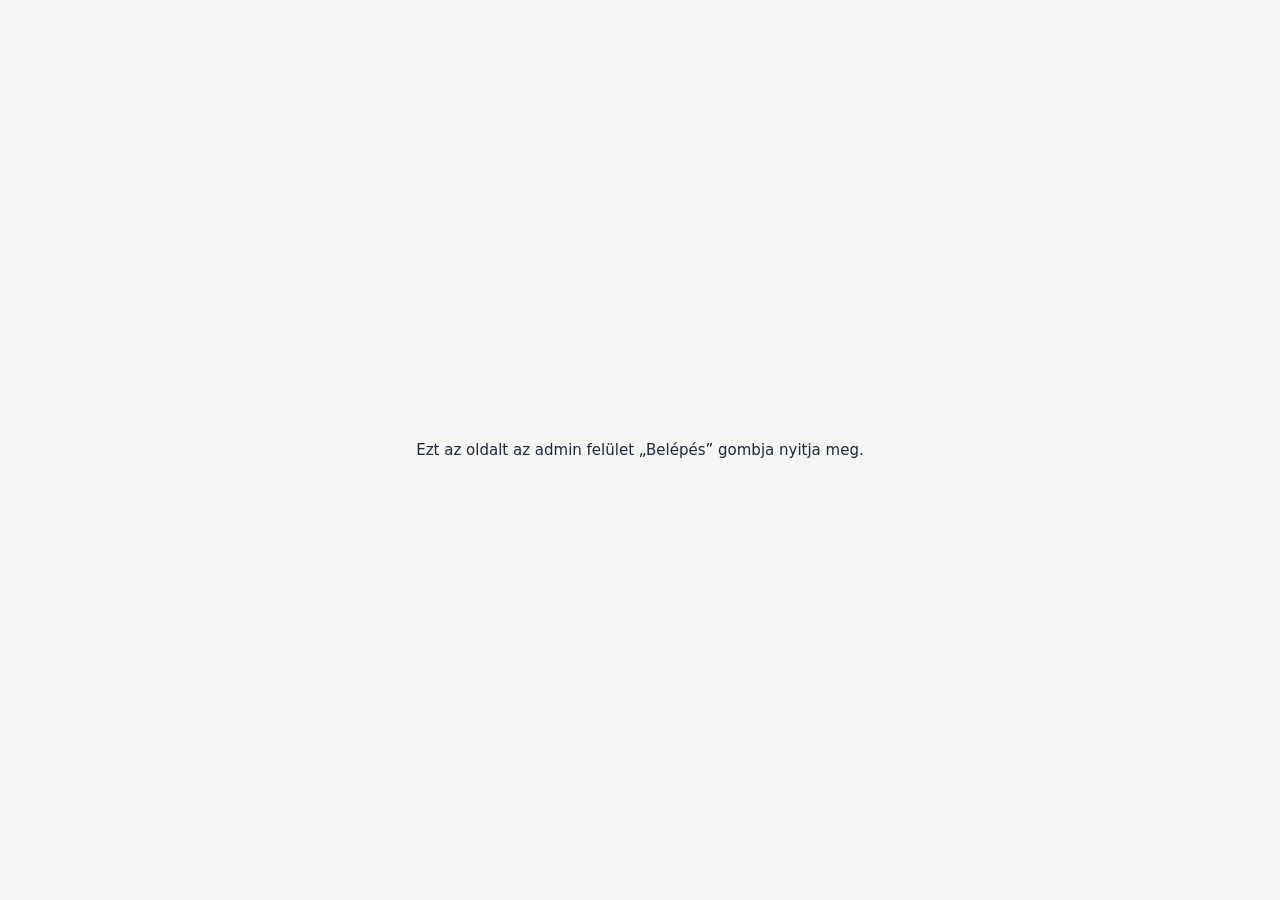
<file: impersonate.html>
<!doctype html>
<html lang="hu">
<head>
  <meta charset="utf-8">
  <meta name="viewport" content="width=device-width,initial-scale=1">
  <meta name="robots" content="noindex">
  <title>Felhasználó nézete – Bringaterv</title>
  <style>
    body { margin: 0; min-height: 100vh; display: grid; place-items: center; background: #f5f5f4; color: #1f2937;
           font: 15px/1.5 system-ui, -apple-system, sans-serif; }
    p { margin: 0; padding: 24px; text-align: center; }
  </style>
</head>
<body>
  <p id="msg">Belépés a felhasználó nézetébe…</p>
  <script>
    // Az admin felület postMessage-dzsel adja át a rövid életű tokent (nem kerül URL-be)
    const msg = document.getElementById("msg");
    if (!window.opener) {
      msg.textContent = "Ezt az oldalt az admin felület „Belépés” gombja nyitja meg.";
    } else {
      window.addEventListener("message", (e) => {
        const d = e.data;
        if (e.origin !== location.origin || e.source !== window.opener || !d || d.type !== "bt-imp") return;
        if (d.error) { msg.textContent = d.error; return; }
        sessionStorage.clear();
        sessionStorage.setItem("bt_imp", JSON.stringify({ user: d.user, admin: d.admin, until: Date.now() + d.hours * 3600e3 }));
        sessionStorage.setItem("imp:bringaterv_jwt", d.token);
        sessionStorage.setItem("imp:bringaterv_user", JSON.stringify(d.user));
        try { window.opener = null; } catch { /* nem baj */ }
        location.replace("./index.html");
      });
      window.opener.postMessage({ type: "bt-imp-ready" }, location.origin);
    }
  </script>
</body>
</html>
</file>
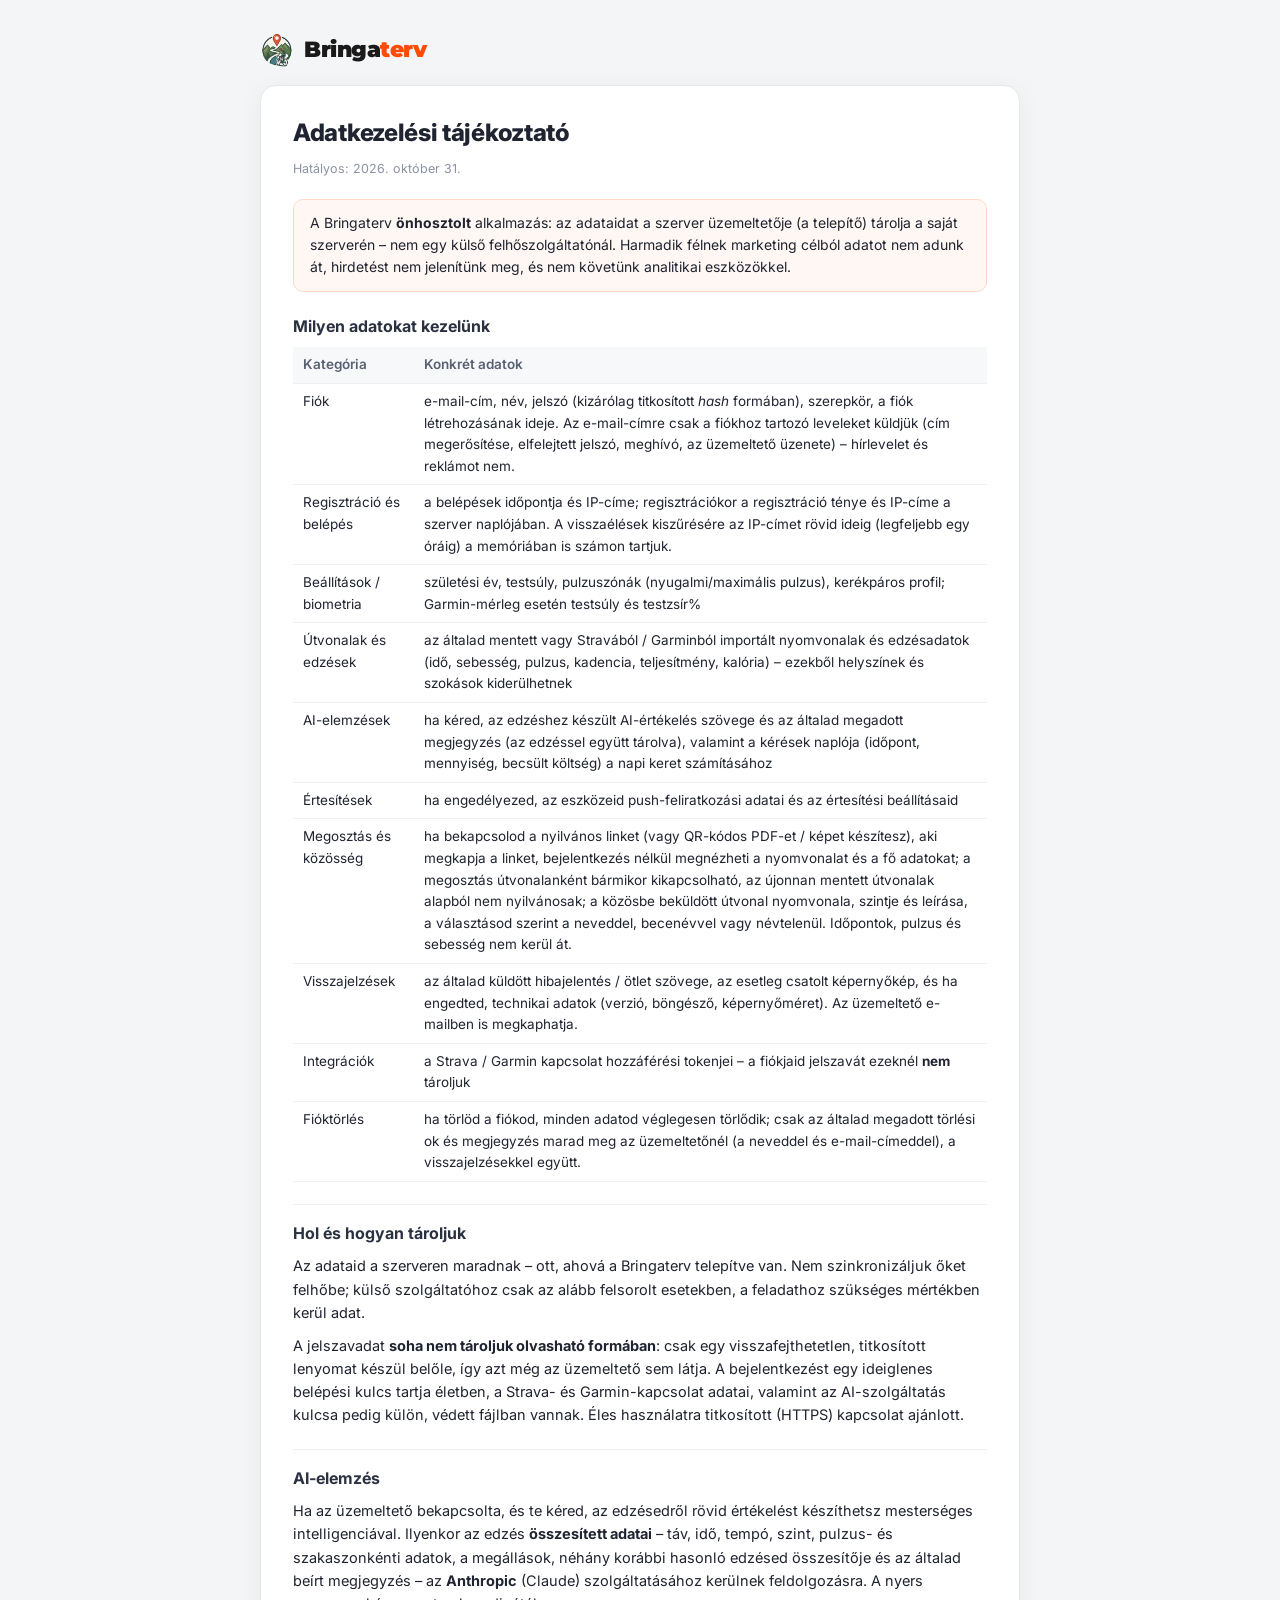
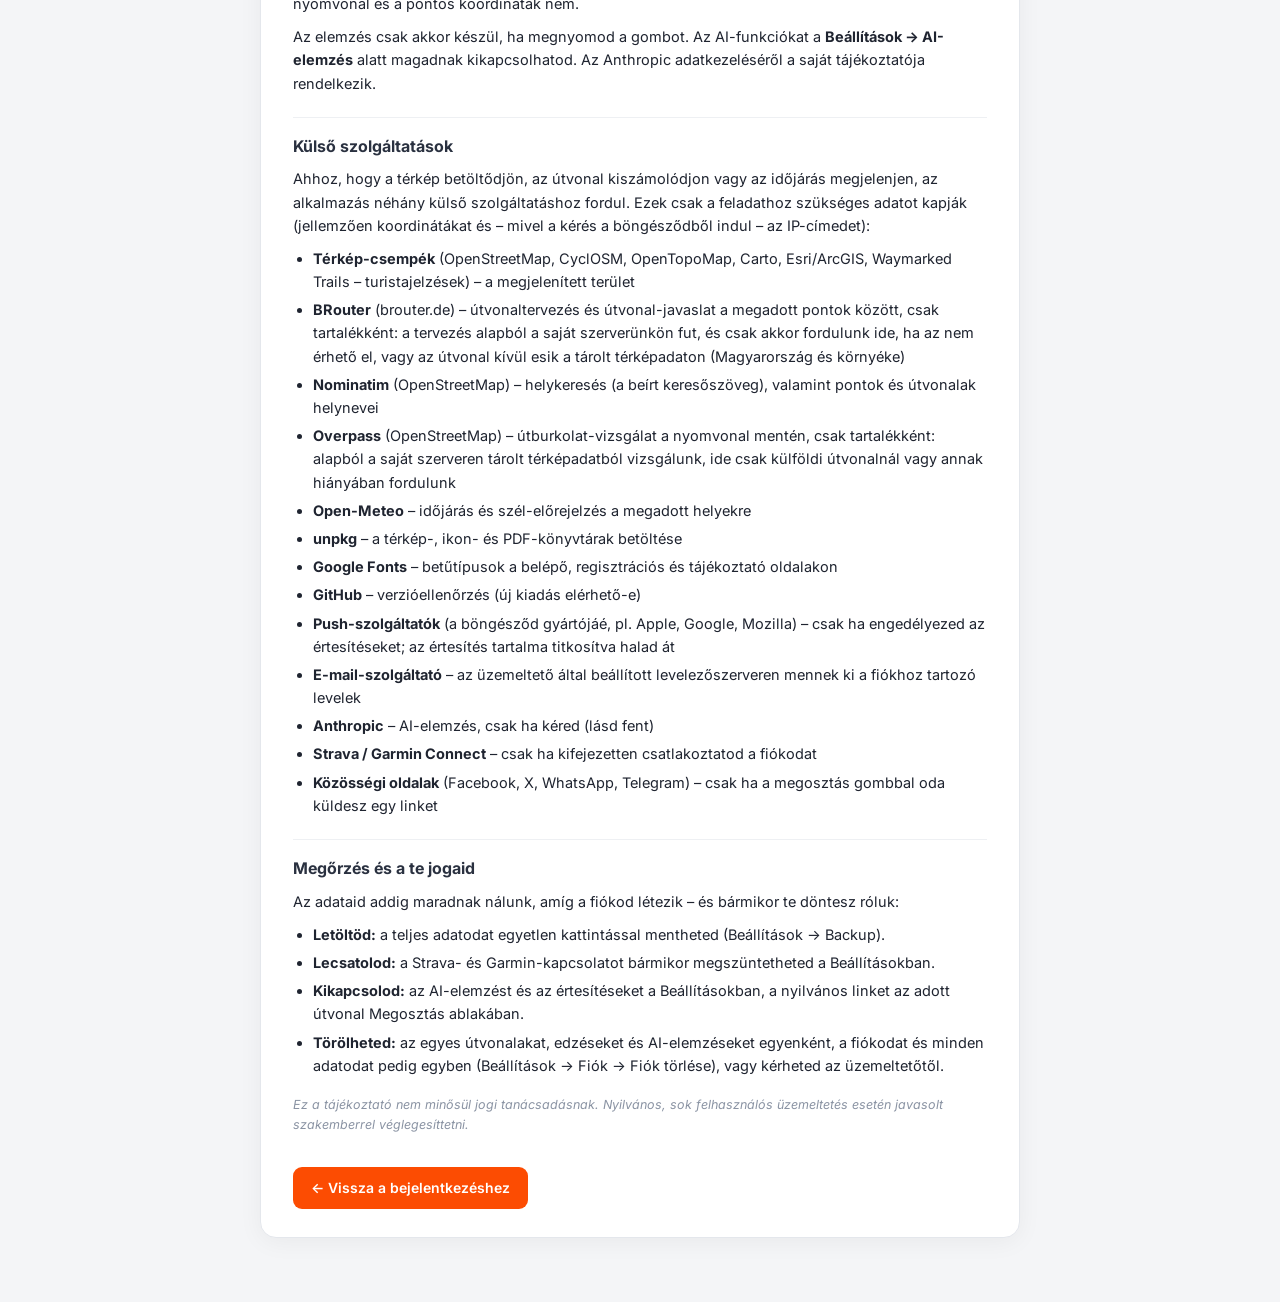
<file: privacy.html>
<!doctype html>
<html lang="hu">
<head>
  <meta charset="utf-8">
  <meta name="viewport" content="width=device-width, initial-scale=1">
  <title>Bringaterv – Adatkezelési tájékoztató</title>
  <link rel="icon" type="image/x-icon" href="./favicon.ico">
  <link rel="preconnect" href="https://fonts.googleapis.com">
  <link rel="preconnect" href="https://fonts.gstatic.com" crossorigin>
  <link href="https://fonts.googleapis.com/css2?family=Montserrat:wght@700;900&family=Inter:wght@400;500;600&display=swap" rel="stylesheet">
  <style>
    *, *::before, *::after { margin: 0; padding: 0; box-sizing: border-box; }
    body {
      font-family: 'Inter', 'Segoe UI', sans-serif;
      background: #f4f5f7;
      color: #1f2430;
      line-height: 1.6;
      padding: 32px 16px 64px;
    }
    .wrap { max-width: 760px; margin: 0 auto; }
    .top {
      display: flex; align-items: center; gap: 10px; margin-bottom: 18px;
    }
    .logo-img { width: 34px; height: 34px; border-radius: 8px; }
    .logo-text {
      font-family: 'Montserrat', sans-serif; font-size: 22px; font-weight: 900;
      letter-spacing: -0.5px; color: #1a1a1a;
    }
    .logo-text .accent { color: #fc4c02; }
    .card {
      background: #fff; border: 1px solid #e4e7ec; border-radius: 16px;
      padding: 28px 32px; box-shadow: 0 4px 24px rgba(0,0,0,.05);
    }
    h1 { font-size: 24px; font-weight: 800; margin-bottom: 6px; letter-spacing: -0.3px; }
    .updated { font-size: 12.5px; color: #8a93a3; margin-bottom: 20px; }
    h2 {
      font-size: 16px; font-weight: 700; margin: 22px 0 8px;
      padding-top: 16px; border-top: 1px solid #eef0f3; color: #2a3140;
    }
    h2:first-of-type { border-top: none; padding-top: 0; }
    p { margin-bottom: 10px; font-size: 14.5px; }
    ul { margin: 4px 0 12px 20px; font-size: 14.5px; }
    li { margin-bottom: 5px; }
    .lead {
      background: #fff7f3; border: 1px solid #ffd9c5; border-radius: 10px;
      padding: 12px 16px; font-size: 14px; margin-bottom: 6px;
    }
    table { width: 100%; border-collapse: collapse; margin: 6px 0 12px; font-size: 13.5px; }
    th, td { text-align: left; padding: 7px 10px; border-bottom: 1px solid #eef0f3; vertical-align: top; }
    th { background: #f7f8fa; font-weight: 600; color: #586072; }
    code { background: #f0f1f4; padding: 1px 5px; border-radius: 4px; font-size: 12.5px; }
    .note { font-size: 12.5px; color: #8a93a3; margin-top: 18px; font-style: italic; }
    .back {
      display: inline-block; margin-top: 22px; padding: 10px 18px;
      background: #fc4c02; color: #fff; text-decoration: none; border-radius: 9px;
      font-weight: 600; font-size: 14px;
    }
    .back:hover { background: #e04400; }
    a { color: #fc4c02; }
  </style>
</head>
<body>
  <div class="wrap">
    <div class="top">
      <img src="./src/assets/logo.png" alt="Bringaterv logó" class="logo-img">
      <span class="logo-text">Bringa<span class="accent">terv</span></span>
    </div>

    <div class="card">
      <h1>Adatkezelési tájékoztató</h1>
      <p class="updated">Hatályos: 2026. október 31.</p>

      <p class="lead">
        A Bringaterv <strong>önhosztolt</strong> alkalmazás: az adataidat a szerver
        üzemeltetője (a telepítő) tárolja a saját szerverén – nem egy külső
        felhőszolgáltatónál. Harmadik félnek marketing célból adatot nem adunk át,
        hirdetést nem jelenítünk meg, és nem követünk analitikai eszközökkel.
      </p>

      <h2>Milyen adatokat kezelünk</h2>
      <table>
        <tr><th>Kategória</th><th>Konkrét adatok</th></tr>
        <tr><td>Fiók</td><td>e-mail-cím, név, jelszó (kizárólag titkosított <em>hash</em> formában), szerepkör, a fiók létrehozásának ideje. Az e-mail-címre csak a fiókhoz tartozó leveleket küldjük (cím megerősítése, elfelejtett jelszó, meghívó, az üzemeltető üzenete) – hírlevelet és reklámot nem.</td></tr>
        <tr><td>Regisztráció és belépés</td><td>a belépések időpontja és IP-címe; regisztrációkor a regisztráció ténye és IP-címe a szerver naplójában. A visszaélések kiszűrésére az IP-címet rövid ideig (legfeljebb egy óráig) a memóriában is számon tartjuk.</td></tr>
        <tr><td>Beállítások / biometria</td><td>születési év, testsúly, pulzuszónák (nyugalmi/maximális pulzus), kerékpáros profil; Garmin-mérleg esetén testsúly és testzsír%</td></tr>
        <tr><td>Útvonalak és edzések</td><td>az általad mentett vagy Stravából / Garminból importált nyomvonalak és edzésadatok (idő, sebesség, pulzus, kadencia, teljesítmény, kalória) – ezekből helyszínek és szokások kiderülhetnek</td></tr>
        <tr><td>AI-elemzések</td><td>ha kéred, az edzéshez készült AI-értékelés szövege és az általad megadott megjegyzés (az edzéssel együtt tárolva), valamint a kérések naplója (időpont, mennyiség, becsült költség) a napi keret számításához</td></tr>
        <tr><td>Értesítések</td><td>ha engedélyezed, az eszközeid push-feliratkozási adatai és az értesítési beállításaid</td></tr>
        <tr><td>Megosztás és közösség</td><td>ha bekapcsolod a nyilvános linket (vagy QR-kódos PDF-et / képet készítesz), aki megkapja a linket, bejelentkezés nélkül megnézheti a nyomvonalat és a fő adatokat; a megosztás útvonalanként bármikor kikapcsolható, az újonnan mentett útvonalak alapból nem nyilvánosak; a közösbe beküldött útvonal nyomvonala, szintje és leírása, a választásod szerint a neveddel, becenévvel vagy névtelenül. Időpontok, pulzus és sebesség nem kerül át.</td></tr>
        <tr><td>Visszajelzések</td><td>az általad küldött hibajelentés / ötlet szövege, az esetleg csatolt képernyőkép, és ha engedted, technikai adatok (verzió, böngésző, képernyőméret). Az üzemeltető e-mailben is megkaphatja.</td></tr>
        <tr><td>Integrációk</td><td>a Strava / Garmin kapcsolat hozzáférési tokenjei – a fiókjaid jelszavát ezeknél <strong>nem</strong> tároljuk</td></tr>
        <tr><td>Fióktörlés</td><td>ha törlöd a fiókod, minden adatod véglegesen törlődik; csak az általad megadott törlési ok és megjegyzés marad meg az üzemeltetőnél (a neveddel és e-mail-címeddel), a visszajelzésekkel együtt.</td></tr>
      </table>

      <h2>Hol és hogyan tároljuk</h2>
      <p>
        Az adataid a szerveren maradnak – ott, ahová a Bringaterv telepítve van. Nem
        szinkronizáljuk őket felhőbe; külső szolgáltatóhoz csak az alább felsorolt
        esetekben, a feladathoz szükséges mértékben kerül adat.
      </p>
      <p>
        A jelszavadat <strong>soha nem tároljuk olvasható formában</strong>: csak egy
        visszafejthetetlen, titkosított lenyomat készül belőle, így azt még az
        üzemeltető sem látja. A bejelentkezést egy ideiglenes belépési kulcs tartja
        életben, a Strava- és Garmin-kapcsolat adatai, valamint az AI-szolgáltatás
        kulcsa pedig külön, védett fájlban vannak. Éles használatra titkosított (HTTPS)
        kapcsolat ajánlott.
      </p>

      <h2>AI-elemzés</h2>
      <p>
        Ha az üzemeltető bekapcsolta, és te kéred, az edzésedről rövid értékelést
        készíthetsz mesterséges intelligenciával. Ilyenkor az edzés <strong>összesített
        adatai</strong> – táv, idő, tempó, szint, pulzus- és szakaszonkénti adatok, a
        megállások, néhány korábbi hasonló edzésed összesítője és az általad beírt
        megjegyzés – az <strong>Anthropic</strong> (Claude) szolgáltatásához kerülnek
        feldolgozásra. A nyers nyomvonal és a pontos koordináták nem.
      </p>
      <p>
        Az elemzés csak akkor készül, ha megnyomod a gombot. Az AI-funkciókat a
        <strong>Beállítások → AI-elemzés</strong> alatt magadnak kikapcsolhatod. Az
        Anthropic adatkezeléséről a saját tájékoztatója rendelkezik.
      </p>

      <h2>Külső szolgáltatások</h2>
      <p>
        Ahhoz, hogy a térkép betöltődjön, az útvonal kiszámolódjon vagy az időjárás
        megjelenjen, az alkalmazás néhány külső szolgáltatáshoz fordul. Ezek csak a
        feladathoz szükséges adatot kapják (jellemzően koordinátákat és – mivel a
        kérés a böngésződből indul – az IP-címedet):</p>
      <ul>
        <li><strong>Térkép-csempék</strong> (OpenStreetMap, CyclOSM, OpenTopoMap, Carto, Esri/ArcGIS, Waymarked Trails – turistajelzések) – a megjelenített terület</li>
        <li><strong>BRouter</strong> (brouter.de) – útvonaltervezés és útvonal-javaslat a megadott pontok között, csak tartalékként: a tervezés alapból a saját szerverünkön fut, és csak akkor fordulunk ide, ha az nem érhető el, vagy az útvonal kívül esik a tárolt térképadaton (Magyarország és környéke)</li>
        <li><strong>Nominatim</strong> (OpenStreetMap) – helykeresés (a beírt keresőszöveg), valamint pontok és útvonalak helynevei</li>
        <li><strong>Overpass</strong> (OpenStreetMap) – útburkolat-vizsgálat a nyomvonal mentén, csak tartalékként: alapból a saját szerveren tárolt térképadatból vizsgálunk, ide csak külföldi útvonalnál vagy annak hiányában fordulunk</li>
        <li><strong>Open-Meteo</strong> – időjárás és szél-előrejelzés a megadott helyekre</li>
        <li><strong>unpkg</strong> – a térkép-, ikon- és PDF-könyvtárak betöltése</li>
        <li><strong>Google Fonts</strong> – betűtípusok a belépő, regisztrációs és tájékoztató oldalakon</li>
        <li><strong>GitHub</strong> – verzióellenőrzés (új kiadás elérhető-e)</li>
        <li><strong>Push-szolgáltatók</strong> (a böngésződ gyártójáé, pl. Apple, Google, Mozilla) – csak ha engedélyezed az értesítéseket; az értesítés tartalma titkosítva halad át</li>
        <li><strong>E-mail-szolgáltató</strong> – az üzemeltető által beállított levelezőszerveren mennek ki a fiókhoz tartozó levelek</li>
        <li><strong>Anthropic</strong> – AI-elemzés, csak ha kéred (lásd fent)</li>
        <li><strong>Strava / Garmin Connect</strong> – csak ha kifejezetten csatlakoztatod a fiókodat</li>
        <li><strong>Közösségi oldalak</strong> (Facebook, X, WhatsApp, Telegram) – csak ha a megosztás gombbal oda küldesz egy linket</li>
      </ul>

      <h2>Megőrzés és a te jogaid</h2>
      <p>Az adataid addig maradnak nálunk, amíg a fiókod létezik – és bármikor te döntesz róluk:</p>
      <ul>
        <li><strong>Letöltöd:</strong> a teljes adatodat egyetlen kattintással mentheted (Beállítások → Backup).</li>
        <li><strong>Lecsatolod:</strong> a Strava- és Garmin-kapcsolatot bármikor megszüntetheted a Beállításokban.</li>
        <li><strong>Kikapcsolod:</strong> az AI-elemzést és az értesítéseket a Beállításokban, a nyilvános linket az adott útvonal Megosztás ablakában.</li>
        <li><strong>Törölheted:</strong> az egyes útvonalakat, edzéseket és AI-elemzéseket egyenként, a fiókodat és minden adatodat pedig egyben (Beállítások → Fiók → Fiók törlése), vagy kérheted az üzemeltetőtől.</li>
      </ul>

      <h2 data-contact hidden>Kapcsolat</h2>
      <p data-contact hidden>Kérdéssel, adatkezelési kéréssel ide írhatsz: <a data-contact-link></a></p>

      <p class="note">
        Ez a tájékoztató nem minősül jogi tanácsadásnak. Nyilvános, sok felhasználós
        üzemeltetés esetén javasolt szakemberrel véglegesíttetni.
      </p>

      <a class="back" href="./login.html">← Vissza a bejelentkezéshez</a>
    </div>
  </div>
  <script type="module">
    import { config } from "./src/config.js";
    const mail = (config.contactEmail || "").trim();
    if (mail) {
      document.querySelectorAll("[data-contact]").forEach((el) => { el.hidden = false; });
      document.querySelectorAll("[data-contact-link]").forEach((a) => { a.href = `mailto:${mail}`; a.textContent = mail; });
    }
  </script>
</body>
</html>
</file>
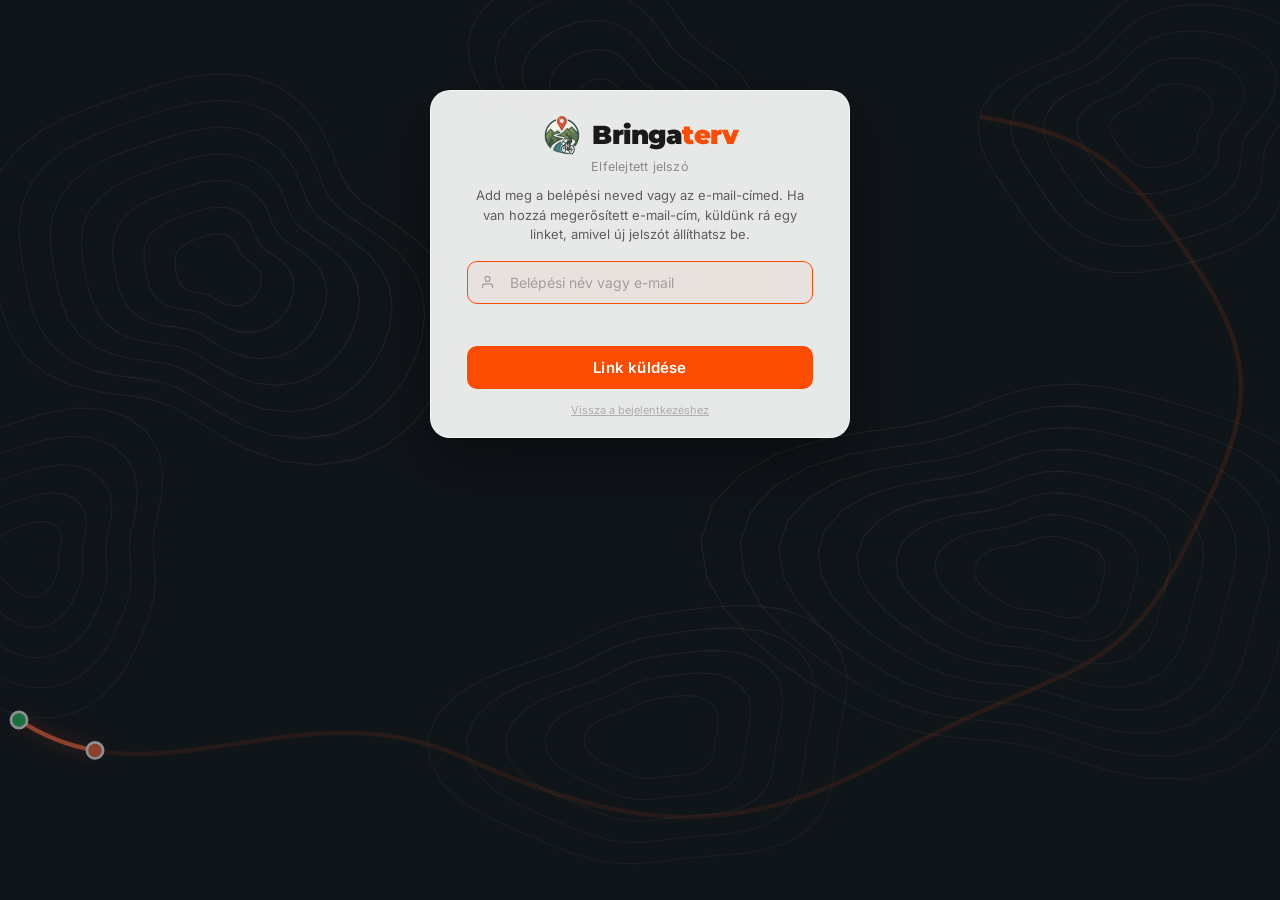
<file: reset.html>
<!doctype html>
<html lang="hu">
<head>
  <meta charset="utf-8">
  <meta name="viewport" content="width=device-width, initial-scale=1, viewport-fit=cover">
  <!-- PWA: telepíthető app (iPhone / iPad: Megosztás → Főképernyőhöz adás) -->
  <link rel="manifest" href="./manifest.webmanifest">
  <meta name="apple-mobile-web-app-capable" content="yes">
  <meta name="mobile-web-app-capable" content="yes">
  <meta name="apple-mobile-web-app-title" content="Bringaterv">
  <meta name="apple-mobile-web-app-status-bar-style" content="default">
  <meta name="theme-color" content="#f5f5f5" media="(prefers-color-scheme: light)">
  <meta name="theme-color" content="#1a1a1a" media="(prefers-color-scheme: dark)">
  <link rel="apple-touch-icon" href="./src/assets/icons/apple-touch-icon.png">
  <title>Bringaterv – Új jelszó</title>
  <link rel="stylesheet" href="./src/install.css">
  <link rel="icon" type="image/x-icon" href="./favicon.ico">
  <link rel="preconnect" href="https://fonts.googleapis.com">
  <link rel="preconnect" href="https://fonts.gstatic.com" crossorigin>
  <link href="https://fonts.googleapis.com/css2?family=Montserrat:wght@700;900&family=Inter:wght@400;500;600&display=swap" rel="stylesheet">
  <script src="./src/version.js"></script>
  <style>
    *, *::before, *::after { margin: 0; padding: 0; box-sizing: border-box; }

    body {
      min-height: 100vh;
      display: flex;
      align-items: flex-start;
      justify-content: center;
      padding-top: 10vh;
      font-family: 'Inter', 'Segoe UI', sans-serif;
      background: #111;
      overflow: hidden;
    }

    .bg {
      position: fixed;
      inset: 0;
      background-image: url('./src/assets/btervlogin.png');
      background-size: cover;
      background-position: center 40%;
      filter: brightness(0.55) saturate(0.85);
      transform: scale(1.04);
    }

    /* Álló képernyőn (telefon, iPad állóban) a széles kép közepe látszana – helyette
       a kör alakú embléma a kártya fölött, ugyanazzal a sötétített hangulattal */
    @media (max-aspect-ratio: 4/5) {
      body { padding-top: calc(5vh + min(52vw, 280px) + 20px + env(safe-area-inset-top)); }
      .bg {
        background-color: #f5f2e9;
        background-image: url('./src/assets/icons/icon-512.png');
        background-repeat: no-repeat;
        background-size: min(52vw, 280px);
        background-position: center calc(5vh + env(safe-area-inset-top));
        transform: none;
      }
    }

    .card {
      position: relative;
      z-index: 10;
      width: 420px;
      max-width: calc(100vw - 32px);
      padding: 24px 36px 20px;
      background: rgba(255, 255, 255, 0.90);
      backdrop-filter: blur(32px);
      -webkit-backdrop-filter: blur(32px);
      border: 1px solid rgba(255, 255, 255, 0.7);
      border-radius: 20px;
      color: #1a1a1a;
      text-align: center;
      box-shadow: 0 24px 60px rgba(0, 0, 0, 0.40);
    }

    .logo-wrap {
      display: flex;
      align-items: center;
      justify-content: center;
      gap: 10px;
      margin-bottom: 4px;
    }

    .logo-img {
      width: 40px;
      height: 40px;
      border-radius: 9px;
    }

    .logo-text {
      font-family: 'Montserrat', sans-serif;
      font-size: 26px;
      font-weight: 900;
      letter-spacing: -0.5px;
      line-height: 1;
      color: #1a1a1a;
    }

    .logo-text .accent { color: #fc4c02; }

    .subtitle {
      font-size: 12.5px;
      color: rgba(0, 0, 0, 0.40);
      margin-bottom: 18px;
      letter-spacing: 0.2px;
    }

    .input-wrap {
      position: relative;
      margin-bottom: 10px;
    }

    .input-wrap svg {
      position: absolute;
      left: 13px;
      top: 50%;
      transform: translateY(-50%);
      color: rgba(0,0,0,0.30);
      pointer-events: none;
    }

    input[type="text"],
    input[type="password"], input[type="email"] {
      width: 100%;
      padding: 12px 16px 12px 42px;
      background: rgba(0, 0, 0, 0.06);
      border: 1.5px solid rgba(0, 0, 0, 0.12);
      border-radius: 10px;
      color: #1a1a1a;
      font-size: 14px;
      font-family: inherit;
      outline: none;
      transition: border-color 0.2s, background 0.2s;
    }

    input::placeholder { color: rgba(0, 0, 0, 0.30); }

    input:focus {
      border-color: #fc4c02;
      background: rgba(252, 76, 2, 0.04);
    }

    .error-msg {
      font-size: 12.5px;
      color: #d63030;
      margin-bottom: 10px;
      min-height: 18px;
      text-align: left;
      padding-left: 2px;
    }

    .login-btn {
      width: 100%;
      padding: 12px;
      background: #fc4c02;
      color: #fff;
      font-size: 15px;
      font-weight: 600;
      font-family: inherit;
      border: none;
      border-radius: 10px;
      cursor: pointer;
      transition: background 0.18s, transform 0.1s;
      letter-spacing: 0.2px;
      margin-top: 4px;
    }

    .login-btn:hover { background: #e04400; }
    .login-btn:active { transform: scale(0.98); }

    .consent {
      display: flex;
      align-items: flex-start;
      gap: 8px;
      text-align: left;
      font-size: 12px;
      color: rgba(0, 0, 0, 0.55);
      margin: 4px 2px 12px;
      line-height: 1.45;
    }
    .consent input[type="checkbox"] {
      flex: 0 0 auto;
      width: 16px;
      height: 16px;
      margin-top: 1px;
      accent-color: #fc4c02;
      cursor: pointer;
    }
    .consent label { cursor: pointer; }
    .consent a { color: #fc4c02; font-weight: 600; text-decoration: none; }
    .consent a:hover { text-decoration: underline; }

    .login-btn:disabled {
      background: rgba(0, 0, 0, 0.18);
      cursor: not-allowed;
    }
    .login-btn:disabled:hover { background: rgba(0, 0, 0, 0.18); }

    .card-footer {
      margin-top: 14px;
      font-size: 11px;
      color: rgba(0, 0, 0, 0.25);
    }

    /* Regisztráció: hosszabb űrlap → görgethető oldal */
    body { overflow: auto; padding-bottom: 40px; }
    .row2 { display: grid; grid-template-columns: 1fr 1fr; gap: 10px; }
    .row2 .input-wrap { margin-bottom: 0; }
    .row2 { margin-bottom: 12px; }
    .row2 input { padding-left: 14px !important; }   /* itt nincs ikon */
    .invite-info { font-size: 13px; color: rgba(0,0,0,.6); margin: -6px 0 16px; line-height: 1.5; }
    .invite-info b { color: #111; }
    .field-hint { font-size: 11px; color: rgba(0,0,0,.45); margin: -6px 0 12px 4px; text-align: left; }
    .invalid-box { padding: 18px 4px 6px; font-size: 14px; color: rgba(0,0,0,.7); line-height: 1.6; }
    .invalid-box a { color: #fc4c02; font-weight: 600; }
    .ok-box { padding: 14px 4px 6px; font-size: 14px; color: rgba(0,0,0,.7); line-height: 1.6; }
    .ok-icon { width: 52px; height: 52px; margin: 6px auto 10px; border-radius: 50%; display: grid; place-items: center;
      background: rgba(22,163,74,.12); color: #16a34a; font-size: 26px; font-weight: 800; }
    .ok-box .login-btn { margin-top: 16px; display: block; text-decoration: none; text-align: center; line-height: 46px; }
  </style>
</head>
<body>
  <div class="bg"></div>
  <script src="./src/authBg.js"></script>

  <div class="card">
    <div class="logo-wrap">
      <img src="./src/assets/logo.png" alt="Bringaterv logó" class="logo-img">
      <span class="logo-text">Bringa<span class="accent">terv</span></span>
    </div>
    <p class="subtitle" id="subtitle">Elfelejtett jelszó</p>

    <!-- 1. Link kérése -->
    <form id="askForm" novalidate hidden>
      <p class="invite-info">Add meg a belépési neved vagy az e-mail-címed. Ha van hozzá megerősített e-mail-cím, küldünk rá egy linket, amivel új jelszót állíthatsz be.</p>
      <div class="input-wrap">
        <svg width="15" height="15" viewBox="0 0 24 24" fill="none" stroke="currentColor" stroke-width="2" stroke-linecap="round" stroke-linejoin="round" aria-hidden="true"><path d="M20 21v-2a4 4 0 0 0-4-4H8a4 4 0 0 0-4 4v2"/><circle cx="12" cy="7" r="4"/></svg>
        <input id="login" type="text" placeholder="Belépési név vagy e-mail" autocomplete="username" autocapitalize="none" spellcheck="false">
      </div>
      <p class="error-msg" id="askError"></p>
      <button type="submit" class="login-btn">Link küldése</button>
    </form>

    <!-- 2. Új jelszó a linkből -->
    <form id="resetForm" novalidate hidden>
      <p class="invite-info" id="resetInfo">Adj meg egy új jelszót.</p>
      <input type="text" id="resetLogin" autocomplete="username" hidden>
      <div class="input-wrap">
        <svg width="15" height="15" viewBox="0 0 24 24" fill="none" stroke="currentColor" stroke-width="2" stroke-linecap="round" stroke-linejoin="round" aria-hidden="true"><rect x="3" y="11" width="18" height="11" rx="2"/><path d="M7 11V7a5 5 0 0 1 10 0v4"/></svg>
        <input id="password" type="password" placeholder="Új jelszó (8+ karakter, nagybetű, szám, spec. karakter)" autocomplete="new-password">
      </div>
      <div class="input-wrap">
        <svg width="15" height="15" viewBox="0 0 24 24" fill="none" stroke="currentColor" stroke-width="2" stroke-linecap="round" stroke-linejoin="round" aria-hidden="true"><rect x="3" y="11" width="18" height="11" rx="2"/><path d="M7 11V7a5 5 0 0 1 10 0v4"/></svg>
        <input id="password2" type="password" placeholder="Új jelszó újra" autocomplete="new-password">
      </div>
      <p class="error-msg" id="resetError"></p>
      <button type="submit" class="login-btn">Jelszó mentése</button>
    </form>

    <div id="msg" class="ok-box" hidden></div>
    <p class="card-footer"><a href="./login.html" style="color:inherit">Vissza a bejelentkezéshez</a></p>
  </div>

  <script type="module">
    const JWT_KEY = "bringaterv_jwt", USER_KEY = "bringaterv_user";
    const $ = (id) => document.getElementById(id);
    const token = new URLSearchParams(location.search).get("t") || "";
    const esc = (s) => String(s ?? "").replace(/[&<>"]/g, (c) => ({ "&": "&amp;", "<": "&lt;", ">": "&gt;", '"': "&quot;" }[c]));

    function show(html, ok = true) {
      $("askForm").hidden = $("resetForm").hidden = true;
      $("msg").hidden = false;
      $("msg").innerHTML = (ok ? `<div class="ok-icon">✓</div>` : "") + html;
    }

    if (!token) {
      $("askForm").hidden = false;
      $("login").focus();
    } else {
      $("subtitle").textContent = "Új jelszó beállítása";
      fetch(`/api/auth/reset/${encodeURIComponent(token)}`).then((r) => r.json().then((d) => [r.ok, d]))
        .then(([ok, d]) => {
          if (!ok || !d.valid) return show(`A link érvénytelen, lejárt, vagy már felhasználták.<br><a href="./reset">Kérj újat</a>.`, false);
          $("resetForm").hidden = false;
          $("resetLogin").value = d.login || "";
          $("resetInfo").innerHTML = `Új jelszó ehhez a fiókhoz: <b>${esc(d.login)}</b>`;
          $("password").focus();
        })
        .catch(() => show("A szerver most nem érhető el – próbáld újra később.", false));
    }

    $("askForm").addEventListener("submit", async (e) => {
      e.preventDefault();
      const btn = e.target.querySelector("button"), err = $("askError");
      err.textContent = "";
      const login = $("login").value.trim();
      if (!login) { err.textContent = "Add meg a belépési neved vagy e-mail-címed."; return; }
      btn.disabled = true; btn.textContent = "Küldés…";
      try {
        const r = await fetch("/api/auth/forgot", { method: "POST", headers: { "Content-Type": "application/json" }, body: JSON.stringify({ login }) });
        const d = await r.json().catch(() => ({}));
        if (!r.ok) throw new Error(d.error || "Nem sikerült – próbáld újra.");
        show(`<b>Nézd meg a postafiókodat.</b><br>${esc(d.message)}<br><br>A link 60 percig érvényes. Ha nem jön meg pár percen belül, nézd meg a spam mappát is.<br><br>Nincs megerősített e-mail-címed? Kérd meg az admint, hogy állítson be új jelszót.`);
      } catch (ex) {
        err.textContent = ex.message;
        btn.disabled = false; btn.textContent = "Link küldése";
      }
    });

    $("resetForm").addEventListener("submit", async (e) => {
      e.preventDefault();
      const btn = e.target.querySelector("button"), err = $("resetError");
      err.textContent = "";
      const pw = $("password").value;
      if (pw.length < 8 || !/\p{Lu}/u.test(pw) || !/\d/.test(pw) || !/[^\p{L}\p{N}\s]/u.test(pw)) { err.textContent = "A jelszóhoz kell: legalább 8 karakter, nagybetű, szám és speciális karakter."; return; }
      if (pw !== $("password2").value) { err.textContent = "A két jelszó nem egyezik."; return; }
      btn.disabled = true; btn.textContent = "Mentés…";
      try {
        const r = await fetch("/api/auth/reset", { method: "POST", headers: { "Content-Type": "application/json" }, body: JSON.stringify({ token, password: pw }) });
        const d = await r.json().catch(() => ({}));
        if (!r.ok) throw new Error(d.error || "Nem sikerült – próbáld újra.");
        localStorage.setItem(JWT_KEY, d.token);
        localStorage.setItem(USER_KEY, JSON.stringify(d.user));
        history.replaceState(null, "", "./reset");
        show(`<b>Kész, az új jelszavad beállítva.</b><br>Minden más eszközön ki kell lépned és újra be.<a class="login-btn" href="./index.html">Tovább az appba</a>`);
      } catch (ex) {
        err.textContent = ex.message;
        btn.disabled = false; btn.textContent = "Jelszó mentése";
      }
    });
  </script>
</body>
</html>
</file>
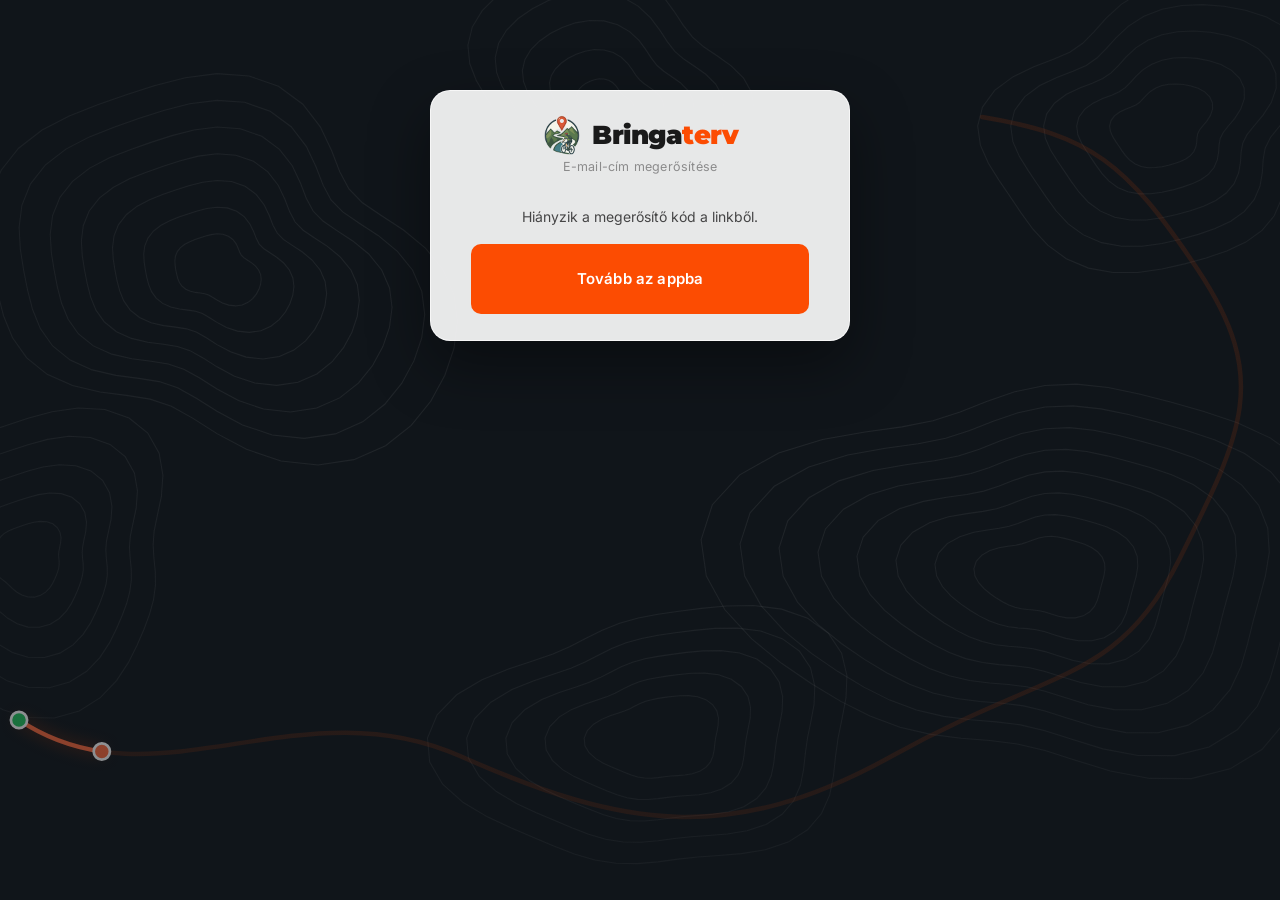
<file: verify.html>
<!doctype html>
<html lang="hu">
<head>
  <meta charset="utf-8">
  <meta name="viewport" content="width=device-width, initial-scale=1, viewport-fit=cover">
  <!-- PWA: telepíthető app (iPhone / iPad: Megosztás → Főképernyőhöz adás) -->
  <link rel="manifest" href="./manifest.webmanifest">
  <meta name="apple-mobile-web-app-capable" content="yes">
  <meta name="mobile-web-app-capable" content="yes">
  <meta name="apple-mobile-web-app-title" content="Bringaterv">
  <meta name="apple-mobile-web-app-status-bar-style" content="default">
  <meta name="theme-color" content="#f5f5f5" media="(prefers-color-scheme: light)">
  <meta name="theme-color" content="#1a1a1a" media="(prefers-color-scheme: dark)">
  <link rel="apple-touch-icon" href="./src/assets/icons/apple-touch-icon.png">
  <title>Bringaterv – E-mail megerősítése</title>
  <link rel="stylesheet" href="./src/install.css">
  <link rel="icon" type="image/x-icon" href="./favicon.ico">
  <link rel="preconnect" href="https://fonts.googleapis.com">
  <link rel="preconnect" href="https://fonts.gstatic.com" crossorigin>
  <link href="https://fonts.googleapis.com/css2?family=Montserrat:wght@700;900&family=Inter:wght@400;500;600&display=swap" rel="stylesheet">
  <script src="./src/version.js"></script>
  <style>
    *, *::before, *::after { margin: 0; padding: 0; box-sizing: border-box; }

    body {
      min-height: 100vh;
      display: flex;
      align-items: flex-start;
      justify-content: center;
      padding-top: 10vh;
      font-family: 'Inter', 'Segoe UI', sans-serif;
      background: #111;
      overflow: hidden;
    }

    .bg {
      position: fixed;
      inset: 0;
      background-image: url('./src/assets/btervlogin.png');
      background-size: cover;
      background-position: center 40%;
      filter: brightness(0.55) saturate(0.85);
      transform: scale(1.04);
    }

    /* Álló képernyőn (telefon, iPad állóban) a széles kép közepe látszana – helyette
       a kör alakú embléma a kártya fölött, ugyanazzal a sötétített hangulattal */
    @media (max-aspect-ratio: 4/5) {
      body { padding-top: calc(5vh + min(52vw, 280px) + 20px + env(safe-area-inset-top)); }
      .bg {
        background-color: #f5f2e9;
        background-image: url('./src/assets/icons/icon-512.png');
        background-repeat: no-repeat;
        background-size: min(52vw, 280px);
        background-position: center calc(5vh + env(safe-area-inset-top));
        transform: none;
      }
    }

    .card {
      position: relative;
      z-index: 10;
      width: 420px;
      max-width: calc(100vw - 32px);
      padding: 24px 36px 20px;
      background: rgba(255, 255, 255, 0.90);
      backdrop-filter: blur(32px);
      -webkit-backdrop-filter: blur(32px);
      border: 1px solid rgba(255, 255, 255, 0.7);
      border-radius: 20px;
      color: #1a1a1a;
      text-align: center;
      box-shadow: 0 24px 60px rgba(0, 0, 0, 0.40);
    }

    .logo-wrap {
      display: flex;
      align-items: center;
      justify-content: center;
      gap: 10px;
      margin-bottom: 4px;
    }

    .logo-img {
      width: 40px;
      height: 40px;
      border-radius: 9px;
    }

    .logo-text {
      font-family: 'Montserrat', sans-serif;
      font-size: 26px;
      font-weight: 900;
      letter-spacing: -0.5px;
      line-height: 1;
      color: #1a1a1a;
    }

    .logo-text .accent { color: #fc4c02; }

    .subtitle {
      font-size: 12.5px;
      color: rgba(0, 0, 0, 0.40);
      margin-bottom: 18px;
      letter-spacing: 0.2px;
    }

    .input-wrap {
      position: relative;
      margin-bottom: 10px;
    }

    .input-wrap svg {
      position: absolute;
      left: 13px;
      top: 50%;
      transform: translateY(-50%);
      color: rgba(0,0,0,0.30);
      pointer-events: none;
    }

    input[type="text"],
    input[type="password"], input[type="email"] {
      width: 100%;
      padding: 12px 16px 12px 42px;
      background: rgba(0, 0, 0, 0.06);
      border: 1.5px solid rgba(0, 0, 0, 0.12);
      border-radius: 10px;
      color: #1a1a1a;
      font-size: 14px;
      font-family: inherit;
      outline: none;
      transition: border-color 0.2s, background 0.2s;
    }

    input::placeholder { color: rgba(0, 0, 0, 0.30); }

    input:focus {
      border-color: #fc4c02;
      background: rgba(252, 76, 2, 0.04);
    }

    .error-msg {
      font-size: 12.5px;
      color: #d63030;
      margin-bottom: 10px;
      min-height: 18px;
      text-align: left;
      padding-left: 2px;
    }

    .login-btn {
      width: 100%;
      padding: 12px;
      background: #fc4c02;
      color: #fff;
      font-size: 15px;
      font-weight: 600;
      font-family: inherit;
      border: none;
      border-radius: 10px;
      cursor: pointer;
      transition: background 0.18s, transform 0.1s;
      letter-spacing: 0.2px;
      margin-top: 4px;
    }

    .login-btn:hover { background: #e04400; }
    .login-btn:active { transform: scale(0.98); }

    .consent {
      display: flex;
      align-items: flex-start;
      gap: 8px;
      text-align: left;
      font-size: 12px;
      color: rgba(0, 0, 0, 0.55);
      margin: 4px 2px 12px;
      line-height: 1.45;
    }
    .consent input[type="checkbox"] {
      flex: 0 0 auto;
      width: 16px;
      height: 16px;
      margin-top: 1px;
      accent-color: #fc4c02;
      cursor: pointer;
    }
    .consent label { cursor: pointer; }
    .consent a { color: #fc4c02; font-weight: 600; text-decoration: none; }
    .consent a:hover { text-decoration: underline; }

    .login-btn:disabled {
      background: rgba(0, 0, 0, 0.18);
      cursor: not-allowed;
    }
    .login-btn:disabled:hover { background: rgba(0, 0, 0, 0.18); }

    .card-footer {
      margin-top: 14px;
      font-size: 11px;
      color: rgba(0, 0, 0, 0.25);
    }

    /* Regisztráció: hosszabb űrlap → görgethető oldal */
    body { overflow: auto; padding-bottom: 40px; }
    .row2 { display: grid; grid-template-columns: 1fr 1fr; gap: 10px; }
    .row2 .input-wrap { margin-bottom: 0; }
    .row2 { margin-bottom: 12px; }
    .row2 input { padding-left: 14px !important; }   /* itt nincs ikon */
    .invite-info { font-size: 13px; color: rgba(0,0,0,.6); margin: -6px 0 16px; line-height: 1.5; }
    .invite-info b { color: #111; }
    .field-hint { font-size: 11px; color: rgba(0,0,0,.45); margin: -6px 0 12px 4px; text-align: left; }
    .invalid-box { padding: 18px 4px 6px; font-size: 14px; color: rgba(0,0,0,.7); line-height: 1.6; }
    .invalid-box a { color: #fc4c02; font-weight: 600; }
    .ok-box { padding: 14px 4px 6px; font-size: 14px; color: rgba(0,0,0,.7); line-height: 1.6; }
    .ok-icon { width: 52px; height: 52px; margin: 6px auto 10px; border-radius: 50%; display: grid; place-items: center;
      background: rgba(22,163,74,.12); color: #16a34a; font-size: 26px; font-weight: 800; }
    .ok-box .login-btn { margin-top: 16px; display: block; text-decoration: none; text-align: center; line-height: 46px; }
  </style>
</head>
<body>
  <div class="bg"></div>
  <script src="./src/authBg.js"></script>

  <div class="card">
    <div class="logo-wrap">
      <img src="./src/assets/logo.png" alt="Bringaterv logó" class="logo-img">
      <span class="logo-text">Bringa<span class="accent">terv</span></span>
    </div>
    <p class="subtitle">E-mail-cím megerősítése</p>
    <div id="msg" class="ok-box">Megerősítés folyamatban…</div>
  </div>

  <script type="module">
    const $ = (id) => document.getElementById(id);
    const token = new URLSearchParams(location.search).get("t") || "";
    const esc = (s) => String(s ?? "").replace(/[&<>"]/g, (c) => ({ "&": "&amp;", "<": "&lt;", ">": "&gt;", '"': "&quot;" }[c]));
    const fail = (m) => { $("msg").innerHTML = `${esc(m)}<a class="login-btn" href="./index.html">Tovább az appba</a>`; };
    (async () => {
      if (!token) return fail("Hiányzik a megerősítő kód a linkből.");
      try {
        const r = await fetch("/api/account/verify", { method: "POST", headers: { "Content-Type": "application/json" }, body: JSON.stringify({ token }) });
        const d = await r.json().catch(() => ({}));
        if (!r.ok) return fail(d.error || "A megerősítés nem sikerült.");
        history.replaceState(null, "", "./verify");
        $("msg").innerHTML = `<div class="ok-icon">✓</div><b>Köszönöm, megerősítve!</b><br>${esc(d.email)}<a class="login-btn" href="./index.html">Tovább az appba</a>`;
      } catch {
        fail("A szerver most nem érhető el – próbáld újra később.");
      }
    })();
  </script>
</body>
</html>
</file>
<file: src/install.css>
/* ── Bringaterv – „Telepítés appként” sáv és útmutató (index + login) ──────── */
.install-banner {
  position: fixed; z-index: 3000;
  left: max(12px, env(safe-area-inset-left)); right: max(12px, env(safe-area-inset-right));
  bottom: calc(12px + env(safe-area-inset-bottom));
  display: flex; align-items: center; gap: 12px;
  max-width: 520px; margin: 0 auto; padding: 10px 10px 10px 12px;
  background: var(--panel-bg, #fff); color: var(--text, #111);
  border: 1px solid var(--line, #e5e5e5); border-radius: 16px;
  box-shadow: 0 10px 32px rgba(0,0,0,.18);
  font-family: Inter, ui-sans-serif, system-ui, -apple-system, sans-serif;
  animation: install-in .25s ease-out;
}
/* Mobil elrendezésben az alsó navigációs sáv fölé */
@media (max-width: 768px), (max-height: 500px) and (pointer: coarse) {
  .app-shell ~ .install-banner, body:has(.app-shell) .install-banner {
    bottom: calc(70px + env(safe-area-inset-bottom));
  }
}
@keyframes install-in { from { transform: translateY(12px); opacity: 0; } to { transform: none; opacity: 1; } }
.install-banner-icon { width: 44px; height: 44px; border-radius: 10px; flex-shrink: 0; }
.install-banner-text { display: flex; flex-direction: column; min-width: 0; flex: 1; font-size: 12px; line-height: 1.35; color: var(--muted, #777); }
.install-banner-text strong { font-size: 14px; color: var(--text, #111); }
.install-banner-btn {
  flex-shrink: 0; height: 36px; padding: 0 14px; border: 0; border-radius: 10px;
  background: var(--brand, #e8461e); color: #fff; font: inherit; font-size: 14px; font-weight: 700; cursor: pointer;
}
.install-banner-close {
  flex-shrink: 0; width: 32px; height: 32px; border: 0; background: none;
  color: var(--muted, #777); font-size: 22px; line-height: 1; cursor: pointer;
}

.install-guide-overlay {
  position: fixed; inset: 0; z-index: 3100;
  display: flex; align-items: flex-end; justify-content: center;
  padding: 16px; padding-bottom: calc(16px + env(safe-area-inset-bottom));
  background: rgba(0,0,0,.4);
  font-family: Inter, ui-sans-serif, system-ui, -apple-system, sans-serif;
}
@media (min-width: 600px) { .install-guide-overlay { align-items: center; } }
.install-guide {
  width: 100%; max-width: 420px; padding: 18px;
  background: var(--panel-bg, #fff); color: var(--text, #111);
  border-radius: 18px; box-shadow: 0 16px 48px rgba(0,0,0,.25);
}
.install-guide-head { display: flex; align-items: center; gap: 12px; }
.install-guide-head img { border-radius: 11px; flex-shrink: 0; }
.install-guide-head div { flex: 1; min-width: 0; }
.install-guide-head h3 { margin: 0; font-size: 17px; }
.install-guide-head p { margin: 2px 0 0; font-size: 13px; color: var(--muted, #777); }
.install-guide-close {
  align-self: flex-start; width: 32px; height: 32px; border: 1px solid var(--line, #e5e5e5);
  border-radius: 8px; background: none; color: var(--text, #111); font-size: 20px; line-height: 1; cursor: pointer;
}
.install-guide-steps { margin: 16px 0 0; padding: 0; list-style: none; counter-reset: st; display: flex; flex-direction: column; gap: 12px; }
.install-guide-steps li {
  counter-increment: st; position: relative; padding-left: 38px; font-size: 14px; line-height: 1.45;
}
.install-guide-steps li::before {
  content: counter(st); position: absolute; left: 0; top: -1px;
  width: 26px; height: 26px; border-radius: 50%; display: grid; place-items: center;
  background: var(--brand-soft, rgba(232,70,30,.1)); color: var(--brand, #e8461e); font-weight: 800; font-size: 13px;
}
.install-guide-steps svg { vertical-align: -3px; color: #0a84ff; }
.install-guide-note {
  margin: 14px 0 0; padding: 10px 12px; border-radius: 10px;
  background: var(--panel-strong, #f0f0f0); font-size: 12px; line-height: 1.45; color: var(--muted, #777);
}
.install-guide-ok {
  width: 100%; height: 42px; margin-top: 14px; border: 0; border-radius: 12px;
  background: var(--brand, #e8461e); color: #fff; font: inherit; font-size: 15px; font-weight: 700; cursor: pointer;
}

/* ── Visszajelzés (☰ → Hibajelentés, ötlet) ───────────────────────────────── */
.fb-card { display: flex; flex-direction: column; max-width: 480px; padding: 0;
  max-height: calc(100dvh - 32px - env(safe-area-inset-top) - env(safe-area-inset-bottom)); }
.fb-card .install-guide-head { padding: 18px 18px 0; }
.fb-body { padding: 4px 18px 8px; overflow-y: auto; min-height: 0; flex: 1 1 auto; }
.fb-label { display: block; margin: 14px 0 6px; font-size: 12px; font-weight: 700; color: var(--muted, #777); }
.fb-opt { font-weight: 400; }
.fb-cats { display: grid; grid-template-columns: repeat(4, 1fr); gap: 6px; }
.fb-cat input { position: absolute; opacity: 0; pointer-events: none; }
.fb-cat span { display: flex; flex-direction: column; align-items: center; gap: 2px; padding: 8px 4px;
  border: 1px solid var(--line, #e5e5e5); border-radius: 10px; font-size: 12px; font-weight: 600; cursor: pointer; }
.fb-cat svg { display: block; margin-bottom: 2px; color: var(--muted, #777); }
.fb-cat input:checked + span svg { color: var(--brand, #ea580c); }
.fb-cat input:checked + span { border-color: var(--brand, #ea580c); background: var(--brand-soft, rgba(234,88,12,.1)); color: var(--brand, #ea580c); }
.fb-cat input:focus-visible + span { outline: 2px solid var(--brand, #ea580c); outline-offset: 2px; }
.fb-input { width: 100%; box-sizing: border-box; padding: 10px 12px; border: 1px solid var(--line, #e5e5e5); border-radius: 10px;
  background: var(--panel-strong, #f6f6f6); color: var(--text, #111); font: inherit; font-size: 16px; }
.fb-input:focus { outline: 2px solid var(--brand, #ea580c); outline-offset: -1px; }
.fb-textarea { resize: vertical; min-height: 110px; line-height: 1.45; }
.fb-file { padding: 8px; font-size: 13px; }
.fb-check { display: flex; align-items: flex-start; gap: 8px; margin-top: 14px; font-size: 13px; }
.fb-check input { margin-top: 2px; accent-color: var(--brand, #ea580c); }
.fb-link { border: 0; background: none; padding: 0; color: var(--brand, #ea580c); font: inherit; cursor: pointer; text-decoration: underline; }
.fb-tech { display: grid; grid-template-columns: auto 1fr; gap: 3px 10px; margin: 8px 0 0; padding: 10px 12px;
  background: var(--panel-strong, #f6f6f6); border-radius: 10px; font-size: 11px; }
.fb-tech dt { color: var(--muted, #777); }
.fb-tech dd { margin: 0; word-break: break-word; }
.fb-error { margin: 12px 0 0; padding: 8px 10px; border-radius: 8px; background: rgba(220,38,38,.1); color: #dc2626; font-size: 13px; }
.fb-actions { display: flex; justify-content: flex-end; gap: 8px; padding: 12px 18px 16px; border-top: 1px solid var(--line, #e5e5e5); flex-shrink: 0; }
.fb-btn { padding: 10px 16px; border: 1px solid var(--line, #e5e5e5); border-radius: 10px; background: none; color: var(--text, #111);
  font: inherit; font-size: 14px; font-weight: 600; cursor: pointer; }
.fb-btn--primary { background: var(--brand, #ea580c); border-color: var(--brand, #ea580c); color: #fff; }
.fb-btn:disabled { opacity: .6; cursor: default; }
.fb-done { padding: 28px 18px 22px; text-align: center; }
.fb-done-icon { width: 56px; height: 56px; margin: 0 auto 10px; border-radius: 50%; display: grid; place-items: center;
  background: rgba(22,163,74,.12); color: #16a34a; font-size: 28px; font-weight: 800; }
.fb-done h3 { margin: 0 0 4px; font-size: 18px; }
.fb-done p { margin: 0 0 18px; color: var(--muted, #777); font-size: 14px; }
@media (max-width: 420px) { .fb-actions .fb-btn { flex: 1; } }

/* ── Kötelező e-mail-megerősítés záróablaka (src/ui/account.js) ───────────── */
.email-gate { z-index: 3200; background: rgba(0,0,0,.55); }
.gate-msg { margin: 12px 0 0; font-size: 13px; line-height: 1.5; color: var(--muted, #777); }
.gate-msg b { color: var(--text, #111); }
.gate-actions { flex-wrap: wrap; }
.gate-actions #gateLogout { margin-right: auto; }
@media (max-width: 420px) { .gate-actions .fb-btn { flex: 1 1 auto; } .gate-actions #gateDone { flex-basis: 100%; } }
.gate-code-input { font-size: 26px; font-weight: 700; letter-spacing: .45em; text-align: center; font-variant-numeric: tabular-nums; padding: 10px 8px 10px calc(8px + .45em); }

/* ── Fiók törlése (src/ui/account.js) ─────────────────────────────────────── */
.del-reasons { display: grid; grid-template-columns: 1fr 1fr; gap: 6px; }
.del-reason input { position: absolute; opacity: 0; pointer-events: none; }
.del-reason span { display: block; padding: 9px 10px; border: 1px solid var(--line, #e5e5e5); border-radius: 10px; font-size: 13px; cursor: pointer; }
.del-reason input:checked + span { border-color: var(--brand, #ea580c); background: var(--brand-soft, rgba(234,88,12,.1)); color: var(--brand, #ea580c); font-weight: 600; }
.del-reason input:focus-visible + span { outline: 2px solid var(--brand, #ea580c); outline-offset: 2px; }
.del-backup { display: flex; align-items: center; gap: 10px; margin-top: 14px; padding: 10px 12px; border-radius: 10px;
  background: var(--panel-strong, #f6f6f6); font-size: 12px; color: var(--muted, #777); line-height: 1.4; }
.del-backup .fb-btn { flex-shrink: 0; padding: 7px 12px; font-size: 13px; }
.del-confirm { background: #dc2626; border-color: #dc2626; color: #fff; }
@media (max-width: 420px) { .del-reasons { grid-template-columns: 1fr; } .del-backup { flex-direction: column; align-items: stretch; } }

/* ── Beküldés a közösségi útvonalak közé (src/ui/submitRoute.js) ─────────── */
.sr-seg { grid-template-columns: repeat(auto-fit, minmax(0, 1fr)); }
.sr-seg .fb-cat span { padding: 9px 4px; font-size: 13px; }
.sr-note { margin: 12px 0 0; padding: 10px 12px; border-radius: 10px; background: var(--panel-strong, #f6f6f6);
  font-size: 12px; line-height: 1.45; color: var(--muted, #777); }
.sr-author { display: flex; flex-direction: column; gap: 6px; }
.sr-radio { display: flex; align-items: center; gap: 8px; padding: 8px 10px; border: 1px solid var(--line, #e5e5e5); border-radius: 10px; font-size: 14px; cursor: pointer; }
.sr-radio input { accent-color: var(--brand, #ea580c); }
.sr-radio small { color: var(--muted, #777); }
.sr-radio:has(input:checked) { border-color: var(--brand, #ea580c); background: var(--brand-soft, rgba(234,88,12,.08)); }
.sr-alias[hidden] { display: none; }
</file>
